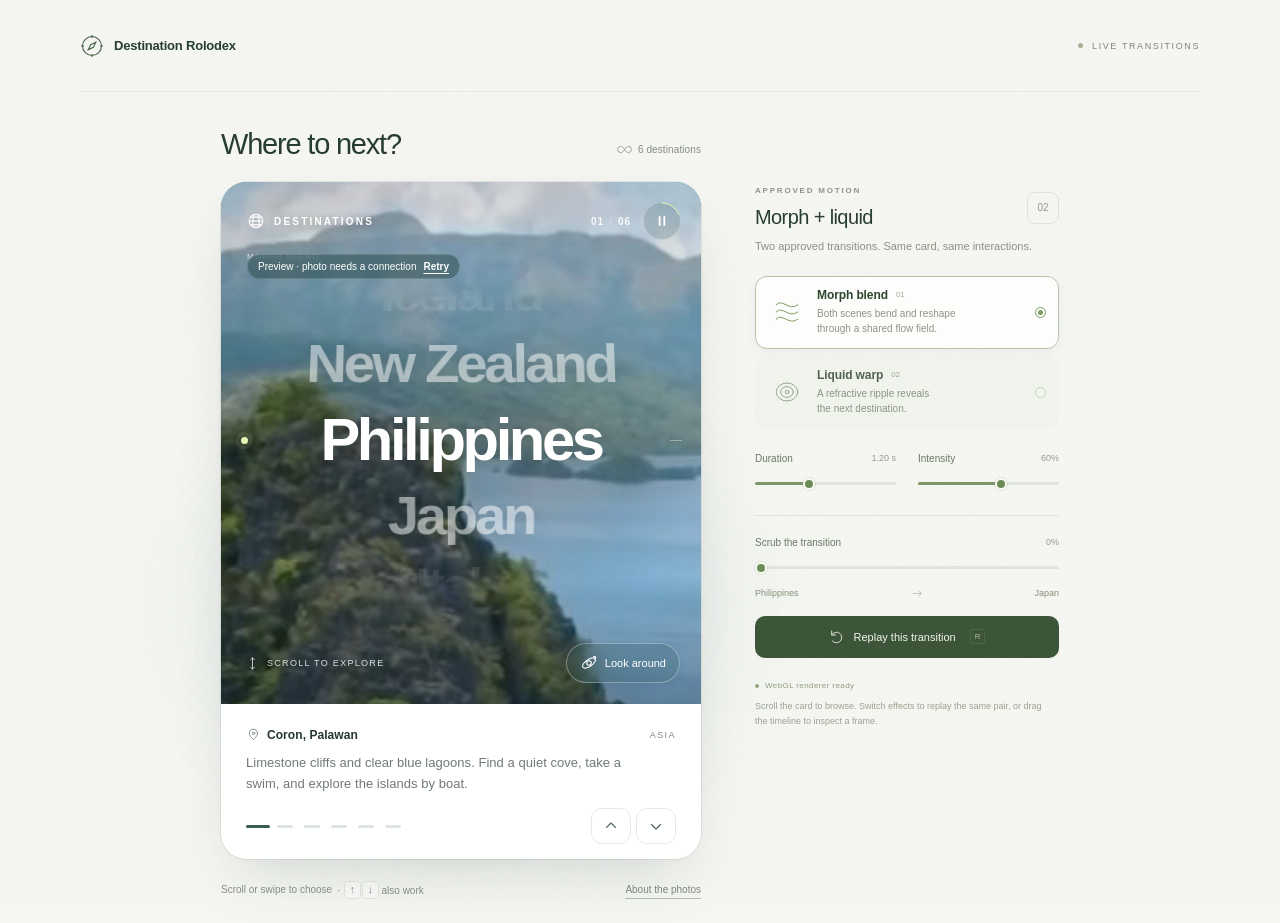
<file: prototype/source/index.html>
<!doctype html>
<html lang="en">
<head>
<meta charset="UTF-8">
<meta name="viewport" content="width=device-width, initial-scale=1">
<meta name="color-scheme" content="light">
<meta name="theme-color" content="#f5f6f2">
<meta name="description" content="An interactive destination card with an infinitely looping country selector and parallax photography.">
<title>Destination Rolodex · Uno Handoff · Approved Transitions</title>
<link rel="icon" href="data:image/svg+xml,%3Csvg xmlns='http://www.w3.org/2000/svg' viewBox='0 0 40 40'%3E%3Crect width='40' height='40' rx='12' fill='%232d493a'/%3E%3Cg fill='none' stroke='%23e5f5b6' stroke-width='1.4'%3E%3Ccircle cx='20' cy='20' r='12'/%3E%3Cellipse cx='20' cy='20' rx='5' ry='12'/%3E%3Cpath d='M8 20h24M11 13h18M11 27h18'/%3E%3C/g%3E%3C/svg%3E">
<link rel="stylesheet" href="demo.css">
</head>
<body>
<div class="page-grain" aria-hidden="true"></div>
<header>
  <div class="brand"><svg viewBox="0 0 24 24" fill="none" stroke="currentColor" stroke-width="1.1" aria-hidden="true"><circle cx="12" cy="12" r="9.5"/><path d="m15.8 8.2-2.5 5.1-5.1 2.5 2.5-5.1 5.1-2.5Z"/><path d="M12 1v3m0 16v3M1 12h3m16 0h3"/></svg>Destination Rolodex</div>
  <span class="spec"><i></i>LIVE TRANSITIONS</span>
</header>
<main>
 <div class="lab-layout"><div class="prototype">
  <div class="component-label"><h1>Where to next?</h1><span class="country-count"><svg viewBox="0 0 24 24" fill="none" stroke="currentColor" aria-hidden="true"><path d="M12 12c-2.2-3.4-3.9-5-6.1-5a5 5 0 0 0 0 10c2.2 0 3.9-1.6 6.1-5s3.9-5 6.1-5a5 5 0 0 1 0 10c-2.2 0-3.9-1.6-6.1-5Z"/></svg>6 destinations</span></div>
  <div class="destination-shell"><destination-rolodex id="destinations" autoplay interval="5500"></destination-rolodex></div>
  <div class="under-card"><span class="instructions">Scroll or swipe to choose<span class="keyboard-hint"> · <kbd class="key">↑</kbd><kbd class="key">↓</kbd> also work</span></span><button class="credit-button" type="button" id="open-credits">About the photos</button></div>
</div>
<aside class="motion-lab" aria-labelledby="lab-title">
  <div class="lab-heading"><div><div class="lab-kicker">APPROVED MOTION</div><h2 id="lab-title">Morph + liquid</h2></div><span class="lab-version">02</span></div>
  <p class="lab-intro">Two approved transitions. Same card, same interactions.</p>
  <div class="effect-options" role="radiogroup" aria-label="Photo transition">
    <button class="effect-option" role="radio" aria-checked="true" data-effect="morph" tabindex="0">
      <span class="effect-glyph" aria-hidden="true"><svg viewBox="0 0 40 40"><path d="M8 12c7-8 14 8 24 0M8 20c7-8 14 8 24 0M8 28c7-8 14 8 24 0"/></svg></span><span class="effect-copy"><span class="effect-name">Morph blend <small>01</small></span><span class="effect-description">Both scenes bend and reshape<br>through a shared flow field.</span></span><span class="radio-dot" aria-hidden="true"></span>
    </button>
    <button class="effect-option" role="radio" aria-checked="false" data-effect="liquid" tabindex="-1">
      <span class="effect-glyph" aria-hidden="true"><svg viewBox="0 0 40 40"><ellipse cx="20" cy="20" rx="12" ry="10"/><ellipse cx="20" cy="20" rx="7" ry="6"/><circle cx="20" cy="20" r="2"/></svg></span><span class="effect-copy"><span class="effect-name">Liquid warp <small>02</small></span><span class="effect-description">A refractive ripple reveals<br>the next destination.</span></span><span class="radio-dot" aria-hidden="true"></span>
    </button>
</div>
  <div class="lab-tuning">
    <div class="setting"><div class="setting-head"><label for="duration">Duration</label><output for="duration" id="duration-value">1.20 s</output></div><input id="duration" type="range" min="500" max="2400" step="50" value="1200" aria-label="Transition duration in milliseconds"></div>
    <div class="setting"><div class="setting-head"><label for="strength">Intensity</label><output for="strength" id="strength-value">60%</output></div><input id="strength" type="range" min="0" max="100" step="1" value="60" aria-label="Transition intensity"></div>
  </div>
  <div class="playback">
    <div class="setting-head"><label for="timeline">Scrub the transition</label><output for="timeline" id="timeline-value">0%</output></div>
    <input id="timeline" type="range" min="0" max="1000" step="1" value="0" aria-label="Transition progress">
    <div class="test-route"><span id="route-from">Philippines</span><svg viewBox="0 0 24 24" aria-hidden="true"><path d="M4 12h16m-5-5 5 5-5 5"/></svg><span id="route-to">Japan</span></div>
    <button id="replay" class="replay-button" type="button"><svg viewBox="0 0 24 24" aria-hidden="true"><path d="M4 9a8 8 0 1 1 1 9M4 3v6h6"/></svg><span>Replay this transition</span><kbd>R</kbd></button>
  </div>
<div class="lab-status"><i id="renderer-dot"></i><span id="renderer-status" role="status">Preparing renderer</span></div>
  <p class="lab-help">Scroll the card to browse. Switch effects to replay the same pair, or drag the timeline to inspect a frame.</p>
</aside>

 </div>
</main>
<dialog id="credits" aria-labelledby="credits-title">
 <div class="dialog-head"><h2 id="credits-title">Behind the destinations</h2><button type="button" id="close-credits" aria-label="Close photo credits">×</button></div>
 <p>Each country has its own background photo. This connected prototype uses the original online photos. A local loading preview is bundled. Run tools/fetch_assets.py, then tools/build_prototype.py --offline from the handoff root to embed all six photos.</p>
 <ul id="photo-list"></ul>
 <p class="note">Look around adds a constrained pan, zoom, and perspective effect to a flat photograph. It is not a 360° panorama or a reconstructed 3D scene. A small crop of the supplied reference image is included as the initial Philippines loading preview. The reference and this preview are not cleared production photography. The morph uses procedural texture displacement, not landmark tracking or true 3D geometry. Photo shaders need WebGL and cross-origin image permission; otherwise the original crossfade remains available.</p>
</dialog>
<script src="transition-engine.js"></script>
<script src="rolodex.js"></script>
<script src="destinations.js"></script>
<script src="demo.js"></script>
<script src="lab.js"></script>
</body>
</html>
</file>
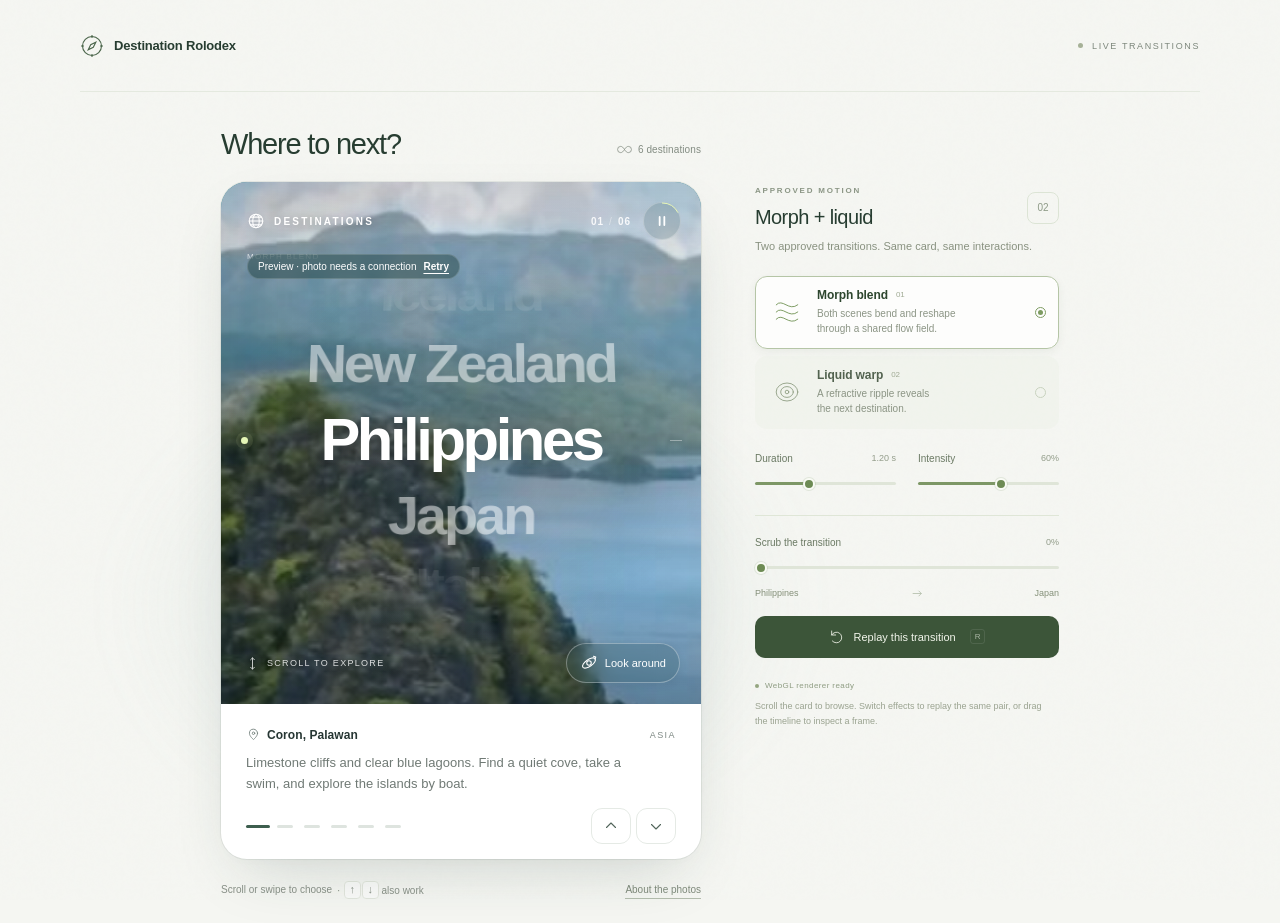
<file: destination-rolodex-approved.html>
<!doctype html>
<html lang="en">
<head>
<meta charset="UTF-8">
<meta name="viewport" content="width=device-width, initial-scale=1">
<meta name="color-scheme" content="light">
<meta name="theme-color" content="#f5f6f2">
<meta name="description" content="An interactive destination card with an infinitely looping country selector and parallax photography.">
<title>Destination Rolodex · Uno Handoff · Approved Transitions</title>
<link rel="icon" href="data:image/svg+xml,%3Csvg xmlns='http://www.w3.org/2000/svg' viewBox='0 0 40 40'%3E%3Crect width='40' height='40' rx='12' fill='%232d493a'/%3E%3Cg fill='none' stroke='%23e5f5b6' stroke-width='1.4'%3E%3Ccircle cx='20' cy='20' r='12'/%3E%3Cellipse cx='20' cy='20' rx='5' ry='12'/%3E%3Cpath d='M8 20h24M11 13h18M11 27h18'/%3E%3C/g%3E%3C/svg%3E">
<style>
:root{color-scheme:light;font-family:Inter,"Helvetica Neue",Arial,sans-serif;color:#273d31;background:#f5f6f2;-webkit-font-smoothing:antialiased}
*{box-sizing:border-box}
body{margin:0;min-height:100svh}
button,a{-webkit-tap-highlight-color:transparent}
.page-grain{position:fixed;inset:0;pointer-events:none;background-image:url("data:image/svg+xml,%3Csvg viewBox='0 0 180 180' xmlns='http://www.w3.org/2000/svg'%3E%3Cfilter id='n'%3E%3CfeTurbulence type='fractalNoise' baseFrequency='.82' numOctaves='3' stitchTiles='stitch'/%3E%3C/filter%3E%3Cpath fill='%23000' opacity='.09' filter='url(%23n)' d='M0 0h180v180H0z'/%3E%3C/svg%3E");opacity:.19;z-index:-1}
header{width:min(1120px,calc(100% - 72px));height:88px;display:flex;align-items:center;justify-content:space-between;margin:0 auto;border-bottom:1px solid #e4e9df}
.brand{display:flex;align-items:center;gap:10px;font-size:13px;font-weight:600;letter-spacing:-.2px}
.brand svg{width:24px;height:24px;color:#496449}
.spec{display:flex;align-items:center;gap:9px;color:#7d877c;font-size:9px;letter-spacing:1.6px}
.spec i{width:5px;height:5px;border-radius:50%;background:#a6b197}
main{width:100%;padding:30px 24px 24px;display:flex;flex-direction:column;align-items:center;position:relative}
.component-label{width:min(480px,100%);display:flex;justify-content:space-between;align-items:flex-end;margin-bottom:19px}
h1{font-size:29px;letter-spacing:-1.2px;font-weight:500;line-height:1.1;margin:0}
.country-count{display:flex;gap:6px;align-items:center;font-size:10px;color:#838c82;letter-spacing:.1px;margin-bottom:4px}
.country-count svg{width:15px;height:15px;stroke-width:1.2}
.destination-shell{position:relative;width:min(480px,100%)}
.destination-shell:before{content:"";position:absolute;z-index:-1;inset:20% -32% -5%;border-radius:50%;background:radial-gradient(ellipse,#82aaa832,transparent 63%);filter:blur(26px);pointer-events:none}
.under-card{width:min(480px,100%);display:flex;justify-content:space-between;align-items:center;margin-top:22px;gap:15px;color:#889087;font-size:10px;line-height:1.5}
.instructions{display:flex;align-items:center;gap:5px}
.key{font-family:inherit;display:inline-grid;place-items:center;width:17px;height:18px;font-size:11px;line-height:1;background:#ffffff85;border:1px solid #e2e6dd;border-radius:4px;margin-left:1px}
.credit-button{font:inherit;background:none;border:0;border-bottom:1px solid #b4bdae;padding:1px 0;color:#7e897a;cursor:pointer}
.credit-button:hover{color:#304633}
button:focus-visible,a:focus-visible{outline:2px solid #86a768;outline-offset:4px}
footer{display:flex;justify-content:center;font-size:9px;letter-spacing:1.2px;text-transform:uppercase;color:#a4ac9e;padding:5px 20px 24px}
dialog{max-width:520px;width:calc(100% - 40px);max-height:calc(100svh - 50px);overflow:auto;border:1px solid #dfe5d9;border-radius:22px;padding:28px;background:#fbfcf9;color:#304235;box-shadow:0 24px 80px #142e2833}
dialog::backdrop{background:#14271b55;backdrop-filter:blur(5px)}
.dialog-head{display:flex;align-items:center;justify-content:space-between;gap:15px;margin-bottom:19px}
.dialog-head h2{font-size:20px;letter-spacing:-.7px;margin:0;font-weight:500}
.dialog-head button{width:32px;height:32px;border:1px solid #dae2d6;border-radius:50%;background:transparent;font-size:21px;color:#61755e;cursor:pointer}
dialog p{font-size:12px;line-height:1.7;color:#75816f}dialog ul{list-style:none;padding:0;margin:20px 0}dialog li{display:flex;justify-content:space-between;gap:12px;border-top:1px solid #e3e9dd;padding:13px 0;font-size:12px}dialog li span{white-space:nowrap;color:#465740}dialog a{font-size:11px;color:#76826e;text-decoration:none;text-align:right}dialog a:hover{text-decoration:underline}dialog .note{font-size:11px;border-top:1px solid #e3e9dd;padding-top:15px;margin-bottom:0}
@media(min-width:1100px) and (min-height:850px){main{padding-top:37px}.component-label{margin-bottom:21px}header{height:92px}}
@media(max-width:560px){header{width:calc(100% - 40px);height:70px}.spec{font-size:8px;letter-spacing:1.2px}.brand{font-size:12px}.brand svg{width:21px;height:21px}main{padding:24px 17px 19px}h1{font-size:27px}.component-label{margin-bottom:17px}.country-count{font-size:9px}.under-card{margin-top:19px;font-size:9px}.keyboard-hint{display:none}destination-rolodex{--rolodex-radius:23px;--rolodex-scene-height:clamp(340px,55svh,510px)}footer{font-size:8px;letter-spacing:1px;padding-bottom:20px}.destination-shell:before{inset:20% -10% -5%}}
@media(max-height:760px) and (min-width:561px){header{height:65px}main{padding-top:22px}h1{font-size:25px}.component-label{margin-bottom:15px}.under-card{margin-top:17px}destination-rolodex{--rolodex-scene-height:360px}footer{padding-bottom:15px}}
@media(prefers-reduced-motion:reduce){*,*::before,*::after{scroll-behavior:auto!important;animation:none!important;transition:none!important}}

/* Motion experiments sit beside the existing card; the component itself keeps v1's design. */
.lab-layout{display:grid;grid-template-columns:minmax(0,480px) 304px;gap:54px;width:min(838px,100%);align-items:start}
.prototype{min-width:0}.motion-lab{padding-top:57px;min-width:0}
.lab-heading{display:flex;align-items:center;justify-content:space-between}
.lab-kicker{font-size:8px;letter-spacing:1.8px;font-weight:600;color:#8b9685;margin-bottom:10px}
.lab-heading h2{font-weight:500;font-size:20px;letter-spacing:-.6px;line-height:1.2;margin:0}
.lab-version{font-size:10px;color:#8d9a86;border:1px solid #dce4d5;border-radius:8px;display:grid;place-items:center;width:32px;height:32px;font-variant-numeric:tabular-nums}
.lab-intro{font-size:11px;color:#899280;margin:9px 0 20px;line-height:1.6}
.effect-options{display:flex;flex-direction:column;gap:7px}
.effect-option{appearance:none;font-family:inherit;width:100%;display:flex;align-items:center;text-align:left;gap:12px;padding:11px 12px;border:1px solid transparent;border-radius:12px;color:#52624f;cursor:pointer;background:#ecf0e766;transition:background 160ms,border-color 160ms,box-shadow 160ms}
.effect-option:hover{border-color:#d7e0d0;background:#f9fbf5}
.effect-option[aria-checked=true]{background:#ffffffc9;border-color:#b5c5a6;box-shadow:0 3px 9px #324b3410;color:#2d462e}
.effect-glyph{width:37px;height:40px;display:grid;place-items:center;color:#8b9a7e;flex-shrink:0}
.effect-glyph svg{width:36px;height:36px;fill:none;stroke:currentColor;stroke-width:.95;stroke-linecap:round;stroke-linejoin:round}
.effect-option[aria-checked=true] .effect-glyph{color:#698c4a}
.effect-copy{flex:1;min-width:0}.effect-name{font-size:12px;font-weight:550;letter-spacing:-.1px;display:flex;align-items:center;gap:8px}
.effect-name small{font-size:8px;font-weight:400;color:#a0aa94;font-variant-numeric:tabular-nums}
.effect-description{display:block;font-size:10px;line-height:1.55;color:#8b9484;margin-top:4px}
.radio-dot{width:11px;height:11px;border-radius:50%;border:1px solid #c7d1bd;flex-shrink:0;padding:2px;background-clip:content-box}
.effect-option[aria-checked=true] .radio-dot{background-color:#7d9b61;border-color:#7d9b61}
.lab-tuning{display:grid;grid-template-columns:1fr 1fr;gap:22px;margin-top:23px}
.setting-head{display:flex;justify-content:space-between;align-items:center;gap:8px;font-size:10px;color:#6a7963;line-height:1.4;margin-bottom:8px}
.setting-head output{font-size:9px;color:#939d8a;font-variant-numeric:tabular-nums;min-width:35px;text-align:right}
.motion-lab input[type=range]{width:100%;height:20px;margin:0;display:block;appearance:none;-webkit-appearance:none;background:transparent;cursor:pointer;touch-action:pan-y}
.motion-lab input[type=range]::-webkit-slider-runnable-track{height:3px;background:linear-gradient(to right,#7d9766 0%,#7d9766 var(--fill,50%),#dfe5d8 var(--fill,50%),#dfe5d8 100%);border-radius:3px}
.motion-lab input[type=range]::-webkit-slider-thumb{appearance:none;-webkit-appearance:none;border:2px solid #f9fbf5;background:#6d8b54;border-radius:50%;height:12px;width:12px;margin-top:-4.5px;box-shadow:0 0 0 1px #93a88033}
.motion-lab input[type=range]::-moz-range-track{height:3px;border-radius:3px;background:#dfe5d8}
.motion-lab input[type=range]::-moz-range-progress{height:3px;border-radius:3px;background:#7d9766}
.motion-lab input[type=range]::-moz-range-thumb{border:2px solid #f9fbf5;background:#6d8b54;border-radius:50%;height:8px;width:8px}
.motion-lab input:focus-visible{outline:2px solid #86a768;outline-offset:3px;border-radius:5px}
.playback{margin-top:21px;padding-top:20px;border-top:1px solid #dfe6d7}
.test-route{display:flex;align-items:center;justify-content:space-between;gap:8px;color:#849079;font-size:9px;margin-top:9px;font-variant-numeric:tabular-nums}
.test-route svg{width:18px;height:13px;fill:none;stroke:#a5b29a;stroke-width:1.25}
.replay-button{display:flex;justify-content:center;align-items:center;gap:9px;width:100%;height:42px;margin-top:16px;border:0;border-radius:10px;color:#f3f6ec;background:#3c5539;font-family:inherit;font-weight:500;font-size:11px;cursor:pointer;transition:background 150ms,transform 150ms}
.replay-button:hover{background:#4b6846}.replay-button:active{transform:scale(.99)}
.replay-button svg{width:16px;height:16px;fill:none;stroke:currentColor;stroke-width:1.25;stroke-linecap:round;stroke-linejoin:round}
.replay-button kbd{font:inherit;font-size:8px;border:1px solid #ffffff29;border-radius:3px;padding:2px 4px;margin-left:5px;opacity:.6}
.replay-button[aria-busy=true]{opacity:.65;cursor:progress}
.baseline-row{display:flex;justify-content:space-between;align-items:center;margin-top:16px;font-size:9px;color:#97a08e;gap:12px}
.baseline-row button{font:inherit;font-size:9px;padding:3px 0;border:0;border-bottom:1px solid #c2cdb7;background:transparent;color:#6e8260;cursor:pointer}
.baseline-row button[aria-pressed=true]{font-weight:650;color:#2e482d;border-bottom-color:#526e41}
.lab-status{display:flex;align-items:center;gap:6px;margin-top:22px;font-size:8px;letter-spacing:.4px;color:#8e9c82;min-height:12px}
.lab-status i{width:4px;height:4px;border-radius:50%;background:#93a57f;flex-shrink:0}.lab-status i.fallback{background:#bc9867}
.lab-help{font-size:9px;line-height:1.7;color:#9aa390;margin:7px 0 0;max-width:295px}
footer{padding-top:13px}
@media (max-width:900px){.lab-layout{gap:32px;grid-template-columns:minmax(0,480px) 276px;width:min(788px,100%)}.effect-option{gap:8px;padding:10px}.effect-glyph{width:33px}.effect-description{font-size:9px}.lab-tuning{gap:17px}.lab-heading h2{font-size:18px}}
@media (max-width:720px){.lab-layout{display:flex;flex-direction:column;gap:31px;width:min(480px,100%)}.prototype{width:100%}.motion-lab{padding:25px 0 5px;width:100%;border-top:1px solid #dce4d5}.effect-options{display:grid;grid-template-columns:1fr 1fr;gap:8px}.effect-glyph{display:none}.effect-option{padding:13px 12px;min-height:81px}.effect-description{font-size:9px}.effect-name{font-size:12px}.lab-heading h2{font-size:21px}.lab-tuning{margin-top:20px;gap:28px}.lab-intro{margin-bottom:15px}.lab-status{margin-top:19px}.lab-help{max-width:none}.playback{margin-top:18px;padding-top:17px}.lab-kicker{font-size:8px}.lab-version{font-size:10px}}
@media (max-width:360px){.effect-option{padding:11px 9px}.effect-name{font-size:11px}.effect-description{font-size:8px}.effect-name small{display:none}}
@media (min-width:721px) and (max-height:790px){.motion-lab{padding-top:44px}.lab-intro{margin:6px 0 13px}.effect-option{padding:8px 10px}.effect-description{font-size:9px}.lab-tuning{margin-top:16px}.playback{margin-top:13px;padding-top:15px}.lab-status{margin-top:15px}.lab-help{font-size:8px}.lab-heading h2{font-size:19px}.lab-kicker{margin-bottom:6px}}
/* Clip only the decorative glow, never the card or controls. */
body{overflow-x:clip}
@media(max-width:720px){.destination-shell:before{left:0;right:0}}

</style>
</head>
<body>
<div class="page-grain" aria-hidden="true"></div>
<header>
  <div class="brand"><svg viewBox="0 0 24 24" fill="none" stroke="currentColor" stroke-width="1.1" aria-hidden="true"><circle cx="12" cy="12" r="9.5"/><path d="m15.8 8.2-2.5 5.1-5.1 2.5 2.5-5.1 5.1-2.5Z"/><path d="M12 1v3m0 16v3M1 12h3m16 0h3"/></svg>Destination Rolodex</div>
  <span class="spec"><i></i>LIVE TRANSITIONS</span>
</header>
<main>
 <div class="lab-layout"><div class="prototype">
  <div class="component-label"><h1>Where to next?</h1><span class="country-count"><svg viewBox="0 0 24 24" fill="none" stroke="currentColor" aria-hidden="true"><path d="M12 12c-2.2-3.4-3.9-5-6.1-5a5 5 0 0 0 0 10c2.2 0 3.9-1.6 6.1-5s3.9-5 6.1-5a5 5 0 0 1 0 10c-2.2 0-3.9-1.6-6.1-5Z"/></svg>6 destinations</span></div>
  <div class="destination-shell"><destination-rolodex id="destinations" autoplay interval="5500"></destination-rolodex></div>
  <div class="under-card"><span class="instructions">Scroll or swipe to choose<span class="keyboard-hint"> · <kbd class="key">↑</kbd><kbd class="key">↓</kbd> also work</span></span><button class="credit-button" type="button" id="open-credits">About the photos</button></div>
</div>
<aside class="motion-lab" aria-labelledby="lab-title">
  <div class="lab-heading"><div><div class="lab-kicker">APPROVED MOTION</div><h2 id="lab-title">Morph + liquid</h2></div><span class="lab-version">02</span></div>
  <p class="lab-intro">Two approved transitions. Same card, same interactions.</p>
  <div class="effect-options" role="radiogroup" aria-label="Photo transition">
    <button class="effect-option" role="radio" aria-checked="true" data-effect="morph" tabindex="0">
      <span class="effect-glyph" aria-hidden="true"><svg viewBox="0 0 40 40"><path d="M8 12c7-8 14 8 24 0M8 20c7-8 14 8 24 0M8 28c7-8 14 8 24 0"/></svg></span><span class="effect-copy"><span class="effect-name">Morph blend <small>01</small></span><span class="effect-description">Both scenes bend and reshape<br>through a shared flow field.</span></span><span class="radio-dot" aria-hidden="true"></span>
    </button>
    <button class="effect-option" role="radio" aria-checked="false" data-effect="liquid" tabindex="-1">
      <span class="effect-glyph" aria-hidden="true"><svg viewBox="0 0 40 40"><ellipse cx="20" cy="20" rx="12" ry="10"/><ellipse cx="20" cy="20" rx="7" ry="6"/><circle cx="20" cy="20" r="2"/></svg></span><span class="effect-copy"><span class="effect-name">Liquid warp <small>02</small></span><span class="effect-description">A refractive ripple reveals<br>the next destination.</span></span><span class="radio-dot" aria-hidden="true"></span>
    </button>
</div>
  <div class="lab-tuning">
    <div class="setting"><div class="setting-head"><label for="duration">Duration</label><output for="duration" id="duration-value">1.20 s</output></div><input id="duration" type="range" min="500" max="2400" step="50" value="1200" aria-label="Transition duration in milliseconds"></div>
    <div class="setting"><div class="setting-head"><label for="strength">Intensity</label><output for="strength" id="strength-value">60%</output></div><input id="strength" type="range" min="0" max="100" step="1" value="60" aria-label="Transition intensity"></div>
  </div>
  <div class="playback">
    <div class="setting-head"><label for="timeline">Scrub the transition</label><output for="timeline" id="timeline-value">0%</output></div>
    <input id="timeline" type="range" min="0" max="1000" step="1" value="0" aria-label="Transition progress">
    <div class="test-route"><span id="route-from">Philippines</span><svg viewBox="0 0 24 24" aria-hidden="true"><path d="M4 12h16m-5-5 5 5-5 5"/></svg><span id="route-to">Japan</span></div>
    <button id="replay" class="replay-button" type="button"><svg viewBox="0 0 24 24" aria-hidden="true"><path d="M4 9a8 8 0 1 1 1 9M4 3v6h6"/></svg><span>Replay this transition</span><kbd>R</kbd></button>
  </div>
<div class="lab-status"><i id="renderer-dot"></i><span id="renderer-status" role="status">Preparing renderer</span></div>
  <p class="lab-help">Scroll the card to browse. Switch effects to replay the same pair, or drag the timeline to inspect a frame.</p>
</aside>

 </div>
</main>
<dialog id="credits" aria-labelledby="credits-title">
 <div class="dialog-head"><h2 id="credits-title">Behind the destinations</h2><button type="button" id="close-credits" aria-label="Close photo credits">×</button></div>
 <p>Each country has its own background photo. This connected prototype uses the original online photos. A local loading preview is bundled. Run tools/fetch_assets.py, then tools/build_prototype.py --offline from the handoff root to embed all six photos.</p>
 <ul id="photo-list"></ul>
 <p class="note">Look around adds a constrained pan, zoom, and perspective effect to a flat photograph. It is not a 360° panorama or a reconstructed 3D scene. A small crop of the supplied reference image is included as the initial Philippines loading preview. The reference and this preview are not cleared production photography. The morph uses procedural texture displacement, not landmark tracking or true 3D geometry. Photo shaders need WebGL and cross-origin image permission; otherwise the original crossfade remains available.</p>
</dialog>
<script>
/**
 * Destination photo transitions. WebGL 1, no third-party runtime.
 * The morph is a procedural displacement morph, not optical flow or reconstructed geometry.
 * All media remain ordinary DOM layers underneath the progressive-enhancement canvas.
 */
(() => {
  'use strict';
  const clamp = (n,a,b) => Math.max(a,Math.min(b,n));
  const modes = { morph:0, liquid:1 };
  const vertex = `
    attribute vec2 aPosition;
    varying vec2 vUv;
    void main(){ vUv=aPosition*.5+.5; gl_Position=vec4(aPosition,0.,1.); }
  `;
  const fragment = `
    precision highp float;
    varying vec2 vUv;
    uniform sampler2D uFrom;
    uniform sampler2D uTo;
    uniform float uProgress, uStrength, uDirection, uAspect, uAspectA, uAspectB;
    uniform vec2 uFocalA, uFocalB;
    uniform int uMode;
    const float PI=3.141592653589793;
    float hash(vec2 p){return fract(sin(dot(p,vec2(127.1,311.7)))*43758.5453);}
    float noise(vec2 p){
      vec2 i=floor(p),f=fract(p);f=f*f*(3.-2.*f);
      return mix(mix(hash(i),hash(i+vec2(1,0)),f.x),mix(hash(i+vec2(0,1)),hash(i+vec2(1,1)),f.x),f.y);
    }
    float fbm(vec2 p){return .58*noise(p)+.28*noise(p*2.03+5.7)+.14*noise(p*4.11+11.2);}
    vec2 crop(vec2 uv,float aspect,vec2 focal){
      vec2 scale=aspect>uAspect?vec2(uAspect/aspect,1.):vec2(1.,aspect/uAspect);
      return clamp(uv*scale+(1.-scale)*vec2(focal.x,1.-focal.y),vec2(.001),vec2(.999));
    }
    vec4 A(vec2 uv){return texture2D(uFrom,crop(uv,uAspectA,uFocalA));}
    vec4 B(vec2 uv){return texture2D(uTo,crop(uv,uAspectB,uFocalB));}
    float ease(float t){return t*t*(3.-2.*t);}
    float luma(vec4 c){return dot(c.rgb,vec3(.2126,.7152,.0722));}
    vec4 morph(vec2 uv,float p){
      float bell=sin(PI*p);
      vec2 q=uv*vec2(2.7*uAspect,2.7);
      // Both images are advected through one low-frequency field in opposing directions.
      float n=fbm(q+vec2(p*.32,-p*.38*uDirection));
      float m=fbm(q+vec2(7.1,3.8)+vec2(-p*.26,p*.4));
      float a=luma(A(uv)),b=luma(B(uv));
      vec2 field=vec2(n-.5,m-.5)+vec2((a-b)*.19,(a+b-1.)*.10);
      float power=(.18+uStrength*.48)*bell;
      vec2 drift=vec2(sin(uv.y*PI*2.+p*PI)*.028,uDirection*.045)*bell;
      vec2 va=uv+field*power*p+drift*p;
      vec2 vb=uv-field*power*(1.-p)-drift*(1.-p);
      float mask=clamp(p+(n-.5)*bell*(.55+.3*uStrength),0.,1.);
      return mix(A(va),B(vb),smoothstep(0.,1.,mask));
    }
    vec4 liquid(vec2 uv,float p){
      vec2 origin=vec2(.48,uDirection>0.?.38:.62);
      vec2 v=(uv-origin)*vec2(uAspect,1.);
      float r=length(v);
      vec2 normal=v/max(r,.0001)/vec2(uAspect,1.);
      float radius=p*1.35-.13;
      float wobble=(noise(uv*4.8)-.5)*.035*sin(PI*p);
      float sd=r-radius+wobble;
      float ring=exp(-pow(sd/(.095+.045*uStrength),2.));
      float wave=sin(sd*25.-p*5.5)*ring;
      float displacement=wave*(.025+.085*uStrength)*sin(PI*p);
      vec2 va=uv+normal*displacement;
      vec2 vb=origin+(uv-origin)*(1.-ring*.07*uStrength)-normal*displacement*.78;
      float mask=1.-smoothstep(-.065,.065,sd);
      vec4 ca=A(va),cb=B(vb);
      // Very small spectral separation at the moving liquid edge, not a full-screen blur.
      float fringe=ring*.0035*uStrength*sin(PI*p);
      ca.r=A(va+normal*fringe).r;ca.b=A(va-normal*fringe).b;
      cb.r=B(vb-normal*fringe).r;cb.b=B(vb+normal*fringe).b;
      vec4 c=mix(ca,cb,mask);
      c.rgb+=ring*.035*uStrength*sin(PI*p);
      return c;
    }
    void main(){
      float p=clamp(uProgress,0.,1.);
      if(p<=.00001){gl_FragColor=A(vUv);return;}
      if(p>=.99999){gl_FragColor=B(vUv);return;}
      vec4 color;
      if(uMode==0)color=morph(vUv,p);
      else if(uMode==1)color=liquid(vUv,p);
      else color=mix(A(vUv),B(vUv),ease(p));
      gl_FragColor=vec4(color.rgb,1.);
    }
  `;

  class SceneTransitions {
    constructor(container, callbacks={}) {
      this.container=container;this.callbacks=callbacks;this.cache=new Map();
      this.frame=0;this.generation=0;this.active=false;this.progress=0;this.mode='morph';
      this.canvas=document.createElement('canvas');this.canvas.className='transition-canvas';
      this.canvas.setAttribute('aria-hidden','true');container.append(this.canvas);
      try {
        const gl=this.canvas.getContext('webgl',{alpha:false,antialias:false,depth:false,stencil:false,preserveDrawingBuffer:true,powerPreference:'low-power'});
        if(!gl)throw new Error('WebGL is unavailable.');
        this.gl=gl;
        const compile=(type,source)=>{
          const s=gl.createShader(type);gl.shaderSource(s,source);gl.compileShader(s);
          if(!gl.getShaderParameter(s,gl.COMPILE_STATUS)){const log=gl.getShaderInfoLog(s);gl.deleteShader(s);throw new Error(log);}
          return s;
        };
        this.program=gl.createProgram();
        const vs=compile(gl.VERTEX_SHADER,vertex),fs=compile(gl.FRAGMENT_SHADER,fragment);
        gl.attachShader(this.program,vs);gl.attachShader(this.program,fs);gl.linkProgram(this.program);
        gl.deleteShader(vs);gl.deleteShader(fs);
        if(!gl.getProgramParameter(this.program,gl.LINK_STATUS))throw new Error(gl.getProgramInfoLog(this.program));
        gl.useProgram(this.program);
        this.buffer=gl.createBuffer();gl.bindBuffer(gl.ARRAY_BUFFER,this.buffer);
        gl.bufferData(gl.ARRAY_BUFFER,new Float32Array([-1,-1,1,-1,-1,1,-1,1,1,-1,1,1]),gl.STATIC_DRAW);
        const pos=gl.getAttribLocation(this.program,'aPosition');
        gl.enableVertexAttribArray(pos);gl.vertexAttribPointer(pos,2,gl.FLOAT,false,0,0);
        this.uniforms={};
        ['uFrom','uTo','uProgress','uStrength','uDirection','uAspect','uAspectA','uAspectB','uFocalA','uFocalB','uMode'].forEach(n=>this.uniforms[n]=gl.getUniformLocation(this.program,n));
        gl.uniform1i(this.uniforms.uFrom,0);gl.uniform1i(this.uniforms.uTo,1);
        this.available=true;
      } catch(error){ this.available=false;this.error=error.message; }
      this.canvas.addEventListener('webglcontextlost',e=>{
        e.preventDefault();this.cancel();this.available=false;this.cache.clear();
        this.callbacks.onFallback?.('Graphics context lost. Using the original crossfade.');
      });
      this._visibilityHandler=()=>{this.skipTime=true;};
      document.addEventListener('visibilitychange',this._visibilityHandler);
      this.resizeObserver=new ResizeObserver(()=>{if(this.active)this.draw(this.progress);});
      this.resizeObserver.observe(container);
    }

    warm(media){
      if(!this.available)return Promise.reject(new Error('WebGL unavailable.'));
      const src=media.src;
      if(this.cache.has(src))return this.cache.get(src);
      const promise=new Promise((resolve,reject)=>{
        const image=new Image();image.crossOrigin='anonymous';image.decoding='async';
        const timer=setTimeout(()=>{image.onload=image.onerror=null;reject(new Error('Photo texture timed out.'));},12000);
        image.onload=()=>{
          clearTimeout(timer);
          try {
            if(!this.available)throw new Error('WebGL unavailable.');
            const gl=this.gl,texture=gl.createTexture();
            gl.bindTexture(gl.TEXTURE_2D,texture);
            gl.texParameteri(gl.TEXTURE_2D,gl.TEXTURE_WRAP_S,gl.CLAMP_TO_EDGE);
            gl.texParameteri(gl.TEXTURE_2D,gl.TEXTURE_WRAP_T,gl.CLAMP_TO_EDGE);
            gl.texParameteri(gl.TEXTURE_2D,gl.TEXTURE_MIN_FILTER,gl.LINEAR);
            gl.texParameteri(gl.TEXTURE_2D,gl.TEXTURE_MAG_FILTER,gl.LINEAR);
            gl.pixelStorei(gl.UNPACK_FLIP_Y_WEBGL,true);
            // Limit uploaded textures without changing the DOM photograph.
            const limit=Math.min(1600,gl.getParameter(gl.MAX_TEXTURE_SIZE));
            let source=image;
            if(Math.max(image.naturalWidth,image.naturalHeight)>limit){
              const down=document.createElement('canvas'),s=limit/Math.max(image.naturalWidth,image.naturalHeight);
              down.width=Math.round(image.naturalWidth*s);down.height=Math.round(image.naturalHeight*s);
              down.getContext('2d').drawImage(image,0,0,down.width,down.height);source=down;
            }
            gl.texImage2D(gl.TEXTURE_2D,0,gl.RGBA,gl.RGBA,gl.UNSIGNED_BYTE,source);
            if(gl.getError()!==gl.NO_ERROR){gl.deleteTexture(texture);throw new Error('Photo texture upload failed.');}
            resolve({texture,aspect:image.naturalWidth/image.naturalHeight});
          } catch(error){reject(error);}
        };
        image.onerror=()=>{clearTimeout(timer);reject(new Error('This photo could not be loaded with cross-origin permission.'));};
        image.src=src;
      });
      this.cache.set(src,promise);
      promise.catch(()=>{if(this.cache.get(src)===promise)this.cache.delete(src);});
      return promise;
    }

    async configure(from,to,options){
      const ticket=++this.generation;
      cancelAnimationFrame(this.frame);this.frame=0;
      try {
        const [a,b]=await Promise.all([this.warm(from),this.warm(to)]);
        if(ticket!==this.generation)return false;
        this.a=a;this.b=b;this.from=from;this.to=to;this.options=options;
        this.mode=options.mode in modes?options.mode:'morph';
        this.active=true;this.canvas.style.opacity='1';
        this.callbacks.onStart?.({from,to,mode:this.mode,duration:options.duration,preview:!!options.preview});
        return true;
      }catch(error){
        if(ticket===this.generation){this.cancel();this.callbacks.onFallback?.(error.message);}
        return false;
      }
    }

    async play(from,to,options={}){
      if(!await this.configure(from,to,options))return false;
      const ticket=this.generation;
      let last=0,elapsed=0;
      this.draw(0);
      const tick=now=>{
        if(ticket!==this.generation)return;
        // Resume at the same phase after a hidden tab, rather than jumping on return.
        const dt=last && !this.skipTime ? now-last : 0;last=now;this.skipTime=false;
        if(!document.hidden)elapsed+=dt;
        const p=clamp(elapsed/Math.max(1,options.duration||1200),0,1);
        this.draw(p);
        if(p<1)this.frame=requestAnimationFrame(tick);
        else {
          this.frame=0;
          Promise.resolve(this.callbacks.onEnd?.({from,to,mode:this.mode,preview:!!options.preview})).then(()=>{
            if(ticket===this.generation){this.active=false;this.canvas.style.opacity='0';}
          });
        }
      };
      this.frame=requestAnimationFrame(tick);
      return true;
    }

    async seek(from,to,p,options={}){
      cancelAnimationFrame(this.frame);this.frame=0;
      const same=this.active&&this.from?.src===from.src&&this.to?.src===to.src&&this.options?.preview;
      if(!same && !await this.configure(from,to,{...options,preview:true}))return false;
      this.options={...options,preview:true};this.mode=options.mode in modes?options.mode:'morph';
      this.draw(clamp(p,0,1));return true;
    }

    draw(p){
      if(!this.available||!this.a||!this.b)return;
      this.progress=p;
      const gl=this.gl,u=this.uniforms;
      const width=this.container.clientWidth,height=this.container.clientHeight;
      if(!width||!height)return;
      const dpr=Math.min(window.devicePixelRatio||1,1.6,Math.sqrt(1500000/(width*height)));
      const w=Math.round(width*dpr),h=Math.round(height*dpr);
      if(this.canvas.width!==w||this.canvas.height!==h){this.canvas.width=w;this.canvas.height=h;}
      gl.viewport(0,0,w,h);gl.useProgram(this.program);
      gl.activeTexture(gl.TEXTURE0);gl.bindTexture(gl.TEXTURE_2D,this.a.texture);
      gl.activeTexture(gl.TEXTURE1);gl.bindTexture(gl.TEXTURE_2D,this.b.texture);
      gl.uniform1f(u.uProgress,p);gl.uniform1f(u.uStrength,this.options.strength??.6);
      gl.uniform1f(u.uDirection,this.options.direction||1);gl.uniform1f(u.uAspect,width/height);
      gl.uniform1f(u.uAspectA,this.a.aspect);gl.uniform1f(u.uAspectB,this.b.aspect);
      const focal=value=>{const v=(value||'50% 50%').match(/[\d.]+/g)||[50,50];return v.map(n=>clamp(Number(n)/100,0,1));};
      const a=focal(this.from.position),b=focal(this.to.position);
      gl.uniform2f(u.uFocalA,a[0],a[1]??a[0]);gl.uniform2f(u.uFocalB,b[0],b[1]??b[0]);
      gl.uniform1i(u.uMode,modes[this.mode]);gl.drawArrays(gl.TRIANGLES,0,6);
      this.callbacks.onFrame?.({progress:p,mode:this.mode,from:this.from,to:this.to,preview:!!this.options.preview});
    }
    cancel(){++this.generation;cancelAnimationFrame(this.frame);this.frame=0;this.active=false;this.canvas.style.opacity='0';}
    destroy(){this.cancel();document.removeEventListener('visibilitychange',this._visibilityHandler);this.resizeObserver.disconnect();const gl=this.gl;
      if(gl){for(const p of this.cache.values())p.then(v=>gl.deleteTexture(v.texture)).catch(()=>{});gl.deleteBuffer(this.buffer);gl.deleteProgram(this.program);}
      this.cache.clear();this.canvas.remove();}
  }
  window.SceneTransitions=SceneTransitions;
})();

</script>
<script>
/**
 * Destination Rolodex. Dependency-free custom element.
 * Copyright 2026. Component source licensed under MIT; photographs retain their own licenses.
 */
(() => {
  'use strict';
  if (customElements.get('destination-rolodex')) return;
  const mod = (n, d) => ((n % d) + d) % d;
  const clamp = (n, a, b) => Math.max(a, Math.min(b, n));
  const svg = (body, size = 18) => `<svg width="${size}" height="${size}" viewBox="0 0 24 24" fill="none" stroke="currentColor" stroke-width="1.45" stroke-linecap="round" stroke-linejoin="round" aria-hidden="true">${body}</svg>`;
  const icons = {
    globe: svg('<circle cx="12" cy="12" r="9"/><ellipse cx="12" cy="12" rx="4.3" ry="9"/><path d="M3 12h18M4.8 6.8h14.4M4.8 17.2h14.4"/>'),
    orbit: svg('<circle cx="12" cy="12" r="3"/><ellipse cx="12" cy="12" rx="10" ry="4.5" transform="rotate(-35 12 12)"/><path d="m18 3 3 1-1 3"/>'),
    pin: svg('<path d="M18.5 10c0 5-6.5 10-6.5 10S5.5 15 5.5 10a6.5 6.5 0 0 1 13 0Z"/><circle cx="12" cy="10" r="2"/>', 15),
    up: svg('<path d="m6 14 6-6 6 6"/>'),
    down: svg('<path d="m6 10 6 6 6-6"/>'),
    play: svg('<path d="m9 5 10 7-10 7V5Z" fill="currentColor" stroke="none"/>', 16),
    pause: svg('<path d="M8.5 6v12M15.5 6v12" stroke-width="2.7"/>', 16),
    back: svg('<path d="m10 6-6 6 6 6M4 12h16"/>', 16),
    reset: svg('<path d="M3 10a9 9 0 1 1 2 8M3 4v6h6"/>', 16),
    minus: svg('<path d="M6 12h12"/>', 16),
    plus: svg('<path d="M6 12h12M12 6v12"/>', 16),
    info: svg('<circle cx="12" cy="12" r="9"/><path d="M12 11v6M12 7v.1"/>', 15),
    close: svg('<path d="m6 6 12 12M18 6 6 18"/>'),
    scroll: svg('<path d="M12 3v18m-3-3 3 3 3-3M9 6l3-3 3 3"/>', 15),
    expand: svg('<path d="M8 3H3v5m13-5h5v5M3 16v5h5m13-5v5h-5"/>', 16),
  };
  let serial = 0;
  const stylesheet = `
    :host{display:block;width:100%;max-width:var(--rolodex-width,480px);container-type:inline-size;color:#263633;font-family:Inter,"Helvetica Neue",Arial,sans-serif;-webkit-font-smoothing:antialiased;--accent:#e5f5b6;--radius:26px;--scene-height:clamp(365px,58svh,530px)}
    *,*::before,*::after{box-sizing:border-box}
    button,a,input{-webkit-tap-highlight-color:transparent}
    button{font:inherit;cursor:pointer;color:inherit;border:0;background:none;padding:0}
    button:disabled{cursor:default;opacity:.45}
    button:focus-visible,a:focus-visible,[tabindex]:focus-visible{outline:2px solid #bce589;outline-offset:4px}
    svg{display:block;flex-shrink:0}
    .sr{position:absolute!important;width:1px;height:1px;padding:0;margin:-1px;overflow:hidden;clip:rect(0,0,0,0);white-space:nowrap;border:0}
    .card{position:relative;background:#fff;border-radius:var(--rolodex-radius,var(--radius));isolation:isolate;box-shadow:0 0 0 1px #172e2012,0 4px 8px #16312303,0 24px 64px -22px #223e3336;overflow:hidden}
    .scene{height:var(--rolodex-scene-height,var(--scene-height));min-height:340px;position:relative;isolation:isolate;background:#295c65;color:#fff;overflow:hidden;touch-action:pan-x pinch-zoom;user-select:none;-webkit-user-select:none;cursor:grab;contain:layout paint}
    .scene.dragging{cursor:grabbing}
    .layers{position:absolute;inset:-13%;pointer-events:none;will-change:transform;transform-origin:50% 50%}
    .layer{position:absolute;inset:0;opacity:0;transition:opacity 650ms cubic-bezier(.2,.7,.2,1);background-size:cover;background-position:center;overflow:hidden}
    .layer.active{opacity:1}
    .transition-canvas{position:absolute;inset:0;width:100%;height:100%;z-index:1;opacity:0;pointer-events:none}
    .layers.fx-mounted .layer{transition:none}
    .motion-badge{position:absolute;left:26px;top:70px;z-index:3;font-size:8px;letter-spacing:1.25px;text-transform:uppercase;opacity:.7;pointer-events:none}
    .scene[data-view="look"] .motion-badge{display:none}
    .layer img,.layer video{display:block;width:100%;height:100%;object-fit:cover;object-position:var(--focal,50% 50%)}
    .wash{position:absolute;inset:0;pointer-events:none;background:linear-gradient(180deg,#051d2430 0%,#021e2412 18%,#00171c18 35%,#00161e29 54%,#00161c08 76%,#061c305c 100%),linear-gradient(90deg,#00131920,transparent 45%,#0013190b)}
    .readability{position:absolute;inset:17% 0 12%;pointer-events:none;background:radial-gradient(ellipse at center,#00171f2e 0%,#00171f12 49%,transparent 74%);transition:opacity 400ms}
    .topbar{position:absolute;z-index:4;left:26px;right:20px;top:20px;display:flex;align-items:center;justify-content:space-between;gap:12px;pointer-events:none}
    .eyebrow{display:flex;align-items:center;gap:9px;font-size:10px;letter-spacing:2.2px;font-weight:600;text-shadow:0 1px 8px #00242955}
    .top-actions{display:flex;align-items:center;gap:12px;pointer-events:auto}
    .counter{font-size:10px;letter-spacing:1px;font-variant-numeric:tabular-nums;opacity:.88}
    .counter span{opacity:.5;margin:0 5px}
    .icon-button{width:38px;height:38px;display:grid;place-items:center;border:1px solid #ffffff42;border-radius:50%;background:#0c333224;backdrop-filter:blur(10px);transition:background 180ms,transform 180ms}
    .icon-button:hover{background:#ffffff25;transform:scale(1.05)}
    .icon-button:active{transform:scale(.96)}
    .play-progress{position:absolute;width:42px;height:42px;pointer-events:none;transform:rotate(-90deg)}
    .play-progress circle{stroke:var(--accent);stroke-width:1;fill:none;stroke-dasharray:113.1;stroke-dashoffset:113.1}
    .autoplay-button{position:relative}
    .picker{position:absolute;z-index:2;left:0;right:0;top:49.5%;height:300px;transform:translateY(-50%);outline:0!important;perspective:900px;transition:opacity 360ms,transform 600ms cubic-bezier(.2,.7,.2,1);mask-image:linear-gradient(transparent,#000 10%,#000 90%,transparent);-webkit-mask-image:linear-gradient(transparent,#000 10%,#000 90%,transparent)}
    .picker:focus-visible::after{content:"";position:absolute;inset:106px 13px;border:1px solid #e5f5b6a6;border-radius:8px;pointer-events:none}
    .rows{position:absolute;inset:0;transform-style:preserve-3d;pointer-events:none}
    .country-row{position:absolute;top:50%;left:24px;right:24px;height:70px;margin-top:-35px;display:flex;justify-content:center;align-items:center;white-space:nowrap;font-size:clamp(36px,12.45cqw,64px);font-weight:650;letter-spacing:-.057em;line-height:1.12;text-shadow:0 3px 20px #001c2324;transform-origin:center;will-change:transform,opacity;pointer-events:auto;cursor:pointer;backface-visibility:hidden}
    .country-row.long{font-size:clamp(34px,11.3cqw,59px)}
    .selection-marker{position:absolute;top:50%;left:20px;width:7px;height:7px;margin-top:-3.5px;border-radius:50%;background:var(--accent);box-shadow:0 0 0 5px #e5f5b619;pointer-events:none}
    .selection-marker-right{position:absolute;right:19px;top:50%;width:12px;height:1px;background:#ffffff60;pointer-events:none}
    .scene-footer{position:absolute;z-index:5;left:24px;right:21px;bottom:21px;display:flex;align-items:center;justify-content:space-between;gap:8px;pointer-events:none}
    .gesture-hint{display:flex;align-items:center;gap:7px;font-size:9px;letter-spacing:1.3px;font-weight:500;opacity:.82;white-space:nowrap;text-shadow:0 2px 6px #00202940}
    .look-toggle{display:flex;align-items:center;gap:7px;min-height:40px;padding:0 13px;border-radius:30px;border:1px solid #ffffff52;box-shadow:0 2px 8px #001b2210;background:#13373225;backdrop-filter:blur(12px);font-size:11px;font-weight:500;pointer-events:auto;transition:background 180ms,transform 180ms}
    .look-toggle:hover{background:#ffffff22}
    .look-toggle:active{transform:scale(.96)}
    .detail{padding:23px 25px 15px}
    .detail-head{display:flex;align-items:center;justify-content:space-between;gap:12px;margin-bottom:10px}
    .location{display:flex;align-items:center;gap:6px;font-size:12px;font-weight:600;min-width:0;letter-spacing:.06px}
    .location svg{color:#788581}
    .region{font-size:9px;font-weight:500;letter-spacing:1.45px;color:#7e8984;white-space:nowrap}
    .description{font-size:13px;line-height:1.65;margin:0;color:#707a75;min-height:43px;max-width:385px;letter-spacing:.035px}
    .detail-bottom{display:flex;align-items:center;justify-content:space-between;margin-top:13px;gap:12px}
    .pagination{display:flex;align-items:center;gap:3px;max-width:calc(100% - 116px);flex-wrap:wrap}
    .page-dot{height:30px;width:24px;display:flex;align-items:center;justify-content:center}
    .page-dot::after{content:"";width:16px;height:3px;border-radius:4px;background:#dee4df;transition:background 200ms,width 250ms}
    .page-dot[aria-pressed="true"]::after{background:#3d5e4e;width:24px}
    .page-dot:hover::after{background:#8da392}
    .navigation{display:flex;align-items:center;gap:5px;flex-shrink:0}
    .nav-button{width:40px;height:36px;display:grid;place-items:center;border:1px solid #e5eae5;border-radius:11px;color:#52655b;transition:background 180ms,transform 180ms}
    .nav-button:hover{background:#f3f6f2}
    .nav-button:active{transform:scale(.93)}
    .look-title{position:absolute;left:27px;right:27px;top:91px;z-index:3;opacity:0;pointer-events:none;transform:translateY(6px);transition:opacity 350ms,transform 400ms}
    .look-country{font-size:34px;letter-spacing:-1.3px;font-weight:600}
    .look-subtitle{font-size:11px;opacity:.77;line-height:1.5;margin-top:7px}
    .camera-controls{display:none;align-items:center;gap:2px;background:#092b333b;backdrop-filter:blur(12px);border:1px solid #ffffff45;border-radius:24px;padding:2px;pointer-events:auto}
    .camera-controls button{height:34px;width:33px;display:grid;place-items:center;border-radius:50%}
    .camera-controls button:hover{background:#ffffff1f}
    .camera-controls output{min-width:32px;text-align:center;font-size:9px;font-variant-numeric:tabular-nums}
    .camera-controls .reset{border-left:1px solid #ffffff29;border-radius:0;margin-left:3px;padding-left:3px}
    .photo-credit{position:absolute;z-index:3;bottom:78px;left:26px;color:#ffffffa8;text-decoration:none;font-size:9px;display:none;align-items:center;gap:5px;text-shadow:0 1px 4px #0005}
    .photo-credit:hover{color:white}
    .scene[data-view="look"]{touch-action:none}
    .scene[data-view="look"] .picker{opacity:0;transform:translateY(-46%);pointer-events:none}
    .scene[data-view="look"] .picker *{pointer-events:none}
    .scene[data-view="look"] .look-title{opacity:1;transform:translateY(0)}
    .scene[data-view="look"] .readability{opacity:0}
    .scene[data-view="look"] .gesture-hint{display:none}
    .scene[data-view="look"] .camera-controls{display:flex}
    .scene[data-view="look"] .photo-credit{display:flex}
    .scene[data-view="look"] .autoplay-button{visibility:hidden}
    .media-status{position:absolute;z-index:7;left:26px;top:72px;font-size:10px;background:#10322f66;backdrop-filter:blur(8px);border:1px solid #ffffff28;border-radius:20px;padding:6px 10px;color:white;display:none;align-items:center;gap:7px;max-width:calc(100% - 52px)}
    .media-status.visible{display:flex}
    .media-status button{font-weight:600;text-decoration:underline;text-underline-offset:3px}
    .empty{padding:50px 25px;text-align:center;font-size:14px;color:#61756c}
    @container (max-width:360px){.topbar{left:20px;right:16px}.detail{padding:20px 20px 13px}.scene-footer{left:19px;right:16px}.selection-marker{left:15px;width:6px;height:6px}.selection-marker-right{right:14px;width:9px}.region{font-size:8px;letter-spacing:1px}.location{font-size:11px}.eyebrow{font-size:9px;letter-spacing:1.5px}.description{font-size:12px}.counter{display:none}.look-toggle{padding:0 11px}.gesture-hint{font-size:8px;letter-spacing:.8px}.picker{height:266px}.nav-button{width:37px}.detail-bottom{margin-top:9px}}
    @media(prefers-reduced-motion:reduce){*,*::before,*::after{animation:none!important;transition:none!important;scroll-behavior:auto!important}.layers{will-change:auto}.country-row{will-change:auto}}
  `;

  class DestinationRolodex extends HTMLElement {
    constructor() {
      super();
      this.attachShadow({ mode: 'open' });
      this._id = `rolodex-${++serial}`;
      this._data = [];
      this._cache = new Map();
      this._loaded = new Set();
      this._position = this._target = 0;
      this._velocity = 0;
      this._index = -1;
      this._front = 0;
      this._mediaToken = 0;
      this._view = 'browse';
      this._pan = { x: 0, y: 0, targetX: 0, targetY: 0 };
      this._zoom = this._targetZoom = 1;
      this._reducedQuery = matchMedia('(prefers-reduced-motion: reduce)');
      this._reduced = this._reducedQuery.matches;
      this._auto = false;
      this._hover = false;
      this._focused = false;
      this._visible = true;
      this._progress = 0;
      this._frame = 0;
      this._last = 0;
      this._phase = 0;
      this._drag = null;
      this._rendered = false;
      this._onFrame = t => this._tick(t);
      this._transitionMode = 'morph';
      this._transitionDuration = 1200;
      this._transitionStrength = .6;
      this._previewing = false;
      this._mountSerial = 0;
      this._previewTicket = 0;
    }

    get destinations() { return this._data.map(d => ({ ...d, media: { ...d.media } })); }
    set destinations(value) {
      if (!Array.isArray(value) || !value.length) throw new TypeError('destinations must be a non-empty array.');
      const ids = new Set();
      const safeURL = (value, label) => {
        if (typeof value !== 'string' || !value.trim()) throw new TypeError(`${label} must be a non-empty URL or path.`);
        const url = new URL(value, document.baseURI);
        if (!['http:', 'https:', 'file:', 'data:', 'blob:'].includes(url.protocol)) throw new TypeError(`${label} uses an unsupported URL protocol.`);
        return value;
      };
      this._data = value.map((d, i) => {
        if (!d || typeof d.country !== 'string' || !d.country.trim()) throw new TypeError(`Destination ${i} needs a country.`);
        const id = String(d.id || i);
        if (ids.has(id)) throw new TypeError(`Duplicate destination id: ${id}`);
        ids.add(id);
        if (!d.media || !['image', 'video'].includes(d.media.type || 'image')) throw new TypeError(`Destination ${i} needs image or video media.`);
        return {
          id, country: d.country.trim(), location: String(d.location || d.country),
          region: String(d.region || ''), description: String(d.description || ''),
          color: /^#[\da-f]{3,8}$/i.test(d.color) ? d.color : '#244e51',
          media: {
            type: d.media.type || 'image', src: safeURL(d.media.src, `Destination ${i} media.src`),
            poster: d.media.poster ? safeURL(d.media.poster, 'poster') : '',
            preview: d.media.preview ? safeURL(d.media.preview, 'preview') : '',
            position: typeof d.media.position === 'string' ? d.media.position : '50% 50%',
            alt: String(d.media.alt || `${d.location || d.country}, ${d.country}`),
            credit: String(d.media.credit || ''),
            source: d.media.source ? safeURL(d.media.source, 'source') : '',
          },
        };
      });
      this._mediaToken++;
      this._fx?.cancel();this._previewing=false;this._lastTransitionPair=null;this._displayedFrame=null;this._displayedId=null;
      this._cache.clear();
      this._loaded.clear();
      const start = clamp(parseInt(this.getAttribute('initial-index') || '0', 10) || 0, 0, this._data.length - 1);
      this._position = this._target = start;
      this._velocity = 0;
      this._index = -1;
      if (this.isConnected) this._initializeData();
    }
    get selectedIndex() { return this._index; }
    get selectedDestination() { return this._index < 0 ? null : this.destinations[this._index]; }
    get view() { return this._view; }
    get playing() { return this._auto; }
    get transition() { return this._transitionMode; }
    set transition(value) {
      if (!['morph','liquid'].includes(value)) throw new TypeError('Unknown transition.');
      this._transitionMode = value;
      this._syncTransitionBadge();
      this.dispatchEvent(new CustomEvent('transitionmodechange', {detail:{mode:value}}));
    }
    get transitionDuration() { return this._transitionDuration; }
    set transitionDuration(value) {
      if (!Number.isFinite(Number(value))) throw new TypeError('Duration must be a number of milliseconds.');
      this._transitionDuration = clamp(Number(value), 350, 3000);
    }
    get transitionStrength() { return this._transitionStrength; }
    set transitionStrength(value) {
      if (!Number.isFinite(Number(value))) throw new TypeError('Strength must be a number between zero and one.');
      this._transitionStrength = clamp(Number(value), 0, 1);
    }
    get transitionRenderer() { return this._fx?.available ? 'webgl' : 'crossfade'; }
    _syncTransitionBadge() {
      const badge = this.shadowRoot.querySelector('.motion-badge');
      if (badge) badge.textContent = {morph:'Morph blend',liquid:'Liquid warp'}[this._transitionMode];
    }
    _fxOptions(preview = false) {
      return { mode:this._transitionMode, duration:this._reduced ? 1 : this._transitionDuration,
        strength:this._transitionStrength, direction:this._lastDirection || 1, preview };
    }
    _emitMotion(name, detail) {
      this.dispatchEvent(new CustomEvent(name, {bubbles:true, composed:true, detail}));
    }
    _onTransitionFrame(detail) {
      if (detail.preview && this._previewing) this._syncPreviewPosition(detail.progress);
      this._emitMotion('transitionprogress', detail);
    }
    async _onTransitionEnd(detail) {
      if (detail.preview && this._previewing) {
        this._syncPreviewPosition(1);
        const destination = this._data.find(d=>d.id===detail.to.id);
        const token = ++this._mediaToken;
        this._suppressTransition = true;
        try { await this._mountMedia(destination, false, token); }
        finally { this._suppressTransition = false; this._previewing = false; }
      }
      this._emitMotion('transitionend', detail);
    }
    _syncPreviewPosition(progress) {
      const pair = this._previewPair;
      if (!pair) return;
      const n = this._data.length, from = this._data.findIndex(d=>d.id===pair.from.id), to = this._data.findIndex(d=>d.id===pair.to.id);
      let delta = mod(to-from,n); if (delta>n/2) delta-=n;
      const p = progress*progress*(3-2*progress);
      this._position = this._target = from + delta*p;
      this._velocity = 0;
      this._userChange = true;
      this._renderRows();
    }
    async _preparePreview() {
      if (!this._data.length || this._data.length<2) return null;
      this.pause();
      if (this._view==='look') this.setView('browse');
      const pair=this._lastTransitionPair || {
        from:this._data[Math.max(0,this._index)],
        to:this._data[mod(Math.max(0,this._index)+1,this._data.length)]
      };
      if (!this._fx?.available || this._reduced) {
        this.goTo(this._data.findIndex(d=>d.id===pair.to.id));
        this._emitMotion('transitionfallback',{message:this._reduced?'Reduced motion is enabled.':'WebGL is unavailable. Using the original crossfade.'});
        return null;
      }
      const ticket=++this._previewTicket;
      ++this._mediaToken;
      clearTimeout(this._statusTimer);
      this._status('',false);
      this._scene.setAttribute('aria-busy','false');
      this._previewing=true;
      this._previewPair=pair;
      this._lastTransitionPair=pair;
      let delta=mod(this._data.findIndex(d=>d.id===pair.to.id)-this._data.findIndex(d=>d.id===pair.from.id),this._data.length);
      if(delta>this._data.length/2)delta-=this._data.length;
      this._lastDirection=Math.sign(delta)||1;
      this._target=this._position;this._velocity=0;
      const media=d=>({...d.media,id:d.id,country:d.country});
      try {
        await Promise.all([this._preload(pair.from.media),this._preload(pair.to.media)]);
        if(ticket!==this._previewTicket)return null;
        return {from:media(pair.from),to:media(pair.to)};
      } catch(error) {
        if(ticket===this._previewTicket){this._previewing=false;this._emitMotion('transitionfallback',{message:'Photos need to finish loading before replay.'});}
        return null;
      }
    }
    async replayTransition() {
      this._fx?.cancel();
      const pair=await this._preparePreview();if(!pair)return false;
      this._pan.targetX=this._pan.targetY=0;this._targetZoom=1;
      const ok=await this._fx.play(pair.from,pair.to,this._fxOptions(true));
      if(!ok)this._exitPreview();
      return ok;
    }
    async seekTransition(progress) {
      if(!Number.isFinite(Number(progress)))throw new TypeError('Progress must be a number.');
      const pair=await this._preparePreview();if(!pair)return false;
      const ok=await this._fx.seek(pair.from,pair.to,clamp(Number(progress),0,1),this._fxOptions(true));
      if(!ok)this._exitPreview();
      return ok;
    }
    _exitPreview() {
      if(!this._previewing)return;
      ++this._previewTicket;this._fx?.cancel();
      this._previewing=false;
      this._position=this._target=Math.round(this._position);this._velocity=0;
      const d=this._data[mod(this._position,this._data.length)];
      const token=++this._mediaToken;
      this._suppressTransition=true;
      this._mountMedia(d,false,token).finally(()=>{this._suppressTransition=false;});
      this._renderRows();
    }

    connectedCallback() {
      if (!this._rendered) this._build();
      if (!this._fx) this._buildTransitions();
      this._abort = new AbortController();
      const on = (node, type, handler, options = {}) => node.addEventListener(type, handler, { ...options, signal: this._abort.signal });
      on(this._scene, 'wheel', e => this._wheel(e), { passive: false });
      on(this._scene, 'pointerdown', e => this._pointerDown(e));
      on(this._scene, 'pointermove', e => this._pointerMove(e));
      on(this._scene, 'pointerup', e => this._pointerUp(e));
      on(this._scene, 'pointercancel', e => this._pointerUp(e, true));
      on(this._scene, 'lostpointercapture', e => { if (this._drag?.id === e.pointerId) this._pointerUp(e, true); });
      on(this._scene, 'pointerenter', e => { if (e.pointerType === 'mouse') { this._hover = true; this._wake(); } });
      on(this._scene, 'pointerleave', () => { this._hover = false; if (!this._drag && this._view === 'browse') this._pan.targetX = this._pan.targetY = 0; this._wake(); });
      on(this.shadowRoot, 'focusin', () => { this._focused = true; this._wake(); });
      on(this.shadowRoot, 'focusout', () => { queueMicrotask(() => { this._focused = !!this.shadowRoot.activeElement; this._wake(); }); });
      on(this.shadowRoot, 'keydown', e => this._key(e));
      on(this.shadowRoot.querySelector('.prev'), 'click', () => this.previous());
      on(this.shadowRoot.querySelector('.next'), 'click', () => this.next());
      on(this._playButton, 'click', () => this._auto ? this.pause() : this.play());
      on(this._lookButton, 'click', () => this.setView(this._view === 'browse' ? 'look' : 'browse'));
      on(this.shadowRoot.querySelector('.zoom-in'), 'click', () => this._setZoom(this._targetZoom + .15));
      on(this.shadowRoot.querySelector('.zoom-out'), 'click', () => this._setZoom(this._targetZoom - .15));
      on(this.shadowRoot.querySelector('.reset'), 'click', () => this._resetCamera());
      on(this.shadowRoot.querySelector('.retry'), 'click', () => {
        const d = this._data[this._index];
        this._cache.delete(d.media.type === 'video' ? d.media.poster : d.media.src);
        this._showMedia(d, true);
      });
      on(this._pagination, 'click', e => { const b = e.target.closest('button'); if (b) this.goTo(Number(b.dataset.index)); });
      on(document, 'visibilitychange', () => { this._syncVideos(); this._wake(); });
      on(this._reducedQuery, 'change', e => {
        this._reduced = e.matches;
        if (e.matches) { this._exitPreview(); this._fx?.cancel(); this.pause(); this._resetCamera(); this._position = Math.round(this._target); this._velocity = 0; }
        if (this._index >= 0) this._showMedia(this._data[this._index], true);
        this._renderRows(); this._wake();
      });
      this._resizeObserver = new ResizeObserver(() => { this._rowHeight = clamp(this.clientWidth * .17, 58, 80); this._renderRows(); });
      this._resizeObserver.observe(this);
      this._intersection = new IntersectionObserver(([entry]) => {
        this._visible = entry.isIntersecting;
        this._syncVideos();
        this._wake();
      }, { threshold: .08 });
      this._intersection.observe(this);
      if (this._data.length) this._initializeData();
      else this._empty.hidden = false;
      this._wake();
    }

    disconnectedCallback() {
      this._abort?.abort();
      this._resizeObserver?.disconnect();
      this._intersection?.disconnect();
      cancelAnimationFrame(this._frame);
      this._frame = 0;
      this._last = 0;
      this._mediaToken++;
      clearTimeout(this._wheelTimer);
      clearTimeout(this._statusTimer);
      clearTimeout(this._announceTimer);
      this.shadowRoot.querySelectorAll('video').forEach(v => v.pause());
      this._fx?.destroy(); this._fx=null;
      ++this._previewTicket;this._previewing=false;
    }

    _build() {
      this.shadowRoot.innerHTML = `<style>${stylesheet}</style>
      <article class="card" aria-label="Destination explorer">
        <div class="empty" hidden>Add destinations to start exploring.</div>
        <div class="content" hidden>
          <div class="scene" data-view="browse">
            <div class="layers" aria-hidden="true"><div class="layer active"></div><div class="layer"></div></div>
            <div class="wash"></div><div class="readability"></div>
            <div class="topbar">
              <span class="eyebrow">${icons.globe} DESTINATIONS</span>
              <div class="top-actions"><div class="counter" aria-hidden="true"><b class="current-number">01</b><span>/</span><b class="total-number">06</b></div>
                <button class="icon-button autoplay-button" type="button" aria-label="Play destination tour" aria-pressed="false" title="Play destination tour">
                  <svg class="play-progress" viewBox="0 0 42 42" aria-hidden="true"><circle cx="21" cy="21" r="18"/></svg><span class="play-icon">${icons.play}</span>
                </button>
              </div>
            </div>
            <span class="motion-badge" aria-hidden="true">Morph blend</span>
            <div class="media-status" role="status"><span class="status-text"></span><button class="retry" type="button" hidden>Retry</button></div>
            <div class="picker" tabindex="0" role="listbox" aria-label="Choose a country" aria-describedby="${this._id}-hint">
              <div class="rows" aria-hidden="true">${Array.from({ length: 9 }, () => '<div class="country-row"></div>').join('')}</div>
              <div class="selection-marker"></div><div class="selection-marker-right"></div>
              <div class="sr options"></div>
            </div>
            <div class="look-title"><div class="look-country"></div><div class="look-subtitle">Drag to explore the photo.<br>Scroll or use + / − to zoom.</div></div>
            <a class="photo-credit" target="_blank" rel="noopener noreferrer">${icons.expand}<span></span></a>
            <div class="scene-footer">
              <span class="gesture-hint">${icons.scroll}<span>SCROLL TO EXPLORE</span></span>
              <div class="camera-controls" aria-label="Photo view controls">
                <button class="zoom-out" type="button" aria-label="Zoom out">${icons.minus}</button><output class="zoom-value" aria-live="off">1.0×</output><button class="zoom-in" type="button" aria-label="Zoom in">${icons.plus}</button><button class="reset" type="button" aria-label="Reset photo view">${icons.reset}</button>
              </div>
              <button class="look-toggle" type="button" aria-pressed="false" title="Explore this photo">${icons.orbit}<span>Look around</span></button>
            </div>
          </div>
          <div class="detail">
            <div class="detail-copy"><div class="detail-head"><div class="location">${icons.pin}<span></span></div><span class="region"></span></div><p class="description"></p></div>
            <div class="detail-bottom"><div class="pagination" role="group" aria-label="Jump to a country"></div><div class="navigation"><button class="nav-button prev" type="button" aria-label="Previous country" title="Previous country">${icons.up}</button><button class="nav-button next" type="button" aria-label="Next country" title="Next country">${icons.down}</button></div></div>
          </div>
        </div>
      </article>
      <span class="sr" id="${this._id}-hint">Scroll, drag vertically, or use the up and down arrow keys to browse countries. The list loops in both directions. Home selects the first country; End selects the last. Look around lets you pan and zoom the selected photo.</span>
      <span class="sr announcement" role="status" aria-live="polite" aria-atomic="true"></span>`;
      const $ = s => this.shadowRoot.querySelector(s);
      this._scene = $('.scene');
      this._picker = $('.picker');
      this._layersContainer = $('.layers');
      this._layers = [...this.shadowRoot.querySelectorAll('.layer')];
      this._rows = [...this.shadowRoot.querySelectorAll('.country-row')];
      this._playButton = $('.autoplay-button');
      this._lookButton = $('.look-toggle');
      this._pagination = $('.pagination');
      this._empty = $('.empty');
      this._detailCopy = $('.detail-copy');
      this._rowHeight = 76;
      this._rendered = true;
    }

    _buildTransitions() {
      if (!window.SceneTransitions) return;
      this._fx = new window.SceneTransitions(this._layersContainer, {
        onStart: detail => {
          this._scene.dataset.renderer='webgl';
          this._emitMotion('transitionstart', detail);
        },
        onFrame: detail => this._onTransitionFrame(detail),
        onEnd: detail => this._onTransitionEnd(detail),
        onFallback: message => { this._scene.dataset.renderer='crossfade';this._layersContainer.classList.remove('fx-mounted');this._emitMotion('transitionfallback',{message}); }
      });
      this._syncTransitionBadge();
    }

    _initializeData() {
      if (!this._rendered) return;
      const $ = s => this.shadowRoot.querySelector(s);
      this._empty.hidden = true;
      $('.content').hidden = false;
      $('.total-number').textContent = String(this._data.length).padStart(2, '0');
      this._pagination.replaceChildren();
      $('.options').replaceChildren();
      this._data.forEach((d, i) => {
        const b = document.createElement('button');
        b.type = 'button'; b.className = 'page-dot'; b.dataset.index = i;
        b.setAttribute('aria-label', `Show ${d.country}`); b.setAttribute('aria-pressed', 'false'); b.title = d.country;
        this._pagination.append(b);
        const option = document.createElement('div');
        option.id = `${this._id}-option-${i}`; option.setAttribute('role', 'option'); option.setAttribute('aria-selected', 'false'); option.textContent = d.country;
        $('.options').append(option);
      });
      this.shadowRoot.querySelector('.gesture-hint span').textContent = matchMedia('(pointer: coarse)').matches ? 'SWIPE TO EXPLORE' : 'SCROLL TO EXPLORE';
      this.shadowRoot.querySelector('.prev').disabled = this._data.length < 2;
      this.shadowRoot.querySelector('.next').disabled = this._data.length < 2;
      this._playButton.disabled = this._data.length < 2;
      this._index = -1;
      this._autoExplicit = false;
      this._auto = this.hasAttribute('autoplay') && !this._reduced && this._data.length > 1;
      this._progress = 0;
      this._syncPlayButton();
      this._select(mod(Math.round(this._position), this._data.length), false);
      this._renderRows();
      this._wake();
    }

    next() { this._step(1); }
    previous() { this._step(-1); }
    _step(step, user = true) {
      if (!this._data.length) return;
      if (user) { this._exitPreview(); this.pause(); }
      this._lastDirection = Math.sign(step) || this._lastDirection || 1;
      this._target = Math.round(this._target) + step;
      this._progress = 0;
      this._userChange = user;
      this._normalize();
      if (this._reduced) { this._position = this._target; this._velocity = 0; this._renderRows(); }
      this._wake();
    }
    goTo(index) {
      if (!Number.isInteger(index) || index < 0 || index >= this._data.length) throw new RangeError('goTo requires a valid destination index.');
      const n = this._data.length, current = mod(Math.round(this._target), n);
      let delta = mod(index - current, n);
      if (delta > n / 2) delta -= n;
      this._step(delta);
    }
    play() {
      this._exitPreview();
      if (this._data.length < 2) return;
      if (this._view === 'look') this.setView('browse');
      this._auto = true; this._progress = 0;
      // A deliberate Play press may run while the play button retains focus.
      this._autoExplicit = true;
      this._syncPlayButton(); this._wake();
    }
    pause() { this._auto = false; this._autoExplicit = false; this._progress = 0; this._syncPlayButton(); }
    _syncPlayButton() {
      if (!this._rendered) return;
      const label = this._auto ? 'Pause destination tour' : 'Play destination tour';
      this._playButton.setAttribute('aria-label', label); this._playButton.setAttribute('aria-pressed', String(this._auto)); this._playButton.title = label;
      this.shadowRoot.querySelector('.play-icon').innerHTML = this._auto ? icons.pause : icons.play;
      this.shadowRoot.querySelector('.play-progress circle').style.strokeDashoffset = '113.1';
    }
    setView(view) {
      if (!['browse', 'look'].includes(view)) throw new TypeError('view must be browse or look.');
      if (this._view === view) return;
      this._exitPreview();
      this.pause();
      this._view = view;
      this._scene.dataset.view = view;
      this._picker.inert = view === 'look';
      this._scene.tabIndex = view === 'look' ? 0 : -1;
      this._scene.setAttribute('aria-label', view === 'look' ? 'Explore destination photo. Arrow keys pan; plus and minus zoom; Escape returns to countries.' : '');
      this._lookButton.setAttribute('aria-pressed', String(view === 'look'));
      this._lookButton.innerHTML = view === 'look' ? `${icons.back}<span>Back to list</span>` : `${icons.orbit}<span>Look around</span>`;
      this._resetCamera();
      this._wake();
      this.dispatchEvent(new CustomEvent('viewchange', { bubbles: true, composed: true, detail: { view } }));
    }
    _setZoom(z) { this._targetZoom = clamp(z, 1, 1.65); this.shadowRoot.querySelector('.zoom-value').textContent = `${this._targetZoom.toFixed(1)}×`; this._wake(); }
    _resetCamera() { this._pan.targetX = this._pan.targetY = 0; this._targetZoom = 1; if (this._reduced) { this._pan.x = this._pan.y = 0; this._zoom = 1; } this.shadowRoot.querySelector('.zoom-value').textContent = '1.0×'; this._wake(); }

    _normalize() {
      const n = this._data.length;
      if (Math.abs(this._target) > n * 1000) {
        const shift = Math.trunc(this._target / n) * n;
        this._target -= shift; this._position -= shift;
        if (this._drag) this._drag.position -= shift;
      }
    }
    _renderRows() {
      if (!this._data.length || !this._rendered) return;
      const n = this._data.length, base = Math.floor(this._position);
      this._rows.forEach((row, i) => {
        const integer = base + i - 4, d = integer - this._position, abs = Math.abs(d);
        const destination = this._data[mod(integer, n)];
        if (row.textContent !== destination.country) row.textContent = destination.country;
        row.classList.toggle('long', destination.country.length > 11);
        row.dataset.step = integer;
        const y = d * this._rowHeight * (1 - Math.min(abs, 3) * .035);
        row.style.transform = `translate3d(0,${y.toFixed(2)}px,${(-abs * 13).toFixed(2)}px) rotateX(${(-d * 12).toFixed(2)}deg) scale(${Math.max(.65, 1 - abs * .044).toFixed(3)})`;
        row.style.opacity = String(clamp(abs <= 1 ? 1 - abs * .5 : abs <= 2 ? .5 - (abs - 1) * .34 : .16 * (3 - abs), 0, 1));
        row.style.filter = abs > 1.3 ? `blur(${Math.min((abs - 1.3) * .45, 1).toFixed(2)}px)` : 'none';
        row.style.visibility = abs >= 3 || (n === 1 && Math.abs(d) > .5) ? 'hidden' : 'visible';
      });
      const motionDirection = Math.sign(this._position - (this._previousPosition ?? this._position));
      if (motionDirection) this._lastDirection = motionDirection;
      this._previousPosition = this._position;
      const index = mod(Math.round(this._position), n);
      if (index !== this._index) this._select(index, this._userChange);
    }
    _select(index, announce) {
      this._index = index;
      const d = this._data[index], $ = s => this.shadowRoot.querySelector(s);
      $('.current-number').textContent = String(index + 1).padStart(2, '0');
      $('.location span').textContent = d.location;
      $('.region').textContent = d.region.toUpperCase();
      $('.description').textContent = d.description;
      $('.look-country').textContent = d.country;
      const credit = $('.photo-credit');
      credit.querySelector('span').textContent = d.media.credit ? `Photo: ${d.media.credit}` : 'View photo source';
      if (d.media.source) credit.href = d.media.source;
      else credit.removeAttribute('href');
      credit.style.visibility = d.media.source ? 'visible' : 'hidden';
      this._picker.setAttribute('aria-activedescendant', `${this._id}-option-${index}`);
      this._pagination.querySelectorAll('button').forEach((b, i) => b.setAttribute('aria-pressed', String(i === index)));
      this.shadowRoot.querySelectorAll('[role="option"]').forEach((b, i) => b.setAttribute('aria-selected', String(i === index)));
      this._scene.style.backgroundColor = d.color;
      if (!this._reduced) {
        this._copyAnimation?.cancel();
        this._copyAnimation = this._detailCopy.animate([{ opacity: .22, transform: 'translateY(4px)' }, { opacity: 1, transform: 'translateY(0)' }], { duration: 320, easing: 'cubic-bezier(.2,.7,.2,1)' });
      }
      if (announce) {
        clearTimeout(this._announceTimer);
        this._announceTimer = setTimeout(() => { $('.announcement').textContent = `${d.country}. ${d.description}`; }, 320);
      }
      this._showMedia(d);
      [-1, 1].forEach(offset => this._preload(this._data[mod(index + offset, this._data.length)].media).catch(() => {}));
      this.dispatchEvent(new CustomEvent('destinationchange', { bubbles: true, composed: true, detail: { index, id: d.id, country: d.country, destination: { ...d, media: { ...d.media } } } }));
    }

    _preload(media) {
      const src = media.type === 'video' ? media.poster : media.src;
      if (!src) return Promise.resolve();
      if (this._cache.has(src)) return this._cache.get(src);
      const promise = new Promise((resolve, reject) => {
        const img = new Image();
        const timeout = setTimeout(() => { img.onload = img.onerror = null; reject(new Error('Image request timed out.')); }, 18000);
        img.onload = async () => { clearTimeout(timeout); try { await img.decode(); } catch (_) {} this._loaded.add(src); this._fx?.warm({src}).catch(()=>{}); resolve(src); };
        img.onerror = () => { clearTimeout(timeout); reject(new Error('Photo unavailable.')); };
        img.src = src;
      });
      this._cache.set(src, promise);
      return promise;
    }
    async _showMedia(d, force = false) {
      if (this._previewing) return;
      const token = ++this._mediaToken;
      clearTimeout(this._statusTimer);
      this._status('', false);
      this._scene.setAttribute('aria-busy', 'true');
      // A cached destination crossfades directly. A preview is only used for an uncached photo.
      const imageSource = d.media.type === 'video' ? d.media.poster : d.media.src;
      if (!this._displayedId || (!this._loaded.has(imageSource) && d.media.preview)) await this._mountMedia(d, true, token);
      this._statusTimer = setTimeout(() => { if (token === this._mediaToken) this._status('Loading photo…', false); }, 1100);
      try {
        await this._preload(d.media);
        if (token !== this._mediaToken || !this.isConnected) return;
        await this._mountMedia(d, false, token);
        if (token !== this._mediaToken) return;
        this._status('', false);
      } catch (_) {
        if (token !== this._mediaToken || !this.isConnected) return;
        if (this._displayedId !== d.id) this._mountMedia(d, true, token);
        this._status(d.media.preview ? 'Preview · photo needs a connection' : 'Photo unavailable · check connection', true);
      } finally {
        if (token === this._mediaToken) { clearTimeout(this._statusTimer); this._scene.setAttribute('aria-busy', 'false'); }
      }
    }
    async _mountMedia(d, preview, token) {
      if (!d) return;
      const serial=++this._mountSerial;
      const source=preview ? d.media.preview : (d.media.type==='video' && this._reduced ? d.media.poster : d.media.src);
      const oldFrame=this._displayedFrame;
      const frame={...d.media,src:source,id:d.id,country:d.country,preview};
      const canTransition=oldFrame?.src && source && oldFrame.id!==d.id && !preview &&
        !oldFrame.preview && !this._reduced && !this._suppressTransition && !this._previewing &&
        d.media.type==='image' && oldFrame.type==='image';
      let animated=false;
      if (canTransition) {
        this._lastTransitionPair={from:this._data.find(v=>v.id===oldFrame.id),to:d};
        if(this._fx?.available) animated=await this._fx.play(oldFrame,frame,this._fxOptions());
      }
      if(token!==this._mediaToken || serial!==this._mountSerial || !this.isConnected)return;
      this._displayedId=d.id;this._displayedFrame=frame;
      const layer=this._layers[1-this._front],old=this._layers[this._front];
      layer.querySelectorAll('video').forEach(v=>v.pause());layer.replaceChildren();
      layer.style.setProperty('--focal',d.media.position);layer.style.background=d.color;
      let node;
      if(source){
        if(!preview && d.media.type==='video' && !this._reduced){
          node=document.createElement('video');node.muted=true;node.loop=true;node.playsInline=true;node.preload='metadata';
          if(d.media.poster)node.poster=d.media.poster;
          node.src=source;
          node.addEventListener('error',()=>{if(token===this._mediaToken)this._status('Video unavailable',true);},{once:true});
        }else{node=document.createElement('img');node.alt=d.media.alt;node.draggable=false;node.src=source;node.decoding='async';}
        layer.append(node);
      }
      this._layersContainer.classList.toggle('fx-mounted',animated || this._suppressTransition || this._previewing);
      layer.classList.add('active');old.classList.remove('active');
      old.querySelectorAll('video').forEach(v=>v.pause());
      this._front=1-this._front;this._syncVideos();
    }
    _status(message, retry) {
      const node = this.shadowRoot.querySelector('.media-status');
      node.classList.toggle('visible', !!message);
      node.querySelector('.status-text').textContent = message;
      node.querySelector('.retry').hidden = !retry;
    }
    _syncVideos() {
      if (!this._rendered) return;
      this._layers.forEach((layer, i) => layer.querySelectorAll('video').forEach(v => {
        if (i === this._front && this._visible && !document.hidden && !this._reduced && this.isConnected) v.play().catch(() => {});
        else v.pause();
      }));
    }

    _wheel(e) {
      if (e.ctrlKey || !this._data.length) return;
      if (Math.abs(e.deltaX) > Math.abs(e.deltaY)) return;
      e.preventDefault();
      this._exitPreview();
      const delta = e.deltaY * (e.deltaMode === 1 ? 16 : e.deltaMode === 2 ? this._scene.clientHeight : 1);
      if (this._view === 'look') { this._setZoom(this._targetZoom - delta * .0012); return; }
      this.pause(); this._userChange = true;
      this._target += clamp(delta, -180, 180) / 115;
      clearTimeout(this._wheelTimer);
      this._wheelTimer = setTimeout(() => { this._target = Math.round(this._target); this._normalize(); this._wake(); }, 110);
      if (this._reduced) { this._position = Math.round(this._target); this._velocity = 0; this._renderRows(); }
      this._wake();
    }
    _pointerDown(e) {
      if ((e.pointerType === 'mouse' && e.button !== 0) || !this._data.length || this._drag) return;
      if (e.target.closest('button,a,input')) return;
      this._exitPreview();
      this.pause();
      clearTimeout(this._wheelTimer);
      this._drag = { id: e.pointerId, x: e.clientX, y: e.clientY, position: this._position, lastY: e.clientY, lastT: e.timeStamp, speed: 0, moved: false, panX: this._pan.targetX, panY: this._pan.targetY, row: e.target.closest('.country-row')?.dataset.step };
      this._velocity = 0; this._target = this._position;
      this._scene.setPointerCapture(e.pointerId);
      this._scene.classList.add('dragging');
      if (e.pointerType === 'mouse' && this._view === 'browse') this._picker.focus({ preventScroll: true });
      this._wake();
    }
    _pointerMove(e) {
      if (this._drag && e.pointerId === this._drag.id) {
        const d = this._drag, dy = e.clientY - d.y, dx = e.clientX - d.x;
        if (Math.hypot(dx, dy) > 5) d.moved = true;
        if (this._view === 'look') {
          this._pan.targetX = clamp(d.panX + dx / 145, -1, 1);
          this._pan.targetY = clamp(d.panY + dy / 145, -1, 1);
        } else {
          const dt = Math.max((e.timeStamp - d.lastT) / 1000, .008);
          d.speed = d.speed * .55 + (-(e.clientY - d.lastY) / this._rowHeight / dt) * .45;
          this._position = d.position - dy / this._rowHeight;
          this._target = this._position; this._userChange = true;
          this._renderRows();
        }
        d.lastY = e.clientY; d.lastT = e.timeStamp;
      } else if (e.pointerType === 'mouse' && this._view === 'browse' && !this._reduced) {
        const r = this._scene.getBoundingClientRect();
        this._pan.targetX = ((e.clientX - r.left) / r.width - .5) * 2;
        this._pan.targetY = ((e.clientY - r.top) / r.height - .5) * 2;
      }
      this._wake();
    }
    _pointerUp(e, cancelled = false) {
      if (!this._drag || e.pointerId !== this._drag.id) return;
      const d = this._drag; this._drag = null;
      this._scene.classList.remove('dragging');
      if (this._scene.hasPointerCapture(e.pointerId)) this._scene.releasePointerCapture(e.pointerId);
      if (this._view === 'browse') {
        const speed = !cancelled && e.timeStamp - d.lastT < 95 ? clamp(d.speed, -10, 10) : 0;
        this._target = !cancelled && !d.moved && d.row !== undefined ? Number(d.row) : Math.round(this._position + clamp(speed * .15, -1.6, 1.6));
        this._velocity = cancelled ? 0 : speed * .3;
        if (this._reduced) { this._position = this._target; this._velocity = 0; this._renderRows(); }
      }
      this._normalize(); this._wake();
    }
    _key(e) {
      if (e.key === 'Escape' && this._view === 'look') { e.preventDefault(); this.setView('browse'); this._picker.focus(); return; }
      if (e.target !== this._picker && e.target !== this._scene) return;
      if (e.ctrlKey || e.metaKey || e.altKey) return;
      if (this._view === 'look') {
        const adjustments = { ArrowLeft: [-.18, 0], ArrowRight: [.18, 0], ArrowUp: [0, -.18], ArrowDown: [0, .18] };
        if (adjustments[e.key]) {
          e.preventDefault(); const [x, y] = adjustments[e.key]; this._pan.targetX = clamp(this._pan.targetX + x, -1, 1); this._pan.targetY = clamp(this._pan.targetY + y, -1, 1); this._wake();
        } else if (['+', '=', '-'].includes(e.key)) { e.preventDefault(); this._setZoom(this._targetZoom + (e.key === '-' ? -.15 : .15)); }
        return;
      }
      const steps = { ArrowDown: 1, ArrowUp: -1, PageDown: 3, PageUp: -3 };
      if (steps[e.key]) { e.preventDefault(); this._step(steps[e.key]); }
      else if (e.key === 'Home') { e.preventDefault(); this.goTo(0); }
      else if (e.key === 'End') { e.preventDefault(); this.goTo(this._data.length - 1); }
      else if (/^[a-z]$/i.test(e.key)) {
        const time = performance.now();
        this._typeAhead = time - (this._typeTime || 0) < 650 ? (this._typeAhead || '') + e.key.toLowerCase() : e.key.toLowerCase();
        this._typeTime = time;
        const i = this._data.findIndex(d => d.country.toLowerCase().startsWith(this._typeAhead));
        if (i >= 0) { e.preventDefault(); this.goTo(i); }
      }
    }
    _wake() {
      if (!this._frame && this.isConnected && this._visible && !document.hidden && this._data.length) this._frame = requestAnimationFrame(this._onFrame);
    }
    _tick(t) {
      this._frame = 0;
      if (!this.isConnected || !this._visible || document.hidden || !this._data.length) { this._last = 0; return; }
      const dt = this._last ? Math.min((t - this._last) / 1000, .032) : 1 / 60;
      this._last = t;
      let moving = false;
      if (!this._previewing && !this._drag && (Math.abs(this._target - this._position) > .0008 || Math.abs(this._velocity) > .003)) {
        if (this._reduced) { this._position = Math.round(this._target); this._velocity = 0; }
        else {
          const acceleration = (this._target - this._position) * 200 - this._velocity * 27;
          this._velocity += acceleration * dt; this._position += this._velocity * dt;
        }
        this._renderRows(); moving = true;
      } else if (!this._previewing && !this._drag && this._position !== this._target && !this._reduced) { this._position = this._target; this._velocity = 0; this._renderRows(); }
      const canAuto = this._auto && this._view === 'browse' && !this._drag && (this._autoExplicit || (!this._hover && !this._focused));
      if (canAuto) {
        const interval = Math.max(2500, Number(this.getAttribute('interval')) || 5500);
        this._progress += dt * 1000 / interval;
        if (this._progress >= 1) { this._progress = 0; this._step(1, false); }
      }
      this.shadowRoot.querySelector('.play-progress circle').style.strokeDashoffset = String(113.1 * (1 - this._progress));
      const pan = this._pan, damp = 1 - Math.exp(-dt * 6);
      pan.x += (pan.targetX - pan.x) * damp; pan.y += (pan.targetY - pan.y) * damp;
      this._zoom += (this._targetZoom - this._zoom) * damp;
      const cameraMoving = Math.abs(pan.x - pan.targetX) + Math.abs(pan.y - pan.targetY) + Math.abs(this._zoom - this._targetZoom) > .0008;
      // A constrained flat-image camera: overscan prevents exposed edges. It does not invent hidden geometry.
      const looking = this._view === 'look';
      this._phase += dt;
      const drifting = this._auto && !this._reduced && !looking;
      const driftX = drifting ? Math.sin(this._phase * .16) * 3 : 0;
      const driftY = drifting ? Math.cos(this._phase * .13) * 3 : 0;
      const amplitude = looking ? 37 : 12;
      const x = (this._reduced && !looking ? 0 : pan.x * amplitude) + driftX;
      const y = (this._reduced && !looking ? 0 : pan.y * amplitude) + driftY;
      const rx = this._reduced ? 0 : -pan.y * (looking ? 2.8 : 1.25);
      const ry = this._reduced ? 0 : pan.x * (looking ? 3.8 : 1.6);
      this._layersContainer.style.transform = `perspective(1000px) translate3d(${x.toFixed(2)}px,${y.toFixed(2)}px,0) rotateX(${rx.toFixed(2)}deg) rotateY(${ry.toFixed(2)}deg) scale(${this._zoom.toFixed(4)})`;
      if (moving || cameraMoving || canAuto || drifting) this._wake();
      else this._last = 0;
    }
  }
  customElements.define('destination-rolodex', DestinationRolodex);
})();

</script>
<script>
window.DEMO_DESTINATIONS = [{"id": "ph", "country": "Philippines", "location": "Coron, Palawan", "region": "Asia", "color": "#166a73", "description": "Limestone cliffs and clear blue lagoons. Find a quiet cove, take a swim, and explore the islands by boat.", "media": {"type": "image", "src": "https://images.unsplash.com/photo-1758782551890-0f47a570859c?auto=format&fit=crop&w=1400&q=85", "preview": "[data-uri]", "position": "50% 52%", "alt": "Green limestone cliffs surrounding a blue lagoon in Coron, Philippines", "credit": "Florian Delée", "source": "https://unsplash.com/photos/lush-green-mountains-surround-a-tranquil-blue-lagoon-9bmkwiFUV6o"}}, {"id": "jp", "country": "Japan", "location": "Mount Fuji, Yamanashi", "region": "Asia", "color": "#607f98", "description": "A still lake beneath Mount Fuji. Take the slower route around the shore and make time for the view.", "media": {"type": "image", "src": "https://images.unsplash.com/photo-1635861105962-ff85ca1ce355?auto=format&fit=crop&w=1400&q=85", "position": "50% 47%", "alt": "Mount Fuji reflected in a calm lake in Japan", "credit": "katsuma tanaka", "source": "https://unsplash.com/photos/a-mountain-with-a-lake-in-front-of-it-lS1DG90Rhmw"}}, {"id": "it", "country": "Italy", "location": "Lago di Braies, Dolomites", "region": "Europe", "color": "#397779", "description": "Alpine water beneath the Dolomites. Follow the lakeside trail, or take a boat out into the morning light.", "media": {"type": "image", "src": "https://images.unsplash.com/photo-1741893041975-94a0e8656209?auto=format&fit=crop&w=1400&q=85", "position": "50% 49%", "alt": "A dock on Lago di Braies with mountains and trees beyond", "credit": "Micah & Sammie Chaffin", "source": "https://unsplash.com/photos/a-beautiful-mountain-lake-with-dock-zWTmywY3nyg"}}, {"id": "no", "country": "Norway", "location": "Lofoten Islands", "region": "Europe", "color": "#426578", "description": "Steep mountains and small coastal villages. Follow the water through Lofoten, with plenty of stops along the way.", "media": {"type": "image", "src": "https://images.unsplash.com/photo-1710762635726-531b4a22d4ca?auto=format&fit=crop&w=1400&q=85", "position": "50% 50%", "alt": "Mountain and coastal scenery in the Lofoten Islands, Norway", "credit": "Bingqi Huang", "source": "https://unsplash.com/photos/NxjtJghBaHM"}}, {"id": "is", "country": "Iceland", "location": "Skógafoss, South Coast", "region": "Europe", "color": "#526e60", "description": "Waterfalls, moss-covered cliffs, and open skies. Walk toward the spray, then head on along the south coast.", "media": {"type": "image", "src": "https://images.unsplash.com/photo-1532586733327-54ac07aa1154?auto=format&fit=crop&w=1400&q=85", "position": "50% 50%", "alt": "Skógafoss waterfall in Iceland", "credit": "Denys Nevozhai", "source": "https://unsplash.com/photos/7AVU4gIH2cE"}}, {"id": "nz", "country": "New Zealand", "location": "Milford Sound, Fiordland", "region": "Oceania", "color": "#425a53", "description": "Waterfalls spilling down forested rock faces. Get out on the water for a closer look at Milford Sound.", "media": {"type": "image", "src": "https://thumb.wikimedia.org/wikipedia/commons/thumb/a/ac/Milford_Sound%2C_New_Zealand_%28Unsplash_lSUx0xM2bEo%29.jpg/1280px-Milford_Sound%2C_New_Zealand_%28Unsplash_lSUx0xM2bEo%29.jpg?utm_campaign=index&utm_content=thumbnail&utm_source=commons.wikimedia.org", "position": "50% 50%", "alt": "Stirling Falls descending into Milford Sound, New Zealand", "credit": "Lindsey Costa", "source": "https://commons.wikimedia.org/wiki/File:Milford_Sound,_New_Zealand_(Unsplash_lSUx0xM2bEo).jpg"}}];
</script>
<script>
(() => {
  'use strict';
  const card = document.getElementById('destinations');
  card.destinations = window.DEMO_DESTINATIONS;
  const dialog = document.getElementById('credits');
  document.querySelector('.country-count').lastChild.textContent = `${card.destinations.length} destinations`;
  document.getElementById('open-credits').addEventListener('click', () => { card.pause(); dialog.showModal(); });
  document.getElementById('close-credits').addEventListener('click', () => dialog.close());
  dialog.addEventListener('click', e => {
    const r = dialog.getBoundingClientRect();
    if (e.target === dialog && (e.clientX < r.left || e.clientX > r.right || e.clientY < r.top || e.clientY > r.bottom)) dialog.close();
  });
  const list = document.getElementById('photo-list');
  for (const d of card.destinations) {
    const li = document.createElement('li'), country = document.createElement('span'), link = document.createElement('a');
    country.textContent = d.country; link.textContent = `${d.media.credit} ↗`; link.href = d.media.source;
    link.target = '_blank'; link.rel = 'noopener noreferrer'; li.append(country, link); list.append(li);
  }
  // Expose a normal reference for the demo console; component state stays scoped to the element.
  window.destinationCard = card;
})();

</script>
<script>
(() => {
  'use strict';
  const card=window.destinationCard;
  const $=s=>document.querySelector(s);
  const buttons=[...document.querySelectorAll('[data-effect]')];
  const duration=$('#duration'),strength=$('#strength'),timeline=$('#timeline');
  const replay=$('#replay'),renderer=$('#renderer-status');
  let replayTicket=0,seekTicket=0;
  const paint=input=>input.style.setProperty('--fill',`${100*(Number(input.value)-Number(input.min))/(Number(input.max)-Number(input.min))}%`);
  [duration,strength,timeline].forEach(paint);
  renderer.textContent=matchMedia('(prefers-reduced-motion: reduce)').matches?'Reduced motion enabled':card.transitionRenderer==='webgl'?'WebGL renderer ready':'Original crossfade · WebGL unavailable';
  if(card.transitionRenderer!=='webgl')$('#renderer-dot').classList.add('fallback');
  const setRoute=(from,to)=>{$('#route-from').textContent=from.country;$('#route-to').textContent=to.country;};
  const setProgress=p=>{timeline.value=String(Math.round(p*1000));$('#timeline-value').textContent=`${Math.round(p*100)}%`;paint(timeline);};
  async function run(){
    const ticket=++replayTicket;replay.setAttribute('aria-busy','true');
    try {await card.replayTransition();}
    catch(error){renderer.textContent=error.message;$('#renderer-dot').classList.add('fallback');}
    finally{if(ticket===replayTicket)replay.setAttribute('aria-busy','false');}
  }
  function choose(mode,play=true){
    card.transition=mode;
    buttons.forEach(b=>{const checked=b.dataset.effect===mode;b.setAttribute('aria-checked',String(checked));b.tabIndex=checked?0:-1;});
    if(play)run();
  }
  buttons.forEach((button,index)=>{
    button.addEventListener('click',()=>choose(button.dataset.effect));
    button.addEventListener('keydown',e=>{
      const directions={ArrowDown:1,ArrowRight:1,ArrowUp:-1,ArrowLeft:-1};
      if(e.key in directions){e.preventDefault();const next=buttons[(index+directions[e.key]+buttons.length)%buttons.length];next.focus();choose(next.dataset.effect);}
      else if(e.key==='Home'||e.key==='End'){e.preventDefault();const next=buttons[e.key==='Home'?0:buttons.length-1];next.focus();choose(next.dataset.effect);}
    });
  });
  replay.addEventListener('click',run);
  duration.addEventListener('input',()=>{card.transitionDuration=Number(duration.value);$('#duration-value').textContent=`${(Number(duration.value)/1000).toFixed(2)} s`;paint(duration);});
  strength.addEventListener('input',()=>{card.transitionStrength=Number(strength.value)/100;$('#strength-value').textContent=`${strength.value}%`;paint(strength);});
  duration.addEventListener('change',run);strength.addEventListener('change',run);
  timeline.addEventListener('input',async()=>{
    const ticket=++seekTicket;const value=Number(timeline.value)/1000;
    $('#timeline-value').textContent=`${Math.round(value*100)}%`;paint(timeline);
    try{await card.seekTransition(value);}catch(error){if(ticket===seekTicket)renderer.textContent=error.message;}
  });
  card.addEventListener('transitionmodechange',e=>{
    const mode=e.detail.mode;
    buttons.forEach(b=>{const active=b.dataset.effect===mode;b.setAttribute('aria-checked',String(active));b.tabIndex=active?0:-1;});
  });
  card.addEventListener('transitionstart',e=>{
    setRoute(e.detail.from,e.detail.to);
    renderer.textContent='WebGL · live';$('#renderer-dot').classList.remove('fallback');
  });
  card.addEventListener('transitionprogress',e=>setProgress(e.detail.progress));
  card.addEventListener('transitionend',()=>{renderer.textContent='WebGL renderer ready';});
  card.addEventListener('transitionfallback',e=>{renderer.textContent=e.detail.message;$('#renderer-dot').classList.add('fallback');});
  document.addEventListener('keydown',e=>{
    if(e.ctrlKey||e.metaKey||e.altKey)return;
    if(e.composedPath().some(node=>node instanceof HTMLElement && (node.matches('input,select,textarea,[role="listbox"],[role="radio"]')||node.isContentEditable)))return;
    if(e.key.toLowerCase()==='r'){e.preventDefault();run();}
    else if(/^[1-2]$/.test(e.key)){e.preventDefault();choose(buttons[Number(e.key)-1].dataset.effect);}
  });
  // Readable handles for console experiments, without a framework or build step.
  window.transitionLab={card,replay:run,choose};
})();

</script>
</body>
</html>
</file>
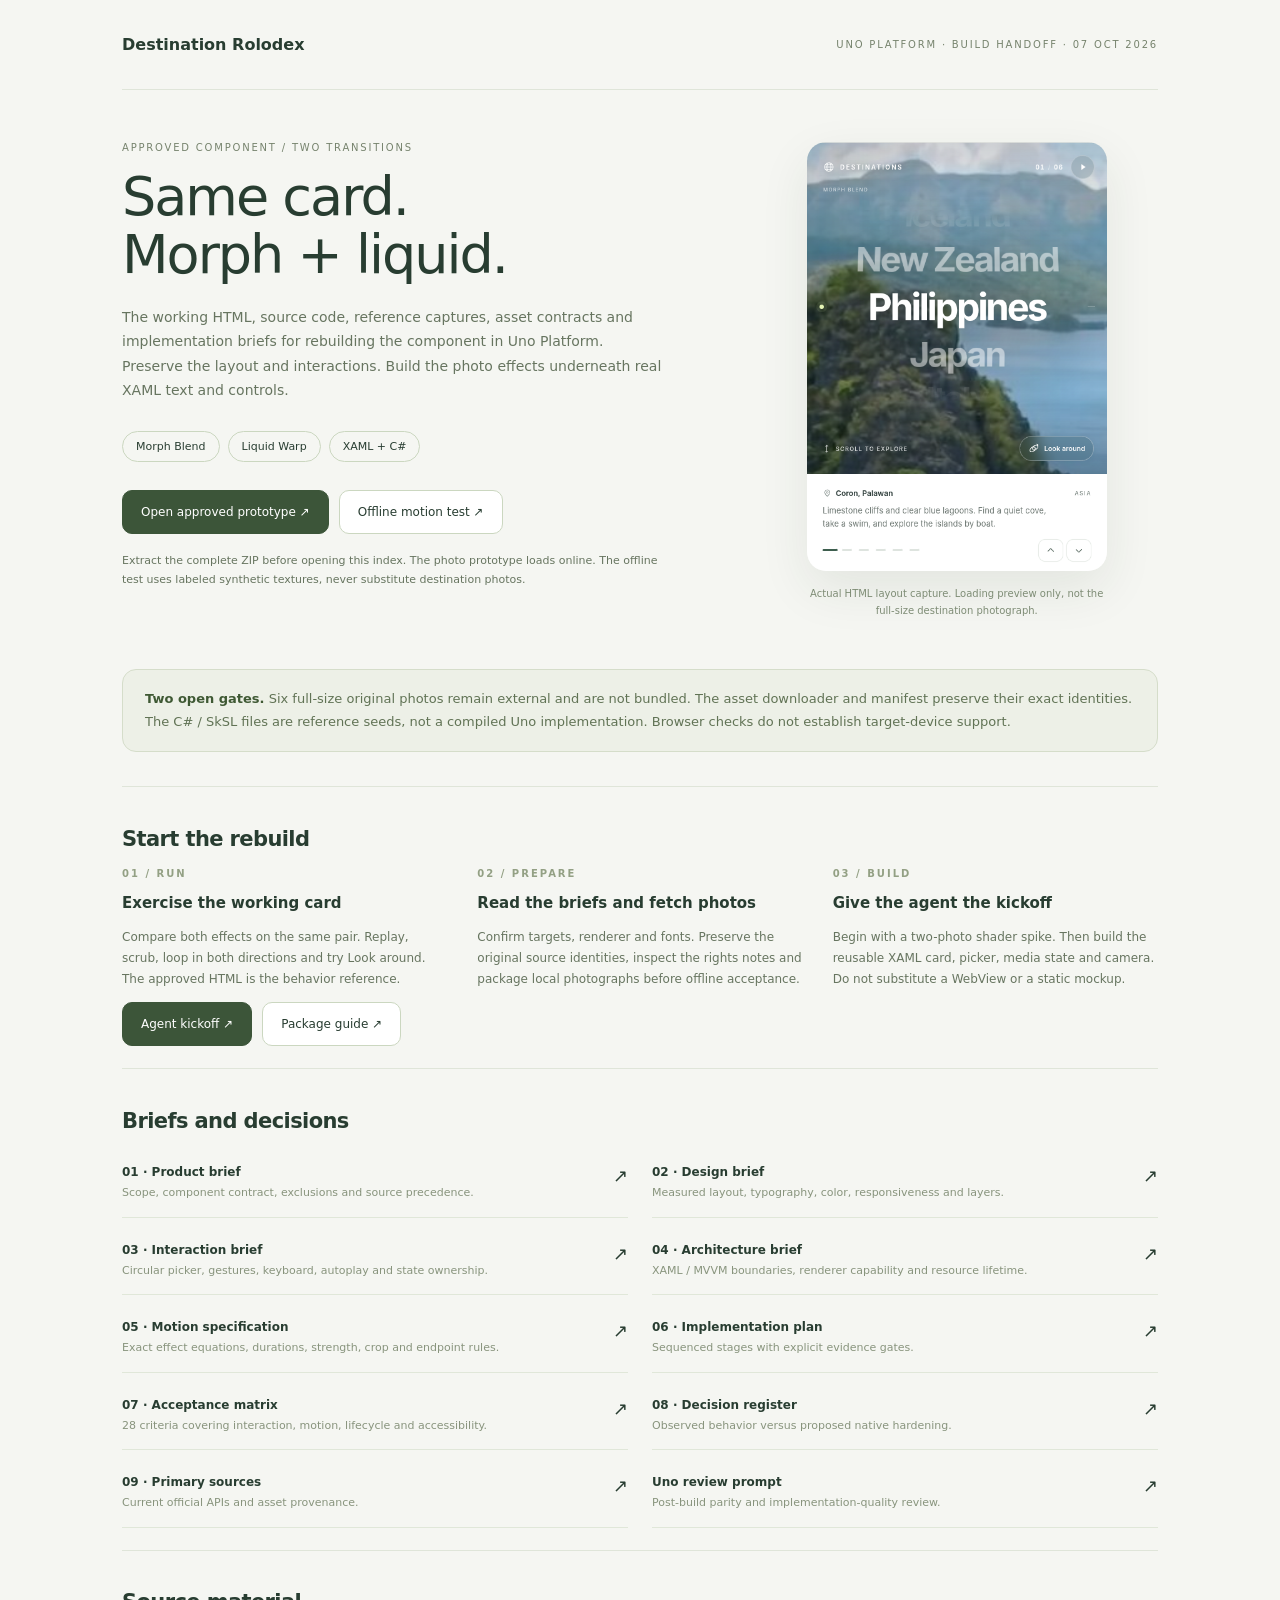
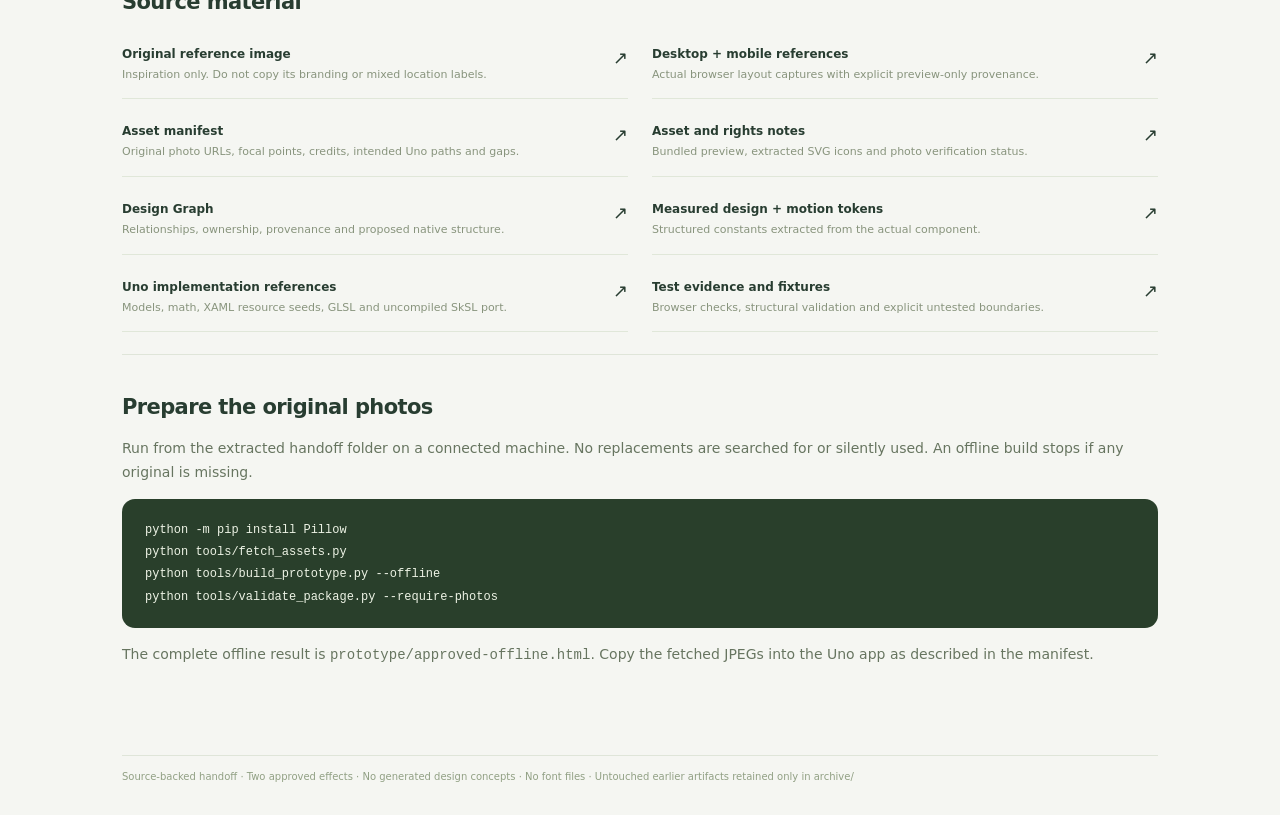
<file: START-HERE.html>
<!doctype html>
<html lang="en"><head><meta charset="utf-8"><meta name="viewport" content="width=device-width,initial-scale=1"><title>Destination Rolodex · Uno handoff</title><style>
:root{font-family:system-ui,-apple-system,Segoe UI,sans-serif;color:#283d31;background:#f5f6f2;font-synthesis:none}*{box-sizing:border-box}body{margin:0}.wrap{max-width:1100px;margin:auto;padding:0 32px}header{height:90px;border-bottom:1px solid #dfe5d9;display:flex;justify-content:space-between;align-items:center}header span:last-child,.eyebrow{font-size:10px;letter-spacing:1.8px;color:#76836d}main{padding:52px 0}h1{font-size:clamp(33px,5vw,54px);line-height:1.08;letter-spacing:-2px;font-weight:500;margin:15px 0 20px}h2{font-size:21px;letter-spacing:-.6px;font-weight:550}p{font-size:14px;line-height:1.75;color:#677560}a{color:inherit;text-underline-offset:4px}a:focus-visible{outline:2px solid #486d39;outline-offset:5px}.hero{display:grid;grid-template-columns:1.4fr 1fr;gap:70px;align-items:start}.hero p{max-width:540px}.chips{display:flex;gap:8px;margin:28px 0}.chips span{border:1px solid #cbd7c0;padding:8px 13px;border-radius:30px;font-size:11px}.actions{display:flex;gap:10px;flex-wrap:wrap}.button{font-size:12px;text-decoration:none;border-radius:10px;padding:14px 18px;border:1px solid #cbd7c0;background:white}.primary{background:#3c5539;color:#fff;border-color:#3c5539}.figure{margin:0}.figure img{display:block;max-width:300px;width:100%;margin:0 auto;border-radius:19px;box-shadow:0 18px 50px #23352816}.figure figcaption{font-size:10px;line-height:1.7;color:#7e8c75;text-align:center;max-width:300px;margin:14px auto}.notice{background:#edf0e7;border:1px solid #d5ddca;border-radius:14px;padding:18px 22px;margin:36px 0 34px;font-size:13px;line-height:1.75;color:#617355}.notice strong{color:#3f5934}section{border-top:1px solid #dfe5d9;padding:22px 0}.links{display:grid;grid-template-columns:1fr 1fr;gap:10px 24px}.link{padding:15px 0;border-bottom:1px solid #e0e7d9;text-decoration:none;display:flex;justify-content:space-between;gap:16px}.link:hover{color:#5c803f}.link strong{font-size:12px;font-weight:550;display:block}.link small{font-size:11px;display:block;color:#88947d;margin-top:5px;line-height:1.6}.arrow{font-size:18px;font-weight:300}.steps{display:grid;grid-template-columns:repeat(3,1fr);gap:30px}.step b{display:block;font-size:10px;color:#93a084;letter-spacing:2px}.step h3{font-size:15px;font-weight:550}.step p{font-size:12px}.code{white-space:pre-wrap;background:#293f2b;color:#edf3e5;padding:20px 23px;border-radius:13px;line-height:1.85;font-family:ui-monospace,Consolas,monospace;font-size:12px;overflow-wrap:anywhere}footer{padding:12px 0 30px;border-top:1px solid #dfe5d9;color:#91a084;font-size:10px;line-height:1.8}@media(max-width:740px){.wrap{padding:0 21px}header{height:75px}header span:last-child{font-size:8px}main{padding-top:32px}.hero{grid-template-columns:1fr;gap:28px}.figure{display:none}.links,.steps{grid-template-columns:1fr}.steps{gap:12px}h1{letter-spacing:-1.3px}.notice{margin-top:27px}}
</style></head><body><div class="wrap"><header><strong>Destination Rolodex</strong><span>UNO PLATFORM · BUILD HANDOFF · 07 OCT 2026</span></header><main>
<div class="hero"><div><div class="eyebrow">APPROVED COMPONENT / TWO TRANSITIONS</div><h1>Same card.<br>Morph + liquid.</h1><p>The working HTML, source code, reference captures, asset contracts and implementation briefs for rebuilding the component in Uno Platform. Preserve the layout and interactions. Build the photo effects underneath real XAML text and controls.</p><div class="chips"><span>Morph Blend</span><span>Liquid Warp</span><span>XAML + C#</span></div><div class="actions"><a class="button primary" href="prototype/approved.html">Open approved prototype ↗</a><a class="button" href="qa/motion-fixtures.html">Offline motion test ↗</a></div><p style="font-size:11px;margin-top:17px">Extract the complete ZIP before opening this index. The photo prototype loads online. The offline test uses labeled synthetic textures, never substitute destination photos.</p></div><figure class="figure"><img src="reference/card-preview-only.png" alt="Actual HTML card layout using its low-resolution Philippines preview"><figcaption>Actual HTML layout capture. Loading preview only, not the full-size destination photograph.</figcaption></figure></div>
<div class="notice"><strong>Two open gates.</strong> Six full-size original photos remain external and are not bundled. The asset downloader and manifest preserve their exact identities. The C# / SkSL files are reference seeds, not a compiled Uno implementation. Browser checks do not establish target-device support.</div>
<section><h2>Start the rebuild</h2><div class="steps"><div class="step"><b>01 / RUN</b><h3>Exercise the working card</h3><p>Compare both effects on the same pair. Replay, scrub, loop in both directions and try Look around. The approved HTML is the behavior reference.</p></div><div class="step"><b>02 / PREPARE</b><h3>Read the briefs and fetch photos</h3><p>Confirm targets, renderer and fonts. Preserve the original source identities, inspect the rights notes and package local photographs before offline acceptance.</p></div><div class="step"><b>03 / BUILD</b><h3>Give the agent the kickoff</h3><p>Begin with a two-photo shader spike. Then build the reusable XAML card, picker, media state and camera. Do not substitute a WebView or a static mockup.</p></div></div><div class="actions"><a class="button primary" href="AGENT-KICKOFF.md">Agent kickoff ↗</a><a class="button" href="README.md">Package guide ↗</a></div></section>
<section><h2>Briefs and decisions</h2><div class="links">
<a class="link" href="briefs/01-product.md"><span><strong>01 · Product brief</strong><small>Scope, component contract, exclusions and source precedence.</small></span><span class="arrow">↗</span></a>
<a class="link" href="briefs/02-design.md"><span><strong>02 · Design brief</strong><small>Measured layout, typography, color, responsiveness and layers.</small></span><span class="arrow">↗</span></a>
<a class="link" href="briefs/03-interaction.md"><span><strong>03 · Interaction brief</strong><small>Circular picker, gestures, keyboard, autoplay and state ownership.</small></span><span class="arrow">↗</span></a>
<a class="link" href="briefs/04-architecture.md"><span><strong>04 · Architecture brief</strong><small>XAML / MVVM boundaries, renderer capability and resource lifetime.</small></span><span class="arrow">↗</span></a>
<a class="link" href="briefs/05-motion.md"><span><strong>05 · Motion specification</strong><small>Exact effect equations, durations, strength, crop and endpoint rules.</small></span><span class="arrow">↗</span></a>
<a class="link" href="briefs/06-implementation-plan.md"><span><strong>06 · Implementation plan</strong><small>Sequenced stages with explicit evidence gates.</small></span><span class="arrow">↗</span></a>
<a class="link" href="briefs/07-acceptance.md"><span><strong>07 · Acceptance matrix</strong><small>28 criteria covering interaction, motion, lifecycle and accessibility.</small></span><span class="arrow">↗</span></a>
<a class="link" href="briefs/08-decisions.md"><span><strong>08 · Decision register</strong><small>Observed behavior versus proposed native hardening.</small></span><span class="arrow">↗</span></a>
<a class="link" href="briefs/09-sources.md"><span><strong>09 · Primary sources</strong><small>Current official APIs and asset provenance.</small></span><span class="arrow">↗</span></a>
<a class="link" href="qa/UNO-REVIEW-PROMPT.md"><span><strong>Uno review prompt</strong><small>Post-build parity and implementation-quality review.</small></span><span class="arrow">↗</span></a></div></section>
<section><h2>Source material</h2><div class="links">
<a class="link" href="reference/original-user-reference.png"><span><strong>Original reference image</strong><small>Inspiration only. Do not copy its branding or mixed location labels.</small></span><span class="arrow">↗</span></a>
<a class="link" href="reference/README.md"><span><strong>Desktop + mobile references</strong><small>Actual browser layout captures with explicit preview-only provenance.</small></span><span class="arrow">↗</span></a>
<a class="link" href="assets/manifest.json"><span><strong>Asset manifest</strong><small>Original photo URLs, focal points, credits, intended Uno paths and gaps.</small></span><span class="arrow">↗</span></a>
<a class="link" href="assets/ASSET-NOTES.md"><span><strong>Asset and rights notes</strong><small>Bundled preview, extracted SVG icons and photo verification status.</small></span><span class="arrow">↗</span></a>
<a class="link" href="design/design.graph.json"><span><strong>Design Graph</strong><small>Relationships, ownership, provenance and proposed native structure.</small></span><span class="arrow">↗</span></a>
<a class="link" href="design/tokens.json"><span><strong>Measured design + motion tokens</strong><small>Structured constants extracted from the actual component.</small></span><span class="arrow">↗</span></a>
<a class="link" href="uno-reference/README.md"><span><strong>Uno implementation references</strong><small>Models, math, XAML resource seeds, GLSL and uncompiled SkSL port.</small></span><span class="arrow">↗</span></a>
<a class="link" href="qa/README.md"><span><strong>Test evidence and fixtures</strong><small>Browser checks, structural validation and explicit untested boundaries.</small></span><span class="arrow">↗</span></a></div></section>
<section><h2>Prepare the original photos</h2><p>Run from the extracted handoff folder on a connected machine. No replacements are searched for or silently used. An offline build stops if any original is missing.</p><pre class="code">python -m pip install Pillow
python tools/fetch_assets.py
python tools/build_prototype.py --offline
python tools/validate_package.py --require-photos</pre><p>The complete offline result is <code>prototype/approved-offline.html</code>. Copy the fetched JPEGs into the Uno app as described in the manifest.</p></section>
</main><footer>Source-backed handoff · Two approved effects · No generated design concepts · No font files · Untouched earlier artifacts retained only in archive/</footer></div></body></html>
</file>
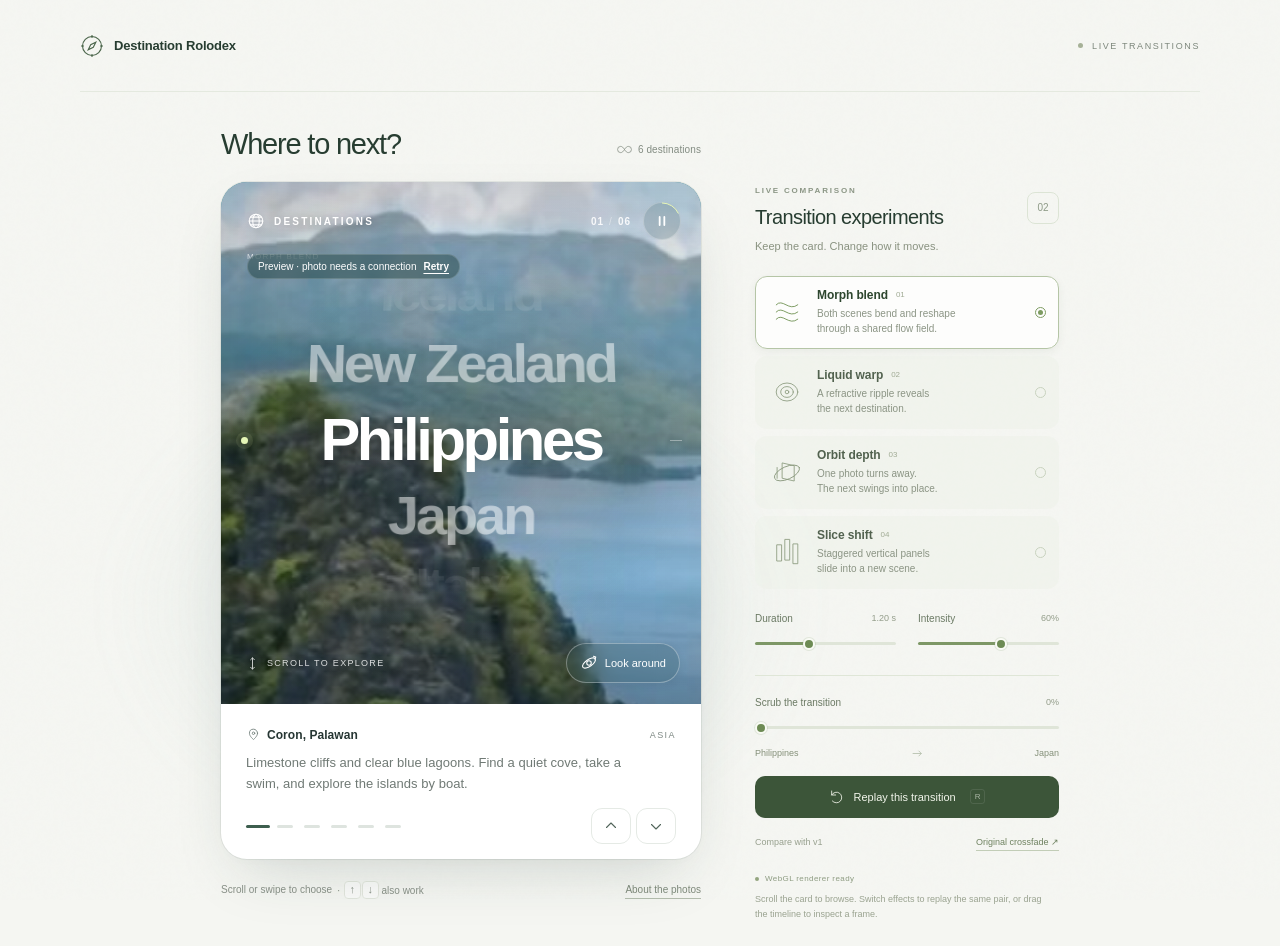
<file: archive/original-transition-prototype.html>
<!doctype html>
<html lang="en">
<head>
<meta charset="UTF-8">
<meta name="viewport" content="width=device-width, initial-scale=1">
<meta name="color-scheme" content="light">
<meta name="theme-color" content="#f5f6f2">
<meta name="description" content="An interactive destination card with an infinitely looping country selector and parallax photography.">
<title>Destination Rolodex · Live Transition Experiments</title>
<link rel="icon" href="data:image/svg+xml,%3Csvg xmlns='http://www.w3.org/2000/svg' viewBox='0 0 40 40'%3E%3Crect width='40' height='40' rx='12' fill='%232d493a'/%3E%3Cg fill='none' stroke='%23e5f5b6' stroke-width='1.4'%3E%3Ccircle cx='20' cy='20' r='12'/%3E%3Cellipse cx='20' cy='20' rx='5' ry='12'/%3E%3Cpath d='M8 20h24M11 13h18M11 27h18'/%3E%3C/g%3E%3C/svg%3E">
<style>:root{color-scheme:light;font-family:Inter,"Helvetica Neue",Arial,sans-serif;color:#273d31;background:#f5f6f2;-webkit-font-smoothing:antialiased}
*{box-sizing:border-box}
body{margin:0;min-height:100svh}
button,a{-webkit-tap-highlight-color:transparent}
.page-grain{position:fixed;inset:0;pointer-events:none;background-image:url("data:image/svg+xml,%3Csvg viewBox='0 0 180 180' xmlns='http://www.w3.org/2000/svg'%3E%3Cfilter id='n'%3E%3CfeTurbulence type='fractalNoise' baseFrequency='.82' numOctaves='3' stitchTiles='stitch'/%3E%3C/filter%3E%3Cpath fill='%23000' opacity='.09' filter='url(%23n)' d='M0 0h180v180H0z'/%3E%3C/svg%3E");opacity:.19;z-index:-1}
header{width:min(1120px,calc(100% - 72px));height:88px;display:flex;align-items:center;justify-content:space-between;margin:0 auto;border-bottom:1px solid #e4e9df}
.brand{display:flex;align-items:center;gap:10px;font-size:13px;font-weight:600;letter-spacing:-.2px}
.brand svg{width:24px;height:24px;color:#496449}
.spec{display:flex;align-items:center;gap:9px;color:#7d877c;font-size:9px;letter-spacing:1.6px}
.spec i{width:5px;height:5px;border-radius:50%;background:#a6b197}
main{width:100%;padding:30px 24px 24px;display:flex;flex-direction:column;align-items:center;position:relative}
.component-label{width:min(480px,100%);display:flex;justify-content:space-between;align-items:flex-end;margin-bottom:19px}
h1{font-size:29px;letter-spacing:-1.2px;font-weight:500;line-height:1.1;margin:0}
.country-count{display:flex;gap:6px;align-items:center;font-size:10px;color:#838c82;letter-spacing:.1px;margin-bottom:4px}
.country-count svg{width:15px;height:15px;stroke-width:1.2}
.destination-shell{position:relative;width:min(480px,100%)}
.destination-shell:before{content:"";position:absolute;z-index:-1;inset:20% -32% -5%;border-radius:50%;background:radial-gradient(ellipse,#82aaa832,transparent 63%);filter:blur(26px);pointer-events:none}
.under-card{width:min(480px,100%);display:flex;justify-content:space-between;align-items:center;margin-top:22px;gap:15px;color:#889087;font-size:10px;line-height:1.5}
.instructions{display:flex;align-items:center;gap:5px}
.key{font-family:inherit;display:inline-grid;place-items:center;width:17px;height:18px;font-size:11px;line-height:1;background:#ffffff85;border:1px solid #e2e6dd;border-radius:4px;margin-left:1px}
.credit-button{font:inherit;background:none;border:0;border-bottom:1px solid #b4bdae;padding:1px 0;color:#7e897a;cursor:pointer}
.credit-button:hover{color:#304633}
button:focus-visible,a:focus-visible{outline:2px solid #86a768;outline-offset:4px}
footer{display:flex;justify-content:center;font-size:9px;letter-spacing:1.2px;text-transform:uppercase;color:#a4ac9e;padding:5px 20px 24px}
dialog{max-width:520px;width:calc(100% - 40px);max-height:calc(100svh - 50px);overflow:auto;border:1px solid #dfe5d9;border-radius:22px;padding:28px;background:#fbfcf9;color:#304235;box-shadow:0 24px 80px #142e2833}
dialog::backdrop{background:#14271b55;backdrop-filter:blur(5px)}
.dialog-head{display:flex;align-items:center;justify-content:space-between;gap:15px;margin-bottom:19px}
.dialog-head h2{font-size:20px;letter-spacing:-.7px;margin:0;font-weight:500}
.dialog-head button{width:32px;height:32px;border:1px solid #dae2d6;border-radius:50%;background:transparent;font-size:21px;color:#61755e;cursor:pointer}
dialog p{font-size:12px;line-height:1.7;color:#75816f}dialog ul{list-style:none;padding:0;margin:20px 0}dialog li{display:flex;justify-content:space-between;gap:12px;border-top:1px solid #e3e9dd;padding:13px 0;font-size:12px}dialog li span{white-space:nowrap;color:#465740}dialog a{font-size:11px;color:#76826e;text-decoration:none;text-align:right}dialog a:hover{text-decoration:underline}dialog .note{font-size:11px;border-top:1px solid #e3e9dd;padding-top:15px;margin-bottom:0}
@media(min-width:1100px) and (min-height:850px){main{padding-top:37px}.component-label{margin-bottom:21px}header{height:92px}}
@media(max-width:560px){header{width:calc(100% - 40px);height:70px}.spec{font-size:8px;letter-spacing:1.2px}.brand{font-size:12px}.brand svg{width:21px;height:21px}main{padding:24px 17px 19px}h1{font-size:27px}.component-label{margin-bottom:17px}.country-count{font-size:9px}.under-card{margin-top:19px;font-size:9px}.keyboard-hint{display:none}destination-rolodex{--rolodex-radius:23px;--rolodex-scene-height:clamp(340px,55svh,510px)}footer{font-size:8px;letter-spacing:1px;padding-bottom:20px}.destination-shell:before{inset:20% -10% -5%}}
@media(max-height:760px) and (min-width:561px){header{height:65px}main{padding-top:22px}h1{font-size:25px}.component-label{margin-bottom:15px}.under-card{margin-top:17px}destination-rolodex{--rolodex-scene-height:360px}footer{padding-bottom:15px}}
@media(prefers-reduced-motion:reduce){*,*::before,*::after{scroll-behavior:auto!important;animation:none!important;transition:none!important}}

/* Motion experiments sit beside the existing card; the component itself keeps v1's design. */
.lab-layout{display:grid;grid-template-columns:minmax(0,480px) 304px;gap:54px;width:min(838px,100%);align-items:start}
.prototype{min-width:0}.motion-lab{padding-top:57px;min-width:0}
.lab-heading{display:flex;align-items:center;justify-content:space-between}
.lab-kicker{font-size:8px;letter-spacing:1.8px;font-weight:600;color:#8b9685;margin-bottom:10px}
.lab-heading h2{font-weight:500;font-size:20px;letter-spacing:-.6px;line-height:1.2;margin:0}
.lab-version{font-size:10px;color:#8d9a86;border:1px solid #dce4d5;border-radius:8px;display:grid;place-items:center;width:32px;height:32px;font-variant-numeric:tabular-nums}
.lab-intro{font-size:11px;color:#899280;margin:9px 0 20px;line-height:1.6}
.effect-options{display:flex;flex-direction:column;gap:7px}
.effect-option{appearance:none;font-family:inherit;width:100%;display:flex;align-items:center;text-align:left;gap:12px;padding:11px 12px;border:1px solid transparent;border-radius:12px;color:#52624f;cursor:pointer;background:#ecf0e766;transition:background 160ms,border-color 160ms,box-shadow 160ms}
.effect-option:hover{border-color:#d7e0d0;background:#f9fbf5}
.effect-option[aria-checked=true]{background:#ffffffc9;border-color:#b5c5a6;box-shadow:0 3px 9px #324b3410;color:#2d462e}
.effect-glyph{width:37px;height:40px;display:grid;place-items:center;color:#8b9a7e;flex-shrink:0}
.effect-glyph svg{width:36px;height:36px;fill:none;stroke:currentColor;stroke-width:.95;stroke-linecap:round;stroke-linejoin:round}
.effect-option[aria-checked=true] .effect-glyph{color:#698c4a}
.effect-copy{flex:1;min-width:0}.effect-name{font-size:12px;font-weight:550;letter-spacing:-.1px;display:flex;align-items:center;gap:8px}
.effect-name small{font-size:8px;font-weight:400;color:#a0aa94;font-variant-numeric:tabular-nums}
.effect-description{display:block;font-size:10px;line-height:1.55;color:#8b9484;margin-top:4px}
.radio-dot{width:11px;height:11px;border-radius:50%;border:1px solid #c7d1bd;flex-shrink:0;padding:2px;background-clip:content-box}
.effect-option[aria-checked=true] .radio-dot{background-color:#7d9b61;border-color:#7d9b61}
.lab-tuning{display:grid;grid-template-columns:1fr 1fr;gap:22px;margin-top:23px}
.setting-head{display:flex;justify-content:space-between;align-items:center;gap:8px;font-size:10px;color:#6a7963;line-height:1.4;margin-bottom:8px}
.setting-head output{font-size:9px;color:#939d8a;font-variant-numeric:tabular-nums;min-width:35px;text-align:right}
.motion-lab input[type=range]{width:100%;height:20px;margin:0;display:block;appearance:none;-webkit-appearance:none;background:transparent;cursor:pointer;touch-action:pan-y}
.motion-lab input[type=range]::-webkit-slider-runnable-track{height:3px;background:linear-gradient(to right,#7d9766 0%,#7d9766 var(--fill,50%),#dfe5d8 var(--fill,50%),#dfe5d8 100%);border-radius:3px}
.motion-lab input[type=range]::-webkit-slider-thumb{appearance:none;-webkit-appearance:none;border:2px solid #f9fbf5;background:#6d8b54;border-radius:50%;height:12px;width:12px;margin-top:-4.5px;box-shadow:0 0 0 1px #93a88033}
.motion-lab input[type=range]::-moz-range-track{height:3px;border-radius:3px;background:#dfe5d8}
.motion-lab input[type=range]::-moz-range-progress{height:3px;border-radius:3px;background:#7d9766}
.motion-lab input[type=range]::-moz-range-thumb{border:2px solid #f9fbf5;background:#6d8b54;border-radius:50%;height:8px;width:8px}
.motion-lab input:focus-visible{outline:2px solid #86a768;outline-offset:3px;border-radius:5px}
.playback{margin-top:21px;padding-top:20px;border-top:1px solid #dfe6d7}
.test-route{display:flex;align-items:center;justify-content:space-between;gap:8px;color:#849079;font-size:9px;margin-top:9px;font-variant-numeric:tabular-nums}
.test-route svg{width:18px;height:13px;fill:none;stroke:#a5b29a;stroke-width:1.25}
.replay-button{display:flex;justify-content:center;align-items:center;gap:9px;width:100%;height:42px;margin-top:16px;border:0;border-radius:10px;color:#f3f6ec;background:#3c5539;font-family:inherit;font-weight:500;font-size:11px;cursor:pointer;transition:background 150ms,transform 150ms}
.replay-button:hover{background:#4b6846}.replay-button:active{transform:scale(.99)}
.replay-button svg{width:16px;height:16px;fill:none;stroke:currentColor;stroke-width:1.25;stroke-linecap:round;stroke-linejoin:round}
.replay-button kbd{font:inherit;font-size:8px;border:1px solid #ffffff29;border-radius:3px;padding:2px 4px;margin-left:5px;opacity:.6}
.replay-button[aria-busy=true]{opacity:.65;cursor:progress}
.baseline-row{display:flex;justify-content:space-between;align-items:center;margin-top:16px;font-size:9px;color:#97a08e;gap:12px}
.baseline-row button{font:inherit;font-size:9px;padding:3px 0;border:0;border-bottom:1px solid #c2cdb7;background:transparent;color:#6e8260;cursor:pointer}
.baseline-row button[aria-pressed=true]{font-weight:650;color:#2e482d;border-bottom-color:#526e41}
.lab-status{display:flex;align-items:center;gap:6px;margin-top:22px;font-size:8px;letter-spacing:.4px;color:#8e9c82;min-height:12px}
.lab-status i{width:4px;height:4px;border-radius:50%;background:#93a57f;flex-shrink:0}.lab-status i.fallback{background:#bc9867}
.lab-help{font-size:9px;line-height:1.7;color:#9aa390;margin:7px 0 0;max-width:295px}
footer{padding-top:13px}
@media (max-width:900px){.lab-layout{gap:32px;grid-template-columns:minmax(0,480px) 276px;width:min(788px,100%)}.effect-option{gap:8px;padding:10px}.effect-glyph{width:33px}.effect-description{font-size:9px}.lab-tuning{gap:17px}.lab-heading h2{font-size:18px}}
@media (max-width:720px){.lab-layout{display:flex;flex-direction:column;gap:31px;width:min(480px,100%)}.prototype{width:100%}.motion-lab{padding:25px 0 5px;width:100%;border-top:1px solid #dce4d5}.effect-options{display:grid;grid-template-columns:1fr 1fr;gap:8px}.effect-glyph{display:none}.effect-option{padding:13px 12px;min-height:81px}.effect-description{font-size:9px}.effect-name{font-size:12px}.lab-heading h2{font-size:21px}.lab-tuning{margin-top:20px;gap:28px}.lab-intro{margin-bottom:15px}.lab-status{margin-top:19px}.lab-help{max-width:none}.playback{margin-top:18px;padding-top:17px}.lab-kicker{font-size:8px}.lab-version{font-size:10px}}
@media (max-width:360px){.effect-option{padding:11px 9px}.effect-name{font-size:11px}.effect-description{font-size:8px}.effect-name small{display:none}}
@media (min-width:721px) and (max-height:790px){.motion-lab{padding-top:44px}.lab-intro{margin:6px 0 13px}.effect-option{padding:8px 10px}.effect-description{font-size:9px}.lab-tuning{margin-top:16px}.playback{margin-top:13px;padding-top:15px}.lab-status{margin-top:15px}.lab-help{font-size:8px}.lab-heading h2{font-size:19px}.lab-kicker{margin-bottom:6px}}
/* Clip only the decorative glow, never the card or controls. */
body{overflow-x:clip}
@media(max-width:720px){.destination-shell:before{left:0;right:0}}
</style>
</head>
<body>
<div class="page-grain" aria-hidden="true"></div>
<header>
  <div class="brand"><svg viewBox="0 0 24 24" fill="none" stroke="currentColor" stroke-width="1.1" aria-hidden="true"><circle cx="12" cy="12" r="9.5"/><path d="m15.8 8.2-2.5 5.1-5.1 2.5 2.5-5.1 5.1-2.5Z"/><path d="M12 1v3m0 16v3M1 12h3m16 0h3"/></svg>Destination Rolodex</div>
  <span class="spec"><i></i>LIVE TRANSITIONS</span>
</header>
<main>
 <div class="lab-layout"><div class="prototype">
  <div class="component-label"><h1>Where to next?</h1><span class="country-count"><svg viewBox="0 0 24 24" fill="none" stroke="currentColor" aria-hidden="true"><path d="M12 12c-2.2-3.4-3.9-5-6.1-5a5 5 0 0 0 0 10c2.2 0 3.9-1.6 6.1-5s3.9-5 6.1-5a5 5 0 0 1 0 10c-2.2 0-3.9-1.6-6.1-5Z"/></svg>6 destinations</span></div>
  <div class="destination-shell"><destination-rolodex id="destinations" autoplay interval="5500"></destination-rolodex></div>
  <div class="under-card"><span class="instructions">Scroll or swipe to choose<span class="keyboard-hint"> · <kbd class="key">↑</kbd><kbd class="key">↓</kbd> also work</span></span><button class="credit-button" type="button" id="open-credits">About the photos</button></div>
</div>
<aside class="motion-lab" aria-labelledby="lab-title">
  <div class="lab-heading"><div><div class="lab-kicker">LIVE COMPARISON</div><h2 id="lab-title">Transition experiments</h2></div><span class="lab-version">02</span></div>
  <p class="lab-intro">Keep the card. Change how it moves.</p>
  <div class="effect-options" role="radiogroup" aria-label="Photo transition">
    <button class="effect-option" role="radio" aria-checked="true" data-effect="morph" tabindex="0">
      <span class="effect-glyph" aria-hidden="true"><svg viewBox="0 0 40 40"><path d="M8 12c7-8 14 8 24 0M8 20c7-8 14 8 24 0M8 28c7-8 14 8 24 0"/></svg></span><span class="effect-copy"><span class="effect-name">Morph blend <small>01</small></span><span class="effect-description">Both scenes bend and reshape<br>through a shared flow field.</span></span><span class="radio-dot" aria-hidden="true"></span>
    </button>
    <button class="effect-option" role="radio" aria-checked="false" data-effect="liquid" tabindex="-1">
      <span class="effect-glyph" aria-hidden="true"><svg viewBox="0 0 40 40"><ellipse cx="20" cy="20" rx="12" ry="10"/><ellipse cx="20" cy="20" rx="7" ry="6"/><circle cx="20" cy="20" r="2"/></svg></span><span class="effect-copy"><span class="effect-name">Liquid warp <small>02</small></span><span class="effect-description">A refractive ripple reveals<br>the next destination.</span></span><span class="radio-dot" aria-hidden="true"></span>
    </button>
    <button class="effect-option" role="radio" aria-checked="false" data-effect="orbit" tabindex="-1">
      <span class="effect-glyph" aria-hidden="true"><svg viewBox="0 0 40 40"><ellipse cx="20" cy="21" rx="15" ry="7" transform="rotate(-24 20 21)"/><path d="m15 10 13 3v17l-13-3Z"/><path d="M9 15v12"/></svg></span><span class="effect-copy"><span class="effect-name">Orbit depth <small>03</small></span><span class="effect-description">One photo turns away.<br>The next swings into place.</span></span><span class="radio-dot" aria-hidden="true"></span>
    </button>
    <button class="effect-option" role="radio" aria-checked="false" data-effect="slices" tabindex="-1">
      <span class="effect-glyph" aria-hidden="true"><svg viewBox="0 0 40 40"><path d="M9 12h5v18H9ZM18 6h5v23h-5ZM27 11h5v22h-5Z"/></svg></span><span class="effect-copy"><span class="effect-name">Slice shift <small>04</small></span><span class="effect-description">Staggered vertical panels<br>slide into a new scene.</span></span><span class="radio-dot" aria-hidden="true"></span>
    </button>
  </div>
  <div class="lab-tuning">
    <div class="setting"><div class="setting-head"><label for="duration">Duration</label><output for="duration" id="duration-value">1.20 s</output></div><input id="duration" type="range" min="500" max="2400" step="50" value="1200" aria-label="Transition duration in milliseconds"></div>
    <div class="setting"><div class="setting-head"><label for="strength">Intensity</label><output for="strength" id="strength-value">60%</output></div><input id="strength" type="range" min="0" max="100" step="1" value="60" aria-label="Transition intensity"></div>
  </div>
  <div class="playback">
    <div class="setting-head"><label for="timeline">Scrub the transition</label><output for="timeline" id="timeline-value">0%</output></div>
    <input id="timeline" type="range" min="0" max="1000" step="1" value="0" aria-label="Transition progress">
    <div class="test-route"><span id="route-from">Philippines</span><svg viewBox="0 0 24 24" aria-hidden="true"><path d="M4 12h16m-5-5 5 5-5 5"/></svg><span id="route-to">Japan</span></div>
    <button id="replay" class="replay-button" type="button"><svg viewBox="0 0 24 24" aria-hidden="true"><path d="M4 9a8 8 0 1 1 1 9M4 3v6h6"/></svg><span>Replay this transition</span><kbd>R</kbd></button>
  </div>
  <div class="baseline-row"><span>Compare with v1</span><button id="baseline" type="button" aria-pressed="false">Original crossfade <span aria-hidden="true">↗</span></button></div>
  <div class="lab-status"><i id="renderer-dot"></i><span id="renderer-status" role="status">Preparing renderer</span></div>
  <p class="lab-help">Scroll the card to browse. Switch effects to replay the same pair, or drag the timeline to inspect a frame.</p>
</aside>

 </div>
</main>
<dialog id="credits" aria-labelledby="credits-title">
 <div class="dialog-head"><h2 id="credits-title">Behind the destinations</h2><button type="button" id="close-credits" aria-label="Close photo credits">×</button></div>
 <p>Each country has its own background photo. The images load online; the card, controls, and animation run without a framework.</p>
 <ul id="photo-list"></ul>
 <p class="note">Look around adds a constrained pan, zoom, and perspective effect to a flat photograph. It is not a 360° panorama or a reconstructed 3D scene. A small crop of your reference image is included as the initial Philippines loading preview. The morph uses procedural texture displacement, not landmark tracking or true 3D geometry. Photo shaders need WebGL and cross-origin image permission; otherwise the original crossfade remains available.</p>
</dialog>
<script>
/**
 * Destination photo transitions. WebGL 1, no third-party runtime.
 * The morph is a procedural displacement morph, not optical flow or reconstructed geometry.
 * All media remain ordinary DOM layers underneath the progressive-enhancement canvas.
 */
(() => {
  'use strict';
  const clamp = (n,a,b) => Math.max(a,Math.min(b,n));
  const modes = { morph:0, liquid:1, orbit:2, slices:3, fade:4 };
  const vertex = `
    attribute vec2 aPosition;
    varying vec2 vUv;
    void main(){ vUv=aPosition*.5+.5; gl_Position=vec4(aPosition,0.,1.); }
  `;
  const fragment = `
    precision highp float;
    varying vec2 vUv;
    uniform sampler2D uFrom;
    uniform sampler2D uTo;
    uniform float uProgress, uStrength, uDirection, uAspect, uAspectA, uAspectB;
    uniform vec2 uFocalA, uFocalB;
    uniform int uMode;
    const float PI=3.141592653589793;
    float hash(vec2 p){return fract(sin(dot(p,vec2(127.1,311.7)))*43758.5453);}
    float noise(vec2 p){
      vec2 i=floor(p),f=fract(p);f=f*f*(3.-2.*f);
      return mix(mix(hash(i),hash(i+vec2(1,0)),f.x),mix(hash(i+vec2(0,1)),hash(i+vec2(1,1)),f.x),f.y);
    }
    float fbm(vec2 p){return .58*noise(p)+.28*noise(p*2.03+5.7)+.14*noise(p*4.11+11.2);}
    vec2 crop(vec2 uv,float aspect,vec2 focal){
      vec2 scale=aspect>uAspect?vec2(uAspect/aspect,1.):vec2(1.,aspect/uAspect);
      return clamp(uv*scale+(1.-scale)*vec2(focal.x,1.-focal.y),vec2(.001),vec2(.999));
    }
    vec4 A(vec2 uv){return texture2D(uFrom,crop(uv,uAspectA,uFocalA));}
    vec4 B(vec2 uv){return texture2D(uTo,crop(uv,uAspectB,uFocalB));}
    float ease(float t){return t*t*(3.-2.*t);}
    float luma(vec4 c){return dot(c.rgb,vec3(.2126,.7152,.0722));}
    vec4 morph(vec2 uv,float p){
      float bell=sin(PI*p);
      vec2 q=uv*vec2(2.7*uAspect,2.7);
      // Both images are advected through one low-frequency field in opposing directions.
      float n=fbm(q+vec2(p*.32,-p*.38*uDirection));
      float m=fbm(q+vec2(7.1,3.8)+vec2(-p*.26,p*.4));
      float a=luma(A(uv)),b=luma(B(uv));
      vec2 field=vec2(n-.5,m-.5)+vec2((a-b)*.19,(a+b-1.)*.10);
      float power=(.18+uStrength*.48)*bell;
      vec2 drift=vec2(sin(uv.y*PI*2.+p*PI)*.028,uDirection*.045)*bell;
      vec2 va=uv+field*power*p+drift*p;
      vec2 vb=uv-field*power*(1.-p)-drift*(1.-p);
      float mask=clamp(p+(n-.5)*bell*(.55+.3*uStrength),0.,1.);
      return mix(A(va),B(vb),smoothstep(0.,1.,mask));
    }
    vec4 liquid(vec2 uv,float p){
      vec2 origin=vec2(.48,uDirection>0.?.38:.62);
      vec2 v=(uv-origin)*vec2(uAspect,1.);
      float r=length(v);
      vec2 normal=v/max(r,.0001)/vec2(uAspect,1.);
      float radius=p*1.35-.13;
      float wobble=(noise(uv*4.8)-.5)*.035*sin(PI*p);
      float sd=r-radius+wobble;
      float ring=exp(-pow(sd/(.095+.045*uStrength),2.));
      float wave=sin(sd*25.-p*5.5)*ring;
      float displacement=wave*(.025+.085*uStrength)*sin(PI*p);
      vec2 va=uv+normal*displacement;
      vec2 vb=origin+(uv-origin)*(1.-ring*.07*uStrength)-normal*displacement*.78;
      float mask=1.-smoothstep(-.065,.065,sd);
      vec4 ca=A(va),cb=B(vb);
      // Very small spectral separation at the moving liquid edge, not a full-screen blur.
      float fringe=ring*.0035*uStrength*sin(PI*p);
      ca.r=A(va+normal*fringe).r;ca.b=A(va-normal*fringe).b;
      cb.r=B(vb-normal*fringe).r;cb.b=B(vb+normal*fringe).b;
      vec4 c=mix(ca,cb,mask);
      c.rgb+=ring*.035*uStrength*sin(PI*p);
      return c;
    }
    vec3 plane(vec2 uv,float phase,float dir){
      float angle=phase*dir*(.78+.3*uStrength);
      float tx=-phase*dir*1.12;
      float tz=-abs(sin(phase*PI))*.24;
      vec2 screen=uv-.5;
      float camera=1.55;
      float x=(screen.x*(camera-tz)-camera*tx)/(camera*cos(angle)-screen.x*sin(angle));
      float y=screen.y*(camera+sin(angle)*x-tz)/camera;
      vec2 local=vec2(x,y)+.5;
      vec2 inside=smoothstep(vec2(-.002),vec2(.003),local)*
                  (1.-smoothstep(vec2(.997),vec2(1.002),local));
      return vec3(local,inside.x*inside.y);
    }
    vec4 orbit(vec2 uv,float p){
      float t=ease(p);
      vec3 old=plane(uv,t,uDirection);
      vec3 next=plane(uv,t-1.,uDirection);
      vec4 backdrop=mix(A((uv-.5)*.93+.5),B((uv-.5)*.93+.5),t);
      backdrop.rgb*=.48;
      vec4 a=A(old.xy);a.rgb*=1.-.2*sin(t*PI);
      vec4 b=B(next.xy);b.rgb*=1.-.2*sin(t*PI);
      vec4 c=mix(backdrop,a,old.z);
      return mix(c,b,next.z);
    }
    vec4 slices(vec2 uv,float p){
      float count=7.;
      float band=min(count-1.,floor(uv.x*count));
      float ordered=uDirection>0.?band:count-1.-band;
      float delay=ordered*.033;
      float t=ease(clamp((p-delay)/.802,0.,1.));
      float stagger=sin(PI*t)*(.008+.02*uStrength)*(mod(band,2.)*2.-1.);
      vec2 va=uv+vec2(stagger,t*uDirection);
      vec2 vb=uv+vec2(-stagger,(t-1.)*uDirection);
      float split=uDirection>0.?1.-t:t;
      float mask=uDirection>0.?smoothstep(split-.002,split+.002,uv.y):1.-smoothstep(split-.002,split+.002,uv.y);
      vec4 c=mix(A(va),B(vb),mask);
      float edge=pow(1.-abs(fract(uv.x*count)*2.-1.),32.);
      c.rgb*=1.-sin(PI*t)*edge*.16*uStrength;
      return c;
    }
    void main(){
      float p=clamp(uProgress,0.,1.);
      if(p<=.00001){gl_FragColor=A(vUv);return;}
      if(p>=.99999){gl_FragColor=B(vUv);return;}
      vec4 color;
      if(uMode==0)color=morph(vUv,p);
      else if(uMode==1)color=liquid(vUv,p);
      else if(uMode==2)color=orbit(vUv,p);
      else if(uMode==3)color=slices(vUv,p);
      else color=mix(A(vUv),B(vUv),ease(p));
      gl_FragColor=vec4(color.rgb,1.);
    }
  `;

  class SceneTransitions {
    constructor(container, callbacks={}) {
      this.container=container;this.callbacks=callbacks;this.cache=new Map();
      this.frame=0;this.generation=0;this.active=false;this.progress=0;this.mode='morph';
      this.canvas=document.createElement('canvas');this.canvas.className='transition-canvas';
      this.canvas.setAttribute('aria-hidden','true');container.append(this.canvas);
      try {
        const gl=this.canvas.getContext('webgl',{alpha:false,antialias:false,depth:false,stencil:false,preserveDrawingBuffer:true,powerPreference:'low-power'});
        if(!gl)throw new Error('WebGL is unavailable.');
        this.gl=gl;
        const compile=(type,source)=>{
          const s=gl.createShader(type);gl.shaderSource(s,source);gl.compileShader(s);
          if(!gl.getShaderParameter(s,gl.COMPILE_STATUS)){const log=gl.getShaderInfoLog(s);gl.deleteShader(s);throw new Error(log);}
          return s;
        };
        this.program=gl.createProgram();
        const vs=compile(gl.VERTEX_SHADER,vertex),fs=compile(gl.FRAGMENT_SHADER,fragment);
        gl.attachShader(this.program,vs);gl.attachShader(this.program,fs);gl.linkProgram(this.program);
        gl.deleteShader(vs);gl.deleteShader(fs);
        if(!gl.getProgramParameter(this.program,gl.LINK_STATUS))throw new Error(gl.getProgramInfoLog(this.program));
        gl.useProgram(this.program);
        this.buffer=gl.createBuffer();gl.bindBuffer(gl.ARRAY_BUFFER,this.buffer);
        gl.bufferData(gl.ARRAY_BUFFER,new Float32Array([-1,-1,1,-1,-1,1,-1,1,1,-1,1,1]),gl.STATIC_DRAW);
        const pos=gl.getAttribLocation(this.program,'aPosition');
        gl.enableVertexAttribArray(pos);gl.vertexAttribPointer(pos,2,gl.FLOAT,false,0,0);
        this.uniforms={};
        ['uFrom','uTo','uProgress','uStrength','uDirection','uAspect','uAspectA','uAspectB','uFocalA','uFocalB','uMode'].forEach(n=>this.uniforms[n]=gl.getUniformLocation(this.program,n));
        gl.uniform1i(this.uniforms.uFrom,0);gl.uniform1i(this.uniforms.uTo,1);
        this.available=true;
      } catch(error){ this.available=false;this.error=error.message; }
      this.canvas.addEventListener('webglcontextlost',e=>{
        e.preventDefault();this.cancel();this.available=false;this.cache.clear();
        this.callbacks.onFallback?.('Graphics context lost. Using the original crossfade.');
      });
      this._visibilityHandler=()=>{this.skipTime=true;};
      document.addEventListener('visibilitychange',this._visibilityHandler);
      this.resizeObserver=new ResizeObserver(()=>{if(this.active)this.draw(this.progress);});
      this.resizeObserver.observe(container);
    }

    warm(media){
      if(!this.available)return Promise.reject(new Error('WebGL unavailable.'));
      const src=media.src;
      if(this.cache.has(src))return this.cache.get(src);
      const promise=new Promise((resolve,reject)=>{
        const image=new Image();image.crossOrigin='anonymous';image.decoding='async';
        const timer=setTimeout(()=>{image.onload=image.onerror=null;reject(new Error('Photo texture timed out.'));},12000);
        image.onload=()=>{
          clearTimeout(timer);
          try {
            if(!this.available)throw new Error('WebGL unavailable.');
            const gl=this.gl,texture=gl.createTexture();
            gl.bindTexture(gl.TEXTURE_2D,texture);
            gl.texParameteri(gl.TEXTURE_2D,gl.TEXTURE_WRAP_S,gl.CLAMP_TO_EDGE);
            gl.texParameteri(gl.TEXTURE_2D,gl.TEXTURE_WRAP_T,gl.CLAMP_TO_EDGE);
            gl.texParameteri(gl.TEXTURE_2D,gl.TEXTURE_MIN_FILTER,gl.LINEAR);
            gl.texParameteri(gl.TEXTURE_2D,gl.TEXTURE_MAG_FILTER,gl.LINEAR);
            gl.pixelStorei(gl.UNPACK_FLIP_Y_WEBGL,true);
            // Limit uploaded textures without changing the DOM photograph.
            const limit=Math.min(1600,gl.getParameter(gl.MAX_TEXTURE_SIZE));
            let source=image;
            if(Math.max(image.naturalWidth,image.naturalHeight)>limit){
              const down=document.createElement('canvas'),s=limit/Math.max(image.naturalWidth,image.naturalHeight);
              down.width=Math.round(image.naturalWidth*s);down.height=Math.round(image.naturalHeight*s);
              down.getContext('2d').drawImage(image,0,0,down.width,down.height);source=down;
            }
            gl.texImage2D(gl.TEXTURE_2D,0,gl.RGBA,gl.RGBA,gl.UNSIGNED_BYTE,source);
            if(gl.getError()!==gl.NO_ERROR){gl.deleteTexture(texture);throw new Error('Photo texture upload failed.');}
            resolve({texture,aspect:image.naturalWidth/image.naturalHeight});
          } catch(error){reject(error);}
        };
        image.onerror=()=>{clearTimeout(timer);reject(new Error('This photo could not be loaded with cross-origin permission.'));};
        image.src=src;
      });
      this.cache.set(src,promise);
      promise.catch(()=>{if(this.cache.get(src)===promise)this.cache.delete(src);});
      return promise;
    }

    async configure(from,to,options){
      const ticket=++this.generation;
      cancelAnimationFrame(this.frame);this.frame=0;
      try {
        const [a,b]=await Promise.all([this.warm(from),this.warm(to)]);
        if(ticket!==this.generation)return false;
        this.a=a;this.b=b;this.from=from;this.to=to;this.options=options;
        this.mode=options.mode in modes?options.mode:'morph';
        this.active=true;this.canvas.style.opacity='1';
        this.callbacks.onStart?.({from,to,mode:this.mode,duration:options.duration,preview:!!options.preview});
        return true;
      }catch(error){
        if(ticket===this.generation){this.cancel();this.callbacks.onFallback?.(error.message);}
        return false;
      }
    }

    async play(from,to,options={}){
      if(!await this.configure(from,to,options))return false;
      const ticket=this.generation;
      let last=0,elapsed=0;
      this.draw(0);
      const tick=now=>{
        if(ticket!==this.generation)return;
        // Resume at the same phase after a hidden tab, rather than jumping on return.
        const dt=last && !this.skipTime ? now-last : 0;last=now;this.skipTime=false;
        if(!document.hidden)elapsed+=dt;
        const p=clamp(elapsed/Math.max(1,options.duration||1200),0,1);
        this.draw(p);
        if(p<1)this.frame=requestAnimationFrame(tick);
        else {
          this.frame=0;
          Promise.resolve(this.callbacks.onEnd?.({from,to,mode:this.mode,preview:!!options.preview})).then(()=>{
            if(ticket===this.generation){this.active=false;this.canvas.style.opacity='0';}
          });
        }
      };
      this.frame=requestAnimationFrame(tick);
      return true;
    }

    async seek(from,to,p,options={}){
      cancelAnimationFrame(this.frame);this.frame=0;
      const same=this.active&&this.from?.src===from.src&&this.to?.src===to.src&&this.options?.preview;
      if(!same && !await this.configure(from,to,{...options,preview:true}))return false;
      this.options={...options,preview:true};this.mode=options.mode in modes?options.mode:'morph';
      this.draw(clamp(p,0,1));return true;
    }

    draw(p){
      if(!this.available||!this.a||!this.b)return;
      this.progress=p;
      const gl=this.gl,u=this.uniforms;
      const width=this.container.clientWidth,height=this.container.clientHeight;
      if(!width||!height)return;
      const dpr=Math.min(window.devicePixelRatio||1,1.6,Math.sqrt(1500000/(width*height)));
      const w=Math.round(width*dpr),h=Math.round(height*dpr);
      if(this.canvas.width!==w||this.canvas.height!==h){this.canvas.width=w;this.canvas.height=h;}
      gl.viewport(0,0,w,h);gl.useProgram(this.program);
      gl.activeTexture(gl.TEXTURE0);gl.bindTexture(gl.TEXTURE_2D,this.a.texture);
      gl.activeTexture(gl.TEXTURE1);gl.bindTexture(gl.TEXTURE_2D,this.b.texture);
      gl.uniform1f(u.uProgress,p);gl.uniform1f(u.uStrength,this.options.strength??.6);
      gl.uniform1f(u.uDirection,this.options.direction||1);gl.uniform1f(u.uAspect,width/height);
      gl.uniform1f(u.uAspectA,this.a.aspect);gl.uniform1f(u.uAspectB,this.b.aspect);
      const focal=value=>{const v=(value||'50% 50%').match(/[\d.]+/g)||[50,50];return v.map(n=>clamp(Number(n)/100,0,1));};
      const a=focal(this.from.position),b=focal(this.to.position);
      gl.uniform2f(u.uFocalA,a[0],a[1]??a[0]);gl.uniform2f(u.uFocalB,b[0],b[1]??b[0]);
      gl.uniform1i(u.uMode,modes[this.mode]);gl.drawArrays(gl.TRIANGLES,0,6);
      this.callbacks.onFrame?.({progress:p,mode:this.mode,from:this.from,to:this.to,preview:!!this.options.preview});
    }
    cancel(){++this.generation;cancelAnimationFrame(this.frame);this.frame=0;this.active=false;this.canvas.style.opacity='0';}
    destroy(){this.cancel();document.removeEventListener('visibilitychange',this._visibilityHandler);this.resizeObserver.disconnect();const gl=this.gl;
      if(gl){for(const p of this.cache.values())p.then(v=>gl.deleteTexture(v.texture)).catch(()=>{});gl.deleteBuffer(this.buffer);gl.deleteProgram(this.program);}
      this.cache.clear();this.canvas.remove();}
  }
  window.SceneTransitions=SceneTransitions;
})();

</script>
<script>
/**
 * Destination Rolodex. Dependency-free custom element.
 * Copyright 2026. Component source licensed under MIT; photographs retain their own licenses.
 */
(() => {
  'use strict';
  if (customElements.get('destination-rolodex')) return;
  const mod = (n, d) => ((n % d) + d) % d;
  const clamp = (n, a, b) => Math.max(a, Math.min(b, n));
  const svg = (body, size = 18) => `<svg width="${size}" height="${size}" viewBox="0 0 24 24" fill="none" stroke="currentColor" stroke-width="1.45" stroke-linecap="round" stroke-linejoin="round" aria-hidden="true">${body}</svg>`;
  const icons = {
    globe: svg('<circle cx="12" cy="12" r="9"/><ellipse cx="12" cy="12" rx="4.3" ry="9"/><path d="M3 12h18M4.8 6.8h14.4M4.8 17.2h14.4"/>'),
    orbit: svg('<circle cx="12" cy="12" r="3"/><ellipse cx="12" cy="12" rx="10" ry="4.5" transform="rotate(-35 12 12)"/><path d="m18 3 3 1-1 3"/>'),
    pin: svg('<path d="M18.5 10c0 5-6.5 10-6.5 10S5.5 15 5.5 10a6.5 6.5 0 0 1 13 0Z"/><circle cx="12" cy="10" r="2"/>', 15),
    up: svg('<path d="m6 14 6-6 6 6"/>'),
    down: svg('<path d="m6 10 6 6 6-6"/>'),
    play: svg('<path d="m9 5 10 7-10 7V5Z" fill="currentColor" stroke="none"/>', 16),
    pause: svg('<path d="M8.5 6v12M15.5 6v12" stroke-width="2.7"/>', 16),
    back: svg('<path d="m10 6-6 6 6 6M4 12h16"/>', 16),
    reset: svg('<path d="M3 10a9 9 0 1 1 2 8M3 4v6h6"/>', 16),
    minus: svg('<path d="M6 12h12"/>', 16),
    plus: svg('<path d="M6 12h12M12 6v12"/>', 16),
    info: svg('<circle cx="12" cy="12" r="9"/><path d="M12 11v6M12 7v.1"/>', 15),
    close: svg('<path d="m6 6 12 12M18 6 6 18"/>'),
    scroll: svg('<path d="M12 3v18m-3-3 3 3 3-3M9 6l3-3 3 3"/>', 15),
    expand: svg('<path d="M8 3H3v5m13-5h5v5M3 16v5h5m13-5v5h-5"/>', 16),
  };
  let serial = 0;
  const stylesheet = `
    :host{display:block;width:100%;max-width:var(--rolodex-width,480px);container-type:inline-size;color:#263633;font-family:Inter,"Helvetica Neue",Arial,sans-serif;-webkit-font-smoothing:antialiased;--accent:#e5f5b6;--radius:26px;--scene-height:clamp(365px,58svh,530px)}
    *,*::before,*::after{box-sizing:border-box}
    button,a,input{-webkit-tap-highlight-color:transparent}
    button{font:inherit;cursor:pointer;color:inherit;border:0;background:none;padding:0}
    button:disabled{cursor:default;opacity:.45}
    button:focus-visible,a:focus-visible,[tabindex]:focus-visible{outline:2px solid #bce589;outline-offset:4px}
    svg{display:block;flex-shrink:0}
    .sr{position:absolute!important;width:1px;height:1px;padding:0;margin:-1px;overflow:hidden;clip:rect(0,0,0,0);white-space:nowrap;border:0}
    .card{position:relative;background:#fff;border-radius:var(--rolodex-radius,var(--radius));isolation:isolate;box-shadow:0 0 0 1px #172e2012,0 4px 8px #16312303,0 24px 64px -22px #223e3336;overflow:hidden}
    .scene{height:var(--rolodex-scene-height,var(--scene-height));min-height:340px;position:relative;isolation:isolate;background:#295c65;color:#fff;overflow:hidden;touch-action:pan-x pinch-zoom;user-select:none;-webkit-user-select:none;cursor:grab;contain:layout paint}
    .scene.dragging{cursor:grabbing}
    .layers{position:absolute;inset:-13%;pointer-events:none;will-change:transform;transform-origin:50% 50%}
    .layer{position:absolute;inset:0;opacity:0;transition:opacity 650ms cubic-bezier(.2,.7,.2,1);background-size:cover;background-position:center;overflow:hidden}
    .layer.active{opacity:1}
    .transition-canvas{position:absolute;inset:0;width:100%;height:100%;z-index:1;opacity:0;pointer-events:none}
    .layers.fx-mounted .layer{transition:none}
    .motion-badge{position:absolute;left:26px;top:70px;z-index:3;font-size:8px;letter-spacing:1.25px;text-transform:uppercase;opacity:.7;pointer-events:none}
    .scene[data-view="look"] .motion-badge{display:none}
    .layer img,.layer video{display:block;width:100%;height:100%;object-fit:cover;object-position:var(--focal,50% 50%)}
    .wash{position:absolute;inset:0;pointer-events:none;background:linear-gradient(180deg,#051d2430 0%,#021e2412 18%,#00171c18 35%,#00161e29 54%,#00161c08 76%,#061c305c 100%),linear-gradient(90deg,#00131920,transparent 45%,#0013190b)}
    .readability{position:absolute;inset:17% 0 12%;pointer-events:none;background:radial-gradient(ellipse at center,#00171f2e 0%,#00171f12 49%,transparent 74%);transition:opacity 400ms}
    .topbar{position:absolute;z-index:4;left:26px;right:20px;top:20px;display:flex;align-items:center;justify-content:space-between;gap:12px;pointer-events:none}
    .eyebrow{display:flex;align-items:center;gap:9px;font-size:10px;letter-spacing:2.2px;font-weight:600;text-shadow:0 1px 8px #00242955}
    .top-actions{display:flex;align-items:center;gap:12px;pointer-events:auto}
    .counter{font-size:10px;letter-spacing:1px;font-variant-numeric:tabular-nums;opacity:.88}
    .counter span{opacity:.5;margin:0 5px}
    .icon-button{width:38px;height:38px;display:grid;place-items:center;border:1px solid #ffffff42;border-radius:50%;background:#0c333224;backdrop-filter:blur(10px);transition:background 180ms,transform 180ms}
    .icon-button:hover{background:#ffffff25;transform:scale(1.05)}
    .icon-button:active{transform:scale(.96)}
    .play-progress{position:absolute;width:42px;height:42px;pointer-events:none;transform:rotate(-90deg)}
    .play-progress circle{stroke:var(--accent);stroke-width:1;fill:none;stroke-dasharray:113.1;stroke-dashoffset:113.1}
    .autoplay-button{position:relative}
    .picker{position:absolute;z-index:2;left:0;right:0;top:49.5%;height:300px;transform:translateY(-50%);outline:0!important;perspective:900px;transition:opacity 360ms,transform 600ms cubic-bezier(.2,.7,.2,1);mask-image:linear-gradient(transparent,#000 10%,#000 90%,transparent);-webkit-mask-image:linear-gradient(transparent,#000 10%,#000 90%,transparent)}
    .picker:focus-visible::after{content:"";position:absolute;inset:106px 13px;border:1px solid #e5f5b6a6;border-radius:8px;pointer-events:none}
    .rows{position:absolute;inset:0;transform-style:preserve-3d;pointer-events:none}
    .country-row{position:absolute;top:50%;left:24px;right:24px;height:70px;margin-top:-35px;display:flex;justify-content:center;align-items:center;white-space:nowrap;font-size:clamp(36px,12.45cqw,64px);font-weight:650;letter-spacing:-.057em;line-height:1.12;text-shadow:0 3px 20px #001c2324;transform-origin:center;will-change:transform,opacity;pointer-events:auto;cursor:pointer;backface-visibility:hidden}
    .country-row.long{font-size:clamp(34px,11.3cqw,59px)}
    .selection-marker{position:absolute;top:50%;left:20px;width:7px;height:7px;margin-top:-3.5px;border-radius:50%;background:var(--accent);box-shadow:0 0 0 5px #e5f5b619;pointer-events:none}
    .selection-marker-right{position:absolute;right:19px;top:50%;width:12px;height:1px;background:#ffffff60;pointer-events:none}
    .scene-footer{position:absolute;z-index:5;left:24px;right:21px;bottom:21px;display:flex;align-items:center;justify-content:space-between;gap:8px;pointer-events:none}
    .gesture-hint{display:flex;align-items:center;gap:7px;font-size:9px;letter-spacing:1.3px;font-weight:500;opacity:.82;white-space:nowrap;text-shadow:0 2px 6px #00202940}
    .look-toggle{display:flex;align-items:center;gap:7px;min-height:40px;padding:0 13px;border-radius:30px;border:1px solid #ffffff52;box-shadow:0 2px 8px #001b2210;background:#13373225;backdrop-filter:blur(12px);font-size:11px;font-weight:500;pointer-events:auto;transition:background 180ms,transform 180ms}
    .look-toggle:hover{background:#ffffff22}
    .look-toggle:active{transform:scale(.96)}
    .detail{padding:23px 25px 15px}
    .detail-head{display:flex;align-items:center;justify-content:space-between;gap:12px;margin-bottom:10px}
    .location{display:flex;align-items:center;gap:6px;font-size:12px;font-weight:600;min-width:0;letter-spacing:.06px}
    .location svg{color:#788581}
    .region{font-size:9px;font-weight:500;letter-spacing:1.45px;color:#7e8984;white-space:nowrap}
    .description{font-size:13px;line-height:1.65;margin:0;color:#707a75;min-height:43px;max-width:385px;letter-spacing:.035px}
    .detail-bottom{display:flex;align-items:center;justify-content:space-between;margin-top:13px;gap:12px}
    .pagination{display:flex;align-items:center;gap:3px;max-width:calc(100% - 116px);flex-wrap:wrap}
    .page-dot{height:30px;width:24px;display:flex;align-items:center;justify-content:center}
    .page-dot::after{content:"";width:16px;height:3px;border-radius:4px;background:#dee4df;transition:background 200ms,width 250ms}
    .page-dot[aria-pressed="true"]::after{background:#3d5e4e;width:24px}
    .page-dot:hover::after{background:#8da392}
    .navigation{display:flex;align-items:center;gap:5px;flex-shrink:0}
    .nav-button{width:40px;height:36px;display:grid;place-items:center;border:1px solid #e5eae5;border-radius:11px;color:#52655b;transition:background 180ms,transform 180ms}
    .nav-button:hover{background:#f3f6f2}
    .nav-button:active{transform:scale(.93)}
    .look-title{position:absolute;left:27px;right:27px;top:91px;z-index:3;opacity:0;pointer-events:none;transform:translateY(6px);transition:opacity 350ms,transform 400ms}
    .look-country{font-size:34px;letter-spacing:-1.3px;font-weight:600}
    .look-subtitle{font-size:11px;opacity:.77;line-height:1.5;margin-top:7px}
    .camera-controls{display:none;align-items:center;gap:2px;background:#092b333b;backdrop-filter:blur(12px);border:1px solid #ffffff45;border-radius:24px;padding:2px;pointer-events:auto}
    .camera-controls button{height:34px;width:33px;display:grid;place-items:center;border-radius:50%}
    .camera-controls button:hover{background:#ffffff1f}
    .camera-controls output{min-width:32px;text-align:center;font-size:9px;font-variant-numeric:tabular-nums}
    .camera-controls .reset{border-left:1px solid #ffffff29;border-radius:0;margin-left:3px;padding-left:3px}
    .photo-credit{position:absolute;z-index:3;bottom:78px;left:26px;color:#ffffffa8;text-decoration:none;font-size:9px;display:none;align-items:center;gap:5px;text-shadow:0 1px 4px #0005}
    .photo-credit:hover{color:white}
    .scene[data-view="look"]{touch-action:none}
    .scene[data-view="look"] .picker{opacity:0;transform:translateY(-46%);pointer-events:none}
    .scene[data-view="look"] .picker *{pointer-events:none}
    .scene[data-view="look"] .look-title{opacity:1;transform:translateY(0)}
    .scene[data-view="look"] .readability{opacity:0}
    .scene[data-view="look"] .gesture-hint{display:none}
    .scene[data-view="look"] .camera-controls{display:flex}
    .scene[data-view="look"] .photo-credit{display:flex}
    .scene[data-view="look"] .autoplay-button{visibility:hidden}
    .media-status{position:absolute;z-index:7;left:26px;top:72px;font-size:10px;background:#10322f66;backdrop-filter:blur(8px);border:1px solid #ffffff28;border-radius:20px;padding:6px 10px;color:white;display:none;align-items:center;gap:7px;max-width:calc(100% - 52px)}
    .media-status.visible{display:flex}
    .media-status button{font-weight:600;text-decoration:underline;text-underline-offset:3px}
    .empty{padding:50px 25px;text-align:center;font-size:14px;color:#61756c}
    @container (max-width:360px){.topbar{left:20px;right:16px}.detail{padding:20px 20px 13px}.scene-footer{left:19px;right:16px}.selection-marker{left:15px;width:6px;height:6px}.selection-marker-right{right:14px;width:9px}.region{font-size:8px;letter-spacing:1px}.location{font-size:11px}.eyebrow{font-size:9px;letter-spacing:1.5px}.description{font-size:12px}.counter{display:none}.look-toggle{padding:0 11px}.gesture-hint{font-size:8px;letter-spacing:.8px}.picker{height:266px}.nav-button{width:37px}.detail-bottom{margin-top:9px}}
    @media(prefers-reduced-motion:reduce){*,*::before,*::after{animation:none!important;transition:none!important;scroll-behavior:auto!important}.layers{will-change:auto}.country-row{will-change:auto}}
  `;

  class DestinationRolodex extends HTMLElement {
    constructor() {
      super();
      this.attachShadow({ mode: 'open' });
      this._id = `rolodex-${++serial}`;
      this._data = [];
      this._cache = new Map();
      this._loaded = new Set();
      this._position = this._target = 0;
      this._velocity = 0;
      this._index = -1;
      this._front = 0;
      this._mediaToken = 0;
      this._view = 'browse';
      this._pan = { x: 0, y: 0, targetX: 0, targetY: 0 };
      this._zoom = this._targetZoom = 1;
      this._reducedQuery = matchMedia('(prefers-reduced-motion: reduce)');
      this._reduced = this._reducedQuery.matches;
      this._auto = false;
      this._hover = false;
      this._focused = false;
      this._visible = true;
      this._progress = 0;
      this._frame = 0;
      this._last = 0;
      this._phase = 0;
      this._drag = null;
      this._rendered = false;
      this._onFrame = t => this._tick(t);
      this._transitionMode = 'morph';
      this._transitionDuration = 1200;
      this._transitionStrength = .6;
      this._previewing = false;
      this._mountSerial = 0;
      this._previewTicket = 0;
    }

    get destinations() { return this._data.map(d => ({ ...d, media: { ...d.media } })); }
    set destinations(value) {
      if (!Array.isArray(value) || !value.length) throw new TypeError('destinations must be a non-empty array.');
      const ids = new Set();
      const safeURL = (value, label) => {
        if (typeof value !== 'string' || !value.trim()) throw new TypeError(`${label} must be a non-empty URL or path.`);
        const url = new URL(value, document.baseURI);
        if (!['http:', 'https:', 'file:', 'data:', 'blob:'].includes(url.protocol)) throw new TypeError(`${label} uses an unsupported URL protocol.`);
        return value;
      };
      this._data = value.map((d, i) => {
        if (!d || typeof d.country !== 'string' || !d.country.trim()) throw new TypeError(`Destination ${i} needs a country.`);
        const id = String(d.id || i);
        if (ids.has(id)) throw new TypeError(`Duplicate destination id: ${id}`);
        ids.add(id);
        if (!d.media || !['image', 'video'].includes(d.media.type || 'image')) throw new TypeError(`Destination ${i} needs image or video media.`);
        return {
          id, country: d.country.trim(), location: String(d.location || d.country),
          region: String(d.region || ''), description: String(d.description || ''),
          color: /^#[\da-f]{3,8}$/i.test(d.color) ? d.color : '#244e51',
          media: {
            type: d.media.type || 'image', src: safeURL(d.media.src, `Destination ${i} media.src`),
            poster: d.media.poster ? safeURL(d.media.poster, 'poster') : '',
            preview: d.media.preview ? safeURL(d.media.preview, 'preview') : '',
            position: typeof d.media.position === 'string' ? d.media.position : '50% 50%',
            alt: String(d.media.alt || `${d.location || d.country}, ${d.country}`),
            credit: String(d.media.credit || ''),
            source: d.media.source ? safeURL(d.media.source, 'source') : '',
          },
        };
      });
      this._mediaToken++;
      this._fx?.cancel();this._previewing=false;this._lastTransitionPair=null;this._displayedFrame=null;this._displayedId=null;
      this._cache.clear();
      this._loaded.clear();
      const start = clamp(parseInt(this.getAttribute('initial-index') || '0', 10) || 0, 0, this._data.length - 1);
      this._position = this._target = start;
      this._velocity = 0;
      this._index = -1;
      if (this.isConnected) this._initializeData();
    }
    get selectedIndex() { return this._index; }
    get selectedDestination() { return this._index < 0 ? null : this.destinations[this._index]; }
    get view() { return this._view; }
    get playing() { return this._auto; }
    get transition() { return this._transitionMode; }
    set transition(value) {
      if (!['morph','liquid','orbit','slices','fade'].includes(value)) throw new TypeError('Unknown transition.');
      this._transitionMode = value;
      this._syncTransitionBadge();
      this.dispatchEvent(new CustomEvent('transitionmodechange', {detail:{mode:value}}));
    }
    get transitionDuration() { return this._transitionDuration; }
    set transitionDuration(value) {
      if (!Number.isFinite(Number(value))) throw new TypeError('Duration must be a number of milliseconds.');
      this._transitionDuration = clamp(Number(value), 350, 3000);
    }
    get transitionStrength() { return this._transitionStrength; }
    set transitionStrength(value) {
      if (!Number.isFinite(Number(value))) throw new TypeError('Strength must be a number between zero and one.');
      this._transitionStrength = clamp(Number(value), 0, 1);
    }
    get transitionRenderer() { return this._fx?.available ? 'webgl' : 'crossfade'; }
    _syncTransitionBadge() {
      const badge = this.shadowRoot.querySelector('.motion-badge');
      if (badge) badge.textContent = {morph:'Morph blend',liquid:'Liquid warp',orbit:'Orbit depth',slices:'Slice shift',fade:'Original crossfade'}[this._transitionMode];
    }
    _fxOptions(preview = false) {
      return { mode:this._transitionMode, duration:this._reduced ? 1 : this._transitionDuration,
        strength:this._transitionStrength, direction:this._lastDirection || 1, preview };
    }
    _emitMotion(name, detail) {
      this.dispatchEvent(new CustomEvent(name, {bubbles:true, composed:true, detail}));
    }
    _onTransitionFrame(detail) {
      if (detail.preview && this._previewing) this._syncPreviewPosition(detail.progress);
      this._emitMotion('transitionprogress', detail);
    }
    async _onTransitionEnd(detail) {
      if (detail.preview && this._previewing) {
        this._syncPreviewPosition(1);
        const destination = this._data.find(d=>d.id===detail.to.id);
        const token = ++this._mediaToken;
        this._suppressTransition = true;
        try { await this._mountMedia(destination, false, token); }
        finally { this._suppressTransition = false; this._previewing = false; }
      }
      this._emitMotion('transitionend', detail);
    }
    _syncPreviewPosition(progress) {
      const pair = this._previewPair;
      if (!pair) return;
      const n = this._data.length, from = this._data.findIndex(d=>d.id===pair.from.id), to = this._data.findIndex(d=>d.id===pair.to.id);
      let delta = mod(to-from,n); if (delta>n/2) delta-=n;
      const p = progress*progress*(3-2*progress);
      this._position = this._target = from + delta*p;
      this._velocity = 0;
      this._userChange = true;
      this._renderRows();
    }
    async _preparePreview() {
      if (!this._data.length || this._data.length<2) return null;
      this.pause();
      if (this._view==='look') this.setView('browse');
      const pair=this._lastTransitionPair || {
        from:this._data[Math.max(0,this._index)],
        to:this._data[mod(Math.max(0,this._index)+1,this._data.length)]
      };
      if (!this._fx?.available || this._reduced) {
        this.goTo(this._data.findIndex(d=>d.id===pair.to.id));
        this._emitMotion('transitionfallback',{message:this._reduced?'Reduced motion is enabled.':'WebGL is unavailable. Using the original crossfade.'});
        return null;
      }
      const ticket=++this._previewTicket;
      ++this._mediaToken;
      clearTimeout(this._statusTimer);
      this._status('',false);
      this._scene.setAttribute('aria-busy','false');
      this._previewing=true;
      this._previewPair=pair;
      this._lastTransitionPair=pair;
      let delta=mod(this._data.findIndex(d=>d.id===pair.to.id)-this._data.findIndex(d=>d.id===pair.from.id),this._data.length);
      if(delta>this._data.length/2)delta-=this._data.length;
      this._lastDirection=Math.sign(delta)||1;
      this._target=this._position;this._velocity=0;
      const media=d=>({...d.media,id:d.id,country:d.country});
      try {
        await Promise.all([this._preload(pair.from.media),this._preload(pair.to.media)]);
        if(ticket!==this._previewTicket)return null;
        return {from:media(pair.from),to:media(pair.to)};
      } catch(error) {
        if(ticket===this._previewTicket){this._previewing=false;this._emitMotion('transitionfallback',{message:'Photos need to finish loading before replay.'});}
        return null;
      }
    }
    async replayTransition() {
      this._fx?.cancel();
      const pair=await this._preparePreview();if(!pair)return false;
      this._pan.targetX=this._pan.targetY=0;this._targetZoom=1;
      const ok=await this._fx.play(pair.from,pair.to,this._fxOptions(true));
      if(!ok)this._exitPreview();
      return ok;
    }
    async seekTransition(progress) {
      if(!Number.isFinite(Number(progress)))throw new TypeError('Progress must be a number.');
      const pair=await this._preparePreview();if(!pair)return false;
      const ok=await this._fx.seek(pair.from,pair.to,clamp(Number(progress),0,1),this._fxOptions(true));
      if(!ok)this._exitPreview();
      return ok;
    }
    _exitPreview() {
      if(!this._previewing)return;
      ++this._previewTicket;this._fx?.cancel();
      this._previewing=false;
      this._position=this._target=Math.round(this._position);this._velocity=0;
      const d=this._data[mod(this._position,this._data.length)];
      const token=++this._mediaToken;
      this._suppressTransition=true;
      this._mountMedia(d,false,token).finally(()=>{this._suppressTransition=false;});
      this._renderRows();
    }

    connectedCallback() {
      if (!this._rendered) this._build();
      if (!this._fx) this._buildTransitions();
      this._abort = new AbortController();
      const on = (node, type, handler, options = {}) => node.addEventListener(type, handler, { ...options, signal: this._abort.signal });
      on(this._scene, 'wheel', e => this._wheel(e), { passive: false });
      on(this._scene, 'pointerdown', e => this._pointerDown(e));
      on(this._scene, 'pointermove', e => this._pointerMove(e));
      on(this._scene, 'pointerup', e => this._pointerUp(e));
      on(this._scene, 'pointercancel', e => this._pointerUp(e, true));
      on(this._scene, 'lostpointercapture', e => { if (this._drag?.id === e.pointerId) this._pointerUp(e, true); });
      on(this._scene, 'pointerenter', e => { if (e.pointerType === 'mouse') { this._hover = true; this._wake(); } });
      on(this._scene, 'pointerleave', () => { this._hover = false; if (!this._drag && this._view === 'browse') this._pan.targetX = this._pan.targetY = 0; this._wake(); });
      on(this.shadowRoot, 'focusin', () => { this._focused = true; this._wake(); });
      on(this.shadowRoot, 'focusout', () => { queueMicrotask(() => { this._focused = !!this.shadowRoot.activeElement; this._wake(); }); });
      on(this.shadowRoot, 'keydown', e => this._key(e));
      on(this.shadowRoot.querySelector('.prev'), 'click', () => this.previous());
      on(this.shadowRoot.querySelector('.next'), 'click', () => this.next());
      on(this._playButton, 'click', () => this._auto ? this.pause() : this.play());
      on(this._lookButton, 'click', () => this.setView(this._view === 'browse' ? 'look' : 'browse'));
      on(this.shadowRoot.querySelector('.zoom-in'), 'click', () => this._setZoom(this._targetZoom + .15));
      on(this.shadowRoot.querySelector('.zoom-out'), 'click', () => this._setZoom(this._targetZoom - .15));
      on(this.shadowRoot.querySelector('.reset'), 'click', () => this._resetCamera());
      on(this.shadowRoot.querySelector('.retry'), 'click', () => {
        const d = this._data[this._index];
        this._cache.delete(d.media.type === 'video' ? d.media.poster : d.media.src);
        this._showMedia(d, true);
      });
      on(this._pagination, 'click', e => { const b = e.target.closest('button'); if (b) this.goTo(Number(b.dataset.index)); });
      on(document, 'visibilitychange', () => { this._syncVideos(); this._wake(); });
      on(this._reducedQuery, 'change', e => {
        this._reduced = e.matches;
        if (e.matches) { this._exitPreview(); this._fx?.cancel(); this.pause(); this._resetCamera(); this._position = Math.round(this._target); this._velocity = 0; }
        if (this._index >= 0) this._showMedia(this._data[this._index], true);
        this._renderRows(); this._wake();
      });
      this._resizeObserver = new ResizeObserver(() => { this._rowHeight = clamp(this.clientWidth * .17, 58, 80); this._renderRows(); });
      this._resizeObserver.observe(this);
      this._intersection = new IntersectionObserver(([entry]) => {
        this._visible = entry.isIntersecting;
        this._syncVideos();
        this._wake();
      }, { threshold: .08 });
      this._intersection.observe(this);
      if (this._data.length) this._initializeData();
      else this._empty.hidden = false;
      this._wake();
    }

    disconnectedCallback() {
      this._abort?.abort();
      this._resizeObserver?.disconnect();
      this._intersection?.disconnect();
      cancelAnimationFrame(this._frame);
      this._frame = 0;
      this._last = 0;
      this._mediaToken++;
      clearTimeout(this._wheelTimer);
      clearTimeout(this._statusTimer);
      clearTimeout(this._announceTimer);
      this.shadowRoot.querySelectorAll('video').forEach(v => v.pause());
      this._fx?.destroy(); this._fx=null;
      ++this._previewTicket;this._previewing=false;
    }

    _build() {
      this.shadowRoot.innerHTML = `<style>${stylesheet}</style>
      <article class="card" aria-label="Destination explorer">
        <div class="empty" hidden>Add destinations to start exploring.</div>
        <div class="content" hidden>
          <div class="scene" data-view="browse">
            <div class="layers" aria-hidden="true"><div class="layer active"></div><div class="layer"></div></div>
            <div class="wash"></div><div class="readability"></div>
            <div class="topbar">
              <span class="eyebrow">${icons.globe} DESTINATIONS</span>
              <div class="top-actions"><div class="counter" aria-hidden="true"><b class="current-number">01</b><span>/</span><b class="total-number">06</b></div>
                <button class="icon-button autoplay-button" type="button" aria-label="Play destination tour" aria-pressed="false" title="Play destination tour">
                  <svg class="play-progress" viewBox="0 0 42 42" aria-hidden="true"><circle cx="21" cy="21" r="18"/></svg><span class="play-icon">${icons.play}</span>
                </button>
              </div>
            </div>
            <span class="motion-badge" aria-hidden="true">Morph blend</span>
            <div class="media-status" role="status"><span class="status-text"></span><button class="retry" type="button" hidden>Retry</button></div>
            <div class="picker" tabindex="0" role="listbox" aria-label="Choose a country" aria-describedby="${this._id}-hint">
              <div class="rows" aria-hidden="true">${Array.from({ length: 9 }, () => '<div class="country-row"></div>').join('')}</div>
              <div class="selection-marker"></div><div class="selection-marker-right"></div>
              <div class="sr options"></div>
            </div>
            <div class="look-title"><div class="look-country"></div><div class="look-subtitle">Drag to explore the photo.<br>Scroll or use + / − to zoom.</div></div>
            <a class="photo-credit" target="_blank" rel="noopener noreferrer">${icons.expand}<span></span></a>
            <div class="scene-footer">
              <span class="gesture-hint">${icons.scroll}<span>SCROLL TO EXPLORE</span></span>
              <div class="camera-controls" aria-label="Photo view controls">
                <button class="zoom-out" type="button" aria-label="Zoom out">${icons.minus}</button><output class="zoom-value" aria-live="off">1.0×</output><button class="zoom-in" type="button" aria-label="Zoom in">${icons.plus}</button><button class="reset" type="button" aria-label="Reset photo view">${icons.reset}</button>
              </div>
              <button class="look-toggle" type="button" aria-pressed="false" title="Explore this photo">${icons.orbit}<span>Look around</span></button>
            </div>
          </div>
          <div class="detail">
            <div class="detail-copy"><div class="detail-head"><div class="location">${icons.pin}<span></span></div><span class="region"></span></div><p class="description"></p></div>
            <div class="detail-bottom"><div class="pagination" role="group" aria-label="Jump to a country"></div><div class="navigation"><button class="nav-button prev" type="button" aria-label="Previous country" title="Previous country">${icons.up}</button><button class="nav-button next" type="button" aria-label="Next country" title="Next country">${icons.down}</button></div></div>
          </div>
        </div>
      </article>
      <span class="sr" id="${this._id}-hint">Scroll, drag vertically, or use the up and down arrow keys to browse countries. The list loops in both directions. Home selects the first country; End selects the last. Look around lets you pan and zoom the selected photo.</span>
      <span class="sr announcement" role="status" aria-live="polite" aria-atomic="true"></span>`;
      const $ = s => this.shadowRoot.querySelector(s);
      this._scene = $('.scene');
      this._picker = $('.picker');
      this._layersContainer = $('.layers');
      this._layers = [...this.shadowRoot.querySelectorAll('.layer')];
      this._rows = [...this.shadowRoot.querySelectorAll('.country-row')];
      this._playButton = $('.autoplay-button');
      this._lookButton = $('.look-toggle');
      this._pagination = $('.pagination');
      this._empty = $('.empty');
      this._detailCopy = $('.detail-copy');
      this._rowHeight = 76;
      this._rendered = true;
    }

    _buildTransitions() {
      if (!window.SceneTransitions) return;
      this._fx = new window.SceneTransitions(this._layersContainer, {
        onStart: detail => {
          this._scene.dataset.renderer='webgl';
          this._emitMotion('transitionstart', detail);
        },
        onFrame: detail => this._onTransitionFrame(detail),
        onEnd: detail => this._onTransitionEnd(detail),
        onFallback: message => { this._scene.dataset.renderer='crossfade';this._layersContainer.classList.remove('fx-mounted');this._emitMotion('transitionfallback',{message}); }
      });
      this._syncTransitionBadge();
    }

    _initializeData() {
      if (!this._rendered) return;
      const $ = s => this.shadowRoot.querySelector(s);
      this._empty.hidden = true;
      $('.content').hidden = false;
      $('.total-number').textContent = String(this._data.length).padStart(2, '0');
      this._pagination.replaceChildren();
      $('.options').replaceChildren();
      this._data.forEach((d, i) => {
        const b = document.createElement('button');
        b.type = 'button'; b.className = 'page-dot'; b.dataset.index = i;
        b.setAttribute('aria-label', `Show ${d.country}`); b.setAttribute('aria-pressed', 'false'); b.title = d.country;
        this._pagination.append(b);
        const option = document.createElement('div');
        option.id = `${this._id}-option-${i}`; option.setAttribute('role', 'option'); option.setAttribute('aria-selected', 'false'); option.textContent = d.country;
        $('.options').append(option);
      });
      this.shadowRoot.querySelector('.gesture-hint span').textContent = matchMedia('(pointer: coarse)').matches ? 'SWIPE TO EXPLORE' : 'SCROLL TO EXPLORE';
      this.shadowRoot.querySelector('.prev').disabled = this._data.length < 2;
      this.shadowRoot.querySelector('.next').disabled = this._data.length < 2;
      this._playButton.disabled = this._data.length < 2;
      this._index = -1;
      this._autoExplicit = false;
      this._auto = this.hasAttribute('autoplay') && !this._reduced && this._data.length > 1;
      this._progress = 0;
      this._syncPlayButton();
      this._select(mod(Math.round(this._position), this._data.length), false);
      this._renderRows();
      this._wake();
    }

    next() { this._step(1); }
    previous() { this._step(-1); }
    _step(step, user = true) {
      if (!this._data.length) return;
      if (user) { this._exitPreview(); this.pause(); }
      this._lastDirection = Math.sign(step) || this._lastDirection || 1;
      this._target = Math.round(this._target) + step;
      this._progress = 0;
      this._userChange = user;
      this._normalize();
      if (this._reduced) { this._position = this._target; this._velocity = 0; this._renderRows(); }
      this._wake();
    }
    goTo(index) {
      if (!Number.isInteger(index) || index < 0 || index >= this._data.length) throw new RangeError('goTo requires a valid destination index.');
      const n = this._data.length, current = mod(Math.round(this._target), n);
      let delta = mod(index - current, n);
      if (delta > n / 2) delta -= n;
      this._step(delta);
    }
    play() {
      this._exitPreview();
      if (this._data.length < 2) return;
      if (this._view === 'look') this.setView('browse');
      this._auto = true; this._progress = 0;
      // A deliberate Play press may run while the play button retains focus.
      this._autoExplicit = true;
      this._syncPlayButton(); this._wake();
    }
    pause() { this._auto = false; this._autoExplicit = false; this._progress = 0; this._syncPlayButton(); }
    _syncPlayButton() {
      if (!this._rendered) return;
      const label = this._auto ? 'Pause destination tour' : 'Play destination tour';
      this._playButton.setAttribute('aria-label', label); this._playButton.setAttribute('aria-pressed', String(this._auto)); this._playButton.title = label;
      this.shadowRoot.querySelector('.play-icon').innerHTML = this._auto ? icons.pause : icons.play;
      this.shadowRoot.querySelector('.play-progress circle').style.strokeDashoffset = '113.1';
    }
    setView(view) {
      if (!['browse', 'look'].includes(view)) throw new TypeError('view must be browse or look.');
      if (this._view === view) return;
      this._exitPreview();
      this.pause();
      this._view = view;
      this._scene.dataset.view = view;
      this._picker.inert = view === 'look';
      this._scene.tabIndex = view === 'look' ? 0 : -1;
      this._scene.setAttribute('aria-label', view === 'look' ? 'Explore destination photo. Arrow keys pan; plus and minus zoom; Escape returns to countries.' : '');
      this._lookButton.setAttribute('aria-pressed', String(view === 'look'));
      this._lookButton.innerHTML = view === 'look' ? `${icons.back}<span>Back to list</span>` : `${icons.orbit}<span>Look around</span>`;
      this._resetCamera();
      this._wake();
      this.dispatchEvent(new CustomEvent('viewchange', { bubbles: true, composed: true, detail: { view } }));
    }
    _setZoom(z) { this._targetZoom = clamp(z, 1, 1.65); this.shadowRoot.querySelector('.zoom-value').textContent = `${this._targetZoom.toFixed(1)}×`; this._wake(); }
    _resetCamera() { this._pan.targetX = this._pan.targetY = 0; this._targetZoom = 1; if (this._reduced) { this._pan.x = this._pan.y = 0; this._zoom = 1; } this.shadowRoot.querySelector('.zoom-value').textContent = '1.0×'; this._wake(); }

    _normalize() {
      const n = this._data.length;
      if (Math.abs(this._target) > n * 1000) {
        const shift = Math.trunc(this._target / n) * n;
        this._target -= shift; this._position -= shift;
        if (this._drag) this._drag.position -= shift;
      }
    }
    _renderRows() {
      if (!this._data.length || !this._rendered) return;
      const n = this._data.length, base = Math.floor(this._position);
      this._rows.forEach((row, i) => {
        const integer = base + i - 4, d = integer - this._position, abs = Math.abs(d);
        const destination = this._data[mod(integer, n)];
        if (row.textContent !== destination.country) row.textContent = destination.country;
        row.classList.toggle('long', destination.country.length > 11);
        row.dataset.step = integer;
        const y = d * this._rowHeight * (1 - Math.min(abs, 3) * .035);
        row.style.transform = `translate3d(0,${y.toFixed(2)}px,${(-abs * 13).toFixed(2)}px) rotateX(${(-d * 12).toFixed(2)}deg) scale(${Math.max(.65, 1 - abs * .044).toFixed(3)})`;
        row.style.opacity = String(clamp(abs <= 1 ? 1 - abs * .5 : abs <= 2 ? .5 - (abs - 1) * .34 : .16 * (3 - abs), 0, 1));
        row.style.filter = abs > 1.3 ? `blur(${Math.min((abs - 1.3) * .45, 1).toFixed(2)}px)` : 'none';
        row.style.visibility = abs >= 3 || (n === 1 && Math.abs(d) > .5) ? 'hidden' : 'visible';
      });
      const motionDirection = Math.sign(this._position - (this._previousPosition ?? this._position));
      if (motionDirection) this._lastDirection = motionDirection;
      this._previousPosition = this._position;
      const index = mod(Math.round(this._position), n);
      if (index !== this._index) this._select(index, this._userChange);
    }
    _select(index, announce) {
      this._index = index;
      const d = this._data[index], $ = s => this.shadowRoot.querySelector(s);
      $('.current-number').textContent = String(index + 1).padStart(2, '0');
      $('.location span').textContent = d.location;
      $('.region').textContent = d.region.toUpperCase();
      $('.description').textContent = d.description;
      $('.look-country').textContent = d.country;
      const credit = $('.photo-credit');
      credit.querySelector('span').textContent = d.media.credit ? `Photo: ${d.media.credit}` : 'View photo source';
      if (d.media.source) credit.href = d.media.source;
      else credit.removeAttribute('href');
      credit.style.visibility = d.media.source ? 'visible' : 'hidden';
      this._picker.setAttribute('aria-activedescendant', `${this._id}-option-${index}`);
      this._pagination.querySelectorAll('button').forEach((b, i) => b.setAttribute('aria-pressed', String(i === index)));
      this.shadowRoot.querySelectorAll('[role="option"]').forEach((b, i) => b.setAttribute('aria-selected', String(i === index)));
      this._scene.style.backgroundColor = d.color;
      if (!this._reduced) {
        this._copyAnimation?.cancel();
        this._copyAnimation = this._detailCopy.animate([{ opacity: .22, transform: 'translateY(4px)' }, { opacity: 1, transform: 'translateY(0)' }], { duration: 320, easing: 'cubic-bezier(.2,.7,.2,1)' });
      }
      if (announce) {
        clearTimeout(this._announceTimer);
        this._announceTimer = setTimeout(() => { $('.announcement').textContent = `${d.country}. ${d.description}`; }, 320);
      }
      this._showMedia(d);
      [-1, 1].forEach(offset => this._preload(this._data[mod(index + offset, this._data.length)].media).catch(() => {}));
      this.dispatchEvent(new CustomEvent('destinationchange', { bubbles: true, composed: true, detail: { index, id: d.id, country: d.country, destination: { ...d, media: { ...d.media } } } }));
    }

    _preload(media) {
      const src = media.type === 'video' ? media.poster : media.src;
      if (!src) return Promise.resolve();
      if (this._cache.has(src)) return this._cache.get(src);
      const promise = new Promise((resolve, reject) => {
        const img = new Image();
        const timeout = setTimeout(() => { img.onload = img.onerror = null; reject(new Error('Image request timed out.')); }, 18000);
        img.onload = async () => { clearTimeout(timeout); try { await img.decode(); } catch (_) {} this._loaded.add(src); this._fx?.warm({src}).catch(()=>{}); resolve(src); };
        img.onerror = () => { clearTimeout(timeout); reject(new Error('Photo unavailable.')); };
        img.src = src;
      });
      this._cache.set(src, promise);
      return promise;
    }
    async _showMedia(d, force = false) {
      if (this._previewing) return;
      const token = ++this._mediaToken;
      clearTimeout(this._statusTimer);
      this._status('', false);
      this._scene.setAttribute('aria-busy', 'true');
      // A cached destination crossfades directly. A preview is only used for an uncached photo.
      const imageSource = d.media.type === 'video' ? d.media.poster : d.media.src;
      if (!this._displayedId || (!this._loaded.has(imageSource) && d.media.preview)) await this._mountMedia(d, true, token);
      this._statusTimer = setTimeout(() => { if (token === this._mediaToken) this._status('Loading photo…', false); }, 1100);
      try {
        await this._preload(d.media);
        if (token !== this._mediaToken || !this.isConnected) return;
        await this._mountMedia(d, false, token);
        if (token !== this._mediaToken) return;
        this._status('', false);
      } catch (_) {
        if (token !== this._mediaToken || !this.isConnected) return;
        if (this._displayedId !== d.id) this._mountMedia(d, true, token);
        this._status(d.media.preview ? 'Preview · photo needs a connection' : 'Photo unavailable · check connection', true);
      } finally {
        if (token === this._mediaToken) { clearTimeout(this._statusTimer); this._scene.setAttribute('aria-busy', 'false'); }
      }
    }
    async _mountMedia(d, preview, token) {
      if (!d) return;
      const serial=++this._mountSerial;
      const source=preview ? d.media.preview : (d.media.type==='video' && this._reduced ? d.media.poster : d.media.src);
      const oldFrame=this._displayedFrame;
      const frame={...d.media,src:source,id:d.id,country:d.country,preview};
      const canTransition=oldFrame?.src && source && oldFrame.id!==d.id && !preview &&
        !oldFrame.preview && !this._reduced && !this._suppressTransition && !this._previewing &&
        d.media.type==='image' && oldFrame.type==='image';
      let animated=false;
      if (canTransition) {
        this._lastTransitionPair={from:this._data.find(v=>v.id===oldFrame.id),to:d};
        if(this._fx?.available) animated=await this._fx.play(oldFrame,frame,this._fxOptions());
      }
      if(token!==this._mediaToken || serial!==this._mountSerial || !this.isConnected)return;
      this._displayedId=d.id;this._displayedFrame=frame;
      const layer=this._layers[1-this._front],old=this._layers[this._front];
      layer.querySelectorAll('video').forEach(v=>v.pause());layer.replaceChildren();
      layer.style.setProperty('--focal',d.media.position);layer.style.background=d.color;
      let node;
      if(source){
        if(!preview && d.media.type==='video' && !this._reduced){
          node=document.createElement('video');node.muted=true;node.loop=true;node.playsInline=true;node.preload='metadata';
          if(d.media.poster)node.poster=d.media.poster;
          node.src=source;
          node.addEventListener('error',()=>{if(token===this._mediaToken)this._status('Video unavailable',true);},{once:true});
        }else{node=document.createElement('img');node.alt=d.media.alt;node.draggable=false;node.src=source;node.decoding='async';}
        layer.append(node);
      }
      this._layersContainer.classList.toggle('fx-mounted',animated || this._suppressTransition || this._previewing);
      layer.classList.add('active');old.classList.remove('active');
      old.querySelectorAll('video').forEach(v=>v.pause());
      this._front=1-this._front;this._syncVideos();
    }
    _status(message, retry) {
      const node = this.shadowRoot.querySelector('.media-status');
      node.classList.toggle('visible', !!message);
      node.querySelector('.status-text').textContent = message;
      node.querySelector('.retry').hidden = !retry;
    }
    _syncVideos() {
      if (!this._rendered) return;
      this._layers.forEach((layer, i) => layer.querySelectorAll('video').forEach(v => {
        if (i === this._front && this._visible && !document.hidden && !this._reduced && this.isConnected) v.play().catch(() => {});
        else v.pause();
      }));
    }

    _wheel(e) {
      if (e.ctrlKey || !this._data.length) return;
      if (Math.abs(e.deltaX) > Math.abs(e.deltaY)) return;
      e.preventDefault();
      this._exitPreview();
      const delta = e.deltaY * (e.deltaMode === 1 ? 16 : e.deltaMode === 2 ? this._scene.clientHeight : 1);
      if (this._view === 'look') { this._setZoom(this._targetZoom - delta * .0012); return; }
      this.pause(); this._userChange = true;
      this._target += clamp(delta, -180, 180) / 115;
      clearTimeout(this._wheelTimer);
      this._wheelTimer = setTimeout(() => { this._target = Math.round(this._target); this._normalize(); this._wake(); }, 110);
      if (this._reduced) { this._position = Math.round(this._target); this._velocity = 0; this._renderRows(); }
      this._wake();
    }
    _pointerDown(e) {
      if ((e.pointerType === 'mouse' && e.button !== 0) || !this._data.length || this._drag) return;
      if (e.target.closest('button,a,input')) return;
      this._exitPreview();
      this.pause();
      clearTimeout(this._wheelTimer);
      this._drag = { id: e.pointerId, x: e.clientX, y: e.clientY, position: this._position, lastY: e.clientY, lastT: e.timeStamp, speed: 0, moved: false, panX: this._pan.targetX, panY: this._pan.targetY, row: e.target.closest('.country-row')?.dataset.step };
      this._velocity = 0; this._target = this._position;
      this._scene.setPointerCapture(e.pointerId);
      this._scene.classList.add('dragging');
      if (e.pointerType === 'mouse' && this._view === 'browse') this._picker.focus({ preventScroll: true });
      this._wake();
    }
    _pointerMove(e) {
      if (this._drag && e.pointerId === this._drag.id) {
        const d = this._drag, dy = e.clientY - d.y, dx = e.clientX - d.x;
        if (Math.hypot(dx, dy) > 5) d.moved = true;
        if (this._view === 'look') {
          this._pan.targetX = clamp(d.panX + dx / 145, -1, 1);
          this._pan.targetY = clamp(d.panY + dy / 145, -1, 1);
        } else {
          const dt = Math.max((e.timeStamp - d.lastT) / 1000, .008);
          d.speed = d.speed * .55 + (-(e.clientY - d.lastY) / this._rowHeight / dt) * .45;
          this._position = d.position - dy / this._rowHeight;
          this._target = this._position; this._userChange = true;
          this._renderRows();
        }
        d.lastY = e.clientY; d.lastT = e.timeStamp;
      } else if (e.pointerType === 'mouse' && this._view === 'browse' && !this._reduced) {
        const r = this._scene.getBoundingClientRect();
        this._pan.targetX = ((e.clientX - r.left) / r.width - .5) * 2;
        this._pan.targetY = ((e.clientY - r.top) / r.height - .5) * 2;
      }
      this._wake();
    }
    _pointerUp(e, cancelled = false) {
      if (!this._drag || e.pointerId !== this._drag.id) return;
      const d = this._drag; this._drag = null;
      this._scene.classList.remove('dragging');
      if (this._scene.hasPointerCapture(e.pointerId)) this._scene.releasePointerCapture(e.pointerId);
      if (this._view === 'browse') {
        const speed = !cancelled && e.timeStamp - d.lastT < 95 ? clamp(d.speed, -10, 10) : 0;
        this._target = !cancelled && !d.moved && d.row !== undefined ? Number(d.row) : Math.round(this._position + clamp(speed * .15, -1.6, 1.6));
        this._velocity = cancelled ? 0 : speed * .3;
        if (this._reduced) { this._position = this._target; this._velocity = 0; this._renderRows(); }
      }
      this._normalize(); this._wake();
    }
    _key(e) {
      if (e.key === 'Escape' && this._view === 'look') { e.preventDefault(); this.setView('browse'); this._picker.focus(); return; }
      if (e.target !== this._picker && e.target !== this._scene) return;
      if (e.ctrlKey || e.metaKey || e.altKey) return;
      if (this._view === 'look') {
        const adjustments = { ArrowLeft: [-.18, 0], ArrowRight: [.18, 0], ArrowUp: [0, -.18], ArrowDown: [0, .18] };
        if (adjustments[e.key]) {
          e.preventDefault(); const [x, y] = adjustments[e.key]; this._pan.targetX = clamp(this._pan.targetX + x, -1, 1); this._pan.targetY = clamp(this._pan.targetY + y, -1, 1); this._wake();
        } else if (['+', '=', '-'].includes(e.key)) { e.preventDefault(); this._setZoom(this._targetZoom + (e.key === '-' ? -.15 : .15)); }
        return;
      }
      const steps = { ArrowDown: 1, ArrowUp: -1, PageDown: 3, PageUp: -3 };
      if (steps[e.key]) { e.preventDefault(); this._step(steps[e.key]); }
      else if (e.key === 'Home') { e.preventDefault(); this.goTo(0); }
      else if (e.key === 'End') { e.preventDefault(); this.goTo(this._data.length - 1); }
      else if (/^[a-z]$/i.test(e.key)) {
        const time = performance.now();
        this._typeAhead = time - (this._typeTime || 0) < 650 ? (this._typeAhead || '') + e.key.toLowerCase() : e.key.toLowerCase();
        this._typeTime = time;
        const i = this._data.findIndex(d => d.country.toLowerCase().startsWith(this._typeAhead));
        if (i >= 0) { e.preventDefault(); this.goTo(i); }
      }
    }
    _wake() {
      if (!this._frame && this.isConnected && this._visible && !document.hidden && this._data.length) this._frame = requestAnimationFrame(this._onFrame);
    }
    _tick(t) {
      this._frame = 0;
      if (!this.isConnected || !this._visible || document.hidden || !this._data.length) { this._last = 0; return; }
      const dt = this._last ? Math.min((t - this._last) / 1000, .032) : 1 / 60;
      this._last = t;
      let moving = false;
      if (!this._previewing && !this._drag && (Math.abs(this._target - this._position) > .0008 || Math.abs(this._velocity) > .003)) {
        if (this._reduced) { this._position = Math.round(this._target); this._velocity = 0; }
        else {
          const acceleration = (this._target - this._position) * 200 - this._velocity * 27;
          this._velocity += acceleration * dt; this._position += this._velocity * dt;
        }
        this._renderRows(); moving = true;
      } else if (!this._previewing && !this._drag && this._position !== this._target && !this._reduced) { this._position = this._target; this._velocity = 0; this._renderRows(); }
      const canAuto = this._auto && this._view === 'browse' && !this._drag && (this._autoExplicit || (!this._hover && !this._focused));
      if (canAuto) {
        const interval = Math.max(2500, Number(this.getAttribute('interval')) || 5500);
        this._progress += dt * 1000 / interval;
        if (this._progress >= 1) { this._progress = 0; this._step(1, false); }
      }
      this.shadowRoot.querySelector('.play-progress circle').style.strokeDashoffset = String(113.1 * (1 - this._progress));
      const pan = this._pan, damp = 1 - Math.exp(-dt * 6);
      pan.x += (pan.targetX - pan.x) * damp; pan.y += (pan.targetY - pan.y) * damp;
      this._zoom += (this._targetZoom - this._zoom) * damp;
      const cameraMoving = Math.abs(pan.x - pan.targetX) + Math.abs(pan.y - pan.targetY) + Math.abs(this._zoom - this._targetZoom) > .0008;
      // A constrained flat-image camera: overscan prevents exposed edges. It does not invent hidden geometry.
      const looking = this._view === 'look';
      this._phase += dt;
      const drifting = this._auto && !this._reduced && !looking;
      const driftX = drifting ? Math.sin(this._phase * .16) * 3 : 0;
      const driftY = drifting ? Math.cos(this._phase * .13) * 3 : 0;
      const amplitude = looking ? 37 : 12;
      const x = (this._reduced && !looking ? 0 : pan.x * amplitude) + driftX;
      const y = (this._reduced && !looking ? 0 : pan.y * amplitude) + driftY;
      const rx = this._reduced ? 0 : -pan.y * (looking ? 2.8 : 1.25);
      const ry = this._reduced ? 0 : pan.x * (looking ? 3.8 : 1.6);
      this._layersContainer.style.transform = `perspective(1000px) translate3d(${x.toFixed(2)}px,${y.toFixed(2)}px,0) rotateX(${rx.toFixed(2)}deg) rotateY(${ry.toFixed(2)}deg) scale(${this._zoom.toFixed(4)})`;
      if (moving || cameraMoving || canAuto || drifting) this._wake();
      else this._last = 0;
    }
  }
  customElements.define('destination-rolodex', DestinationRolodex);
})();

</script>
<script>
window.DEMO_DESTINATIONS = [{"id": "ph", "country": "Philippines", "location": "Coron, Palawan", "region": "Asia", "color": "#166a73", "description": "Limestone cliffs and clear blue lagoons. Find a quiet cove, take a swim, and explore the islands by boat.", "media": {"type": "image", "src": "https://images.unsplash.com/photo-1758782551890-0f47a570859c?auto=format&fit=crop&w=1400&q=85", "preview": "[data-uri]", "position": "50% 52%", "alt": "Green limestone cliffs surrounding a blue lagoon in Coron, Philippines", "credit": "Florian Delée", "source": "https://unsplash.com/photos/lush-green-mountains-surround-a-tranquil-blue-lagoon-9bmkwiFUV6o"}}, {"id": "jp", "country": "Japan", "location": "Mount Fuji, Yamanashi", "region": "Asia", "color": "#607f98", "description": "A still lake beneath Mount Fuji. Take the slower route around the shore and make time for the view.", "media": {"type": "image", "src": "https://images.unsplash.com/photo-1635861105962-ff85ca1ce355?auto=format&fit=crop&w=1400&q=85", "position": "50% 47%", "alt": "Mount Fuji reflected in a calm lake in Japan", "credit": "katsuma tanaka", "source": "https://unsplash.com/photos/a-mountain-with-a-lake-in-front-of-it-lS1DG90Rhmw"}}, {"id": "it", "country": "Italy", "location": "Lago di Braies, Dolomites", "region": "Europe", "color": "#397779", "description": "Alpine water beneath the Dolomites. Follow the lakeside trail, or take a boat out into the morning light.", "media": {"type": "image", "src": "https://images.unsplash.com/photo-1741893041975-94a0e8656209?auto=format&fit=crop&w=1400&q=85", "position": "50% 49%", "alt": "A dock on Lago di Braies with mountains and trees beyond", "credit": "Micah & Sammie Chaffin", "source": "https://unsplash.com/photos/a-beautiful-mountain-lake-with-dock-zWTmywY3nyg"}}, {"id": "no", "country": "Norway", "location": "Lofoten Islands", "region": "Europe", "color": "#426578", "description": "Steep mountains and small coastal villages. Follow the water through Lofoten, with plenty of stops along the way.", "media": {"type": "image", "src": "https://images.unsplash.com/photo-1710762635726-531b4a22d4ca?auto=format&fit=crop&w=1400&q=85", "position": "50% 50%", "alt": "Mountain and coastal scenery in the Lofoten Islands, Norway", "credit": "Bingqi Huang", "source": "https://unsplash.com/photos/NxjtJghBaHM"}}, {"id": "is", "country": "Iceland", "location": "Skógafoss, South Coast", "region": "Europe", "color": "#526e60", "description": "Waterfalls, moss-covered cliffs, and open skies. Walk toward the spray, then head on along the south coast.", "media": {"type": "image", "src": "https://images.unsplash.com/photo-1532586733327-54ac07aa1154?auto=format&fit=crop&w=1400&q=85", "position": "50% 50%", "alt": "Skógafoss waterfall in Iceland", "credit": "Denys Nevozhai", "source": "https://unsplash.com/photos/7AVU4gIH2cE"}}, {"id": "nz", "country": "New Zealand", "location": "Milford Sound, Fiordland", "region": "Oceania", "color": "#425a53", "description": "Waterfalls spilling down forested rock faces. Get out on the water for a closer look at Milford Sound.", "media": {"type": "image", "src": "https://thumb.wikimedia.org/wikipedia/commons/thumb/a/ac/Milford_Sound%2C_New_Zealand_%28Unsplash_lSUx0xM2bEo%29.jpg/1280px-Milford_Sound%2C_New_Zealand_%28Unsplash_lSUx0xM2bEo%29.jpg?utm_campaign=index&utm_content=thumbnail&utm_source=commons.wikimedia.org", "position": "50% 50%", "alt": "Stirling Falls descending into Milford Sound, New Zealand", "credit": "Lindsey Costa", "source": "https://commons.wikimedia.org/wiki/File:Milford_Sound,_New_Zealand_(Unsplash_lSUx0xM2bEo).jpg"}}];
</script>
<script>
(() => {
  'use strict';
  const card = document.getElementById('destinations');
  card.destinations = window.DEMO_DESTINATIONS;
  const dialog = document.getElementById('credits');
  document.querySelector('.country-count').lastChild.textContent = `${card.destinations.length} destinations`;
  document.getElementById('open-credits').addEventListener('click', () => { card.pause(); dialog.showModal(); });
  document.getElementById('close-credits').addEventListener('click', () => dialog.close());
  dialog.addEventListener('click', e => {
    const r = dialog.getBoundingClientRect();
    if (e.target === dialog && (e.clientX < r.left || e.clientX > r.right || e.clientY < r.top || e.clientY > r.bottom)) dialog.close();
  });
  const list = document.getElementById('photo-list');
  for (const d of card.destinations) {
    const li = document.createElement('li'), country = document.createElement('span'), link = document.createElement('a');
    country.textContent = d.country; link.textContent = `${d.media.credit} ↗`; link.href = d.media.source;
    link.target = '_blank'; link.rel = 'noopener noreferrer'; li.append(country, link); list.append(li);
  }
  // Expose a normal reference for the demo console; component state stays scoped to the element.
  window.destinationCard = card;
})();

</script>
<script>
(() => {
  'use strict';
  const card=window.destinationCard;
  const $=s=>document.querySelector(s);
  const buttons=[...document.querySelectorAll('[data-effect]')];
  const duration=$('#duration'),strength=$('#strength'),timeline=$('#timeline');
  const replay=$('#replay'),baseline=$('#baseline'),renderer=$('#renderer-status');
  let replayTicket=0,seekTicket=0;
  const paint=input=>input.style.setProperty('--fill',`${100*(Number(input.value)-Number(input.min))/(Number(input.max)-Number(input.min))}%`);
  [duration,strength,timeline].forEach(paint);
  renderer.textContent=matchMedia('(prefers-reduced-motion: reduce)').matches?'Reduced motion enabled':card.transitionRenderer==='webgl'?'WebGL renderer ready':'Original crossfade · WebGL unavailable';
  if(card.transitionRenderer!=='webgl')$('#renderer-dot').classList.add('fallback');
  const setRoute=(from,to)=>{$('#route-from').textContent=from.country;$('#route-to').textContent=to.country;};
  const setProgress=p=>{timeline.value=String(Math.round(p*1000));$('#timeline-value').textContent=`${Math.round(p*100)}%`;paint(timeline);};
  async function run(){
    const ticket=++replayTicket;replay.setAttribute('aria-busy','true');
    try {await card.replayTransition();}
    catch(error){renderer.textContent=error.message;$('#renderer-dot').classList.add('fallback');}
    finally{if(ticket===replayTicket)replay.setAttribute('aria-busy','false');}
  }
  function choose(mode,play=true){
    card.transition=mode;
    buttons.forEach(b=>{const checked=b.dataset.effect===mode;b.setAttribute('aria-checked',String(checked));b.tabIndex=checked?0:-1;});
    if(mode==='fade')buttons[0].tabIndex=0;
    baseline.setAttribute('aria-pressed',String(mode==='fade'));
    if(play)run();
  }
  buttons.forEach((button,index)=>{
    button.addEventListener('click',()=>choose(button.dataset.effect));
    button.addEventListener('keydown',e=>{
      const directions={ArrowDown:1,ArrowRight:1,ArrowUp:-1,ArrowLeft:-1};
      if(e.key in directions){e.preventDefault();const next=buttons[(index+directions[e.key]+buttons.length)%buttons.length];next.focus();choose(next.dataset.effect);}
      else if(e.key==='Home'||e.key==='End'){e.preventDefault();const next=buttons[e.key==='Home'?0:buttons.length-1];next.focus();choose(next.dataset.effect);}
    });
  });
  replay.addEventListener('click',run);
  baseline.addEventListener('click',()=>choose('fade'));
  duration.addEventListener('input',()=>{card.transitionDuration=Number(duration.value);$('#duration-value').textContent=`${(Number(duration.value)/1000).toFixed(2)} s`;paint(duration);});
  strength.addEventListener('input',()=>{card.transitionStrength=Number(strength.value)/100;$('#strength-value').textContent=`${strength.value}%`;paint(strength);});
  duration.addEventListener('change',run);strength.addEventListener('change',run);
  timeline.addEventListener('input',async()=>{
    const ticket=++seekTicket;const value=Number(timeline.value)/1000;
    $('#timeline-value').textContent=`${Math.round(value*100)}%`;paint(timeline);
    try{await card.seekTransition(value);}catch(error){if(ticket===seekTicket)renderer.textContent=error.message;}
  });
  card.addEventListener('transitionmodechange',e=>{
    const mode=e.detail.mode;
    buttons.forEach(b=>{const active=b.dataset.effect===mode;b.setAttribute('aria-checked',String(active));b.tabIndex=active?0:-1;});
    if(mode==='fade')buttons[0].tabIndex=0;
    baseline.setAttribute('aria-pressed',String(mode==='fade'));
  });
  card.addEventListener('transitionstart',e=>{
    setRoute(e.detail.from,e.detail.to);
    renderer.textContent='WebGL · live';$('#renderer-dot').classList.remove('fallback');
  });
  card.addEventListener('transitionprogress',e=>setProgress(e.detail.progress));
  card.addEventListener('transitionend',()=>{renderer.textContent='WebGL renderer ready';});
  card.addEventListener('transitionfallback',e=>{renderer.textContent=e.detail.message;$('#renderer-dot').classList.add('fallback');});
  document.addEventListener('keydown',e=>{
    if(e.ctrlKey||e.metaKey||e.altKey)return;
    if(e.composedPath().some(node=>node instanceof HTMLElement && (node.matches('input,select,textarea,[role="listbox"],[role="radio"]')||node.isContentEditable)))return;
    if(e.key.toLowerCase()==='r'){e.preventDefault();run();}
    else if(/^[1-4]$/.test(e.key)){e.preventDefault();choose(buttons[Number(e.key)-1].dataset.effect);}
  });
  // Readable handles for console experiments, without a framework or build step.
  window.transitionLab={card,replay:run,choose};
})();

</script>
</body>
</html>
</file>
<file: prototype/source/demo.css>
:root{color-scheme:light;font-family:Inter,"Helvetica Neue",Arial,sans-serif;color:#273d31;background:#f5f6f2;-webkit-font-smoothing:antialiased}
*{box-sizing:border-box}
body{margin:0;min-height:100svh}
button,a{-webkit-tap-highlight-color:transparent}
.page-grain{position:fixed;inset:0;pointer-events:none;background-image:url("data:image/svg+xml,%3Csvg viewBox='0 0 180 180' xmlns='http://www.w3.org/2000/svg'%3E%3Cfilter id='n'%3E%3CfeTurbulence type='fractalNoise' baseFrequency='.82' numOctaves='3' stitchTiles='stitch'/%3E%3C/filter%3E%3Cpath fill='%23000' opacity='.09' filter='url(%23n)' d='M0 0h180v180H0z'/%3E%3C/svg%3E");opacity:.19;z-index:-1}
header{width:min(1120px,calc(100% - 72px));height:88px;display:flex;align-items:center;justify-content:space-between;margin:0 auto;border-bottom:1px solid #e4e9df}
.brand{display:flex;align-items:center;gap:10px;font-size:13px;font-weight:600;letter-spacing:-.2px}
.brand svg{width:24px;height:24px;color:#496449}
.spec{display:flex;align-items:center;gap:9px;color:#7d877c;font-size:9px;letter-spacing:1.6px}
.spec i{width:5px;height:5px;border-radius:50%;background:#a6b197}
main{width:100%;padding:30px 24px 24px;display:flex;flex-direction:column;align-items:center;position:relative}
.component-label{width:min(480px,100%);display:flex;justify-content:space-between;align-items:flex-end;margin-bottom:19px}
h1{font-size:29px;letter-spacing:-1.2px;font-weight:500;line-height:1.1;margin:0}
.country-count{display:flex;gap:6px;align-items:center;font-size:10px;color:#838c82;letter-spacing:.1px;margin-bottom:4px}
.country-count svg{width:15px;height:15px;stroke-width:1.2}
.destination-shell{position:relative;width:min(480px,100%)}
.destination-shell:before{content:"";position:absolute;z-index:-1;inset:20% -32% -5%;border-radius:50%;background:radial-gradient(ellipse,#82aaa832,transparent 63%);filter:blur(26px);pointer-events:none}
.under-card{width:min(480px,100%);display:flex;justify-content:space-between;align-items:center;margin-top:22px;gap:15px;color:#889087;font-size:10px;line-height:1.5}
.instructions{display:flex;align-items:center;gap:5px}
.key{font-family:inherit;display:inline-grid;place-items:center;width:17px;height:18px;font-size:11px;line-height:1;background:#ffffff85;border:1px solid #e2e6dd;border-radius:4px;margin-left:1px}
.credit-button{font:inherit;background:none;border:0;border-bottom:1px solid #b4bdae;padding:1px 0;color:#7e897a;cursor:pointer}
.credit-button:hover{color:#304633}
button:focus-visible,a:focus-visible{outline:2px solid #86a768;outline-offset:4px}
footer{display:flex;justify-content:center;font-size:9px;letter-spacing:1.2px;text-transform:uppercase;color:#a4ac9e;padding:5px 20px 24px}
dialog{max-width:520px;width:calc(100% - 40px);max-height:calc(100svh - 50px);overflow:auto;border:1px solid #dfe5d9;border-radius:22px;padding:28px;background:#fbfcf9;color:#304235;box-shadow:0 24px 80px #142e2833}
dialog::backdrop{background:#14271b55;backdrop-filter:blur(5px)}
.dialog-head{display:flex;align-items:center;justify-content:space-between;gap:15px;margin-bottom:19px}
.dialog-head h2{font-size:20px;letter-spacing:-.7px;margin:0;font-weight:500}
.dialog-head button{width:32px;height:32px;border:1px solid #dae2d6;border-radius:50%;background:transparent;font-size:21px;color:#61755e;cursor:pointer}
dialog p{font-size:12px;line-height:1.7;color:#75816f}dialog ul{list-style:none;padding:0;margin:20px 0}dialog li{display:flex;justify-content:space-between;gap:12px;border-top:1px solid #e3e9dd;padding:13px 0;font-size:12px}dialog li span{white-space:nowrap;color:#465740}dialog a{font-size:11px;color:#76826e;text-decoration:none;text-align:right}dialog a:hover{text-decoration:underline}dialog .note{font-size:11px;border-top:1px solid #e3e9dd;padding-top:15px;margin-bottom:0}
@media(min-width:1100px) and (min-height:850px){main{padding-top:37px}.component-label{margin-bottom:21px}header{height:92px}}
@media(max-width:560px){header{width:calc(100% - 40px);height:70px}.spec{font-size:8px;letter-spacing:1.2px}.brand{font-size:12px}.brand svg{width:21px;height:21px}main{padding:24px 17px 19px}h1{font-size:27px}.component-label{margin-bottom:17px}.country-count{font-size:9px}.under-card{margin-top:19px;font-size:9px}.keyboard-hint{display:none}destination-rolodex{--rolodex-radius:23px;--rolodex-scene-height:clamp(340px,55svh,510px)}footer{font-size:8px;letter-spacing:1px;padding-bottom:20px}.destination-shell:before{inset:20% -10% -5%}}
@media(max-height:760px) and (min-width:561px){header{height:65px}main{padding-top:22px}h1{font-size:25px}.component-label{margin-bottom:15px}.under-card{margin-top:17px}destination-rolodex{--rolodex-scene-height:360px}footer{padding-bottom:15px}}
@media(prefers-reduced-motion:reduce){*,*::before,*::after{scroll-behavior:auto!important;animation:none!important;transition:none!important}}

/* Motion experiments sit beside the existing card; the component itself keeps v1's design. */
.lab-layout{display:grid;grid-template-columns:minmax(0,480px) 304px;gap:54px;width:min(838px,100%);align-items:start}
.prototype{min-width:0}.motion-lab{padding-top:57px;min-width:0}
.lab-heading{display:flex;align-items:center;justify-content:space-between}
.lab-kicker{font-size:8px;letter-spacing:1.8px;font-weight:600;color:#8b9685;margin-bottom:10px}
.lab-heading h2{font-weight:500;font-size:20px;letter-spacing:-.6px;line-height:1.2;margin:0}
.lab-version{font-size:10px;color:#8d9a86;border:1px solid #dce4d5;border-radius:8px;display:grid;place-items:center;width:32px;height:32px;font-variant-numeric:tabular-nums}
.lab-intro{font-size:11px;color:#899280;margin:9px 0 20px;line-height:1.6}
.effect-options{display:flex;flex-direction:column;gap:7px}
.effect-option{appearance:none;font-family:inherit;width:100%;display:flex;align-items:center;text-align:left;gap:12px;padding:11px 12px;border:1px solid transparent;border-radius:12px;color:#52624f;cursor:pointer;background:#ecf0e766;transition:background 160ms,border-color 160ms,box-shadow 160ms}
.effect-option:hover{border-color:#d7e0d0;background:#f9fbf5}
.effect-option[aria-checked=true]{background:#ffffffc9;border-color:#b5c5a6;box-shadow:0 3px 9px #324b3410;color:#2d462e}
.effect-glyph{width:37px;height:40px;display:grid;place-items:center;color:#8b9a7e;flex-shrink:0}
.effect-glyph svg{width:36px;height:36px;fill:none;stroke:currentColor;stroke-width:.95;stroke-linecap:round;stroke-linejoin:round}
.effect-option[aria-checked=true] .effect-glyph{color:#698c4a}
.effect-copy{flex:1;min-width:0}.effect-name{font-size:12px;font-weight:550;letter-spacing:-.1px;display:flex;align-items:center;gap:8px}
.effect-name small{font-size:8px;font-weight:400;color:#a0aa94;font-variant-numeric:tabular-nums}
.effect-description{display:block;font-size:10px;line-height:1.55;color:#8b9484;margin-top:4px}
.radio-dot{width:11px;height:11px;border-radius:50%;border:1px solid #c7d1bd;flex-shrink:0;padding:2px;background-clip:content-box}
.effect-option[aria-checked=true] .radio-dot{background-color:#7d9b61;border-color:#7d9b61}
.lab-tuning{display:grid;grid-template-columns:1fr 1fr;gap:22px;margin-top:23px}
.setting-head{display:flex;justify-content:space-between;align-items:center;gap:8px;font-size:10px;color:#6a7963;line-height:1.4;margin-bottom:8px}
.setting-head output{font-size:9px;color:#939d8a;font-variant-numeric:tabular-nums;min-width:35px;text-align:right}
.motion-lab input[type=range]{width:100%;height:20px;margin:0;display:block;appearance:none;-webkit-appearance:none;background:transparent;cursor:pointer;touch-action:pan-y}
.motion-lab input[type=range]::-webkit-slider-runnable-track{height:3px;background:linear-gradient(to right,#7d9766 0%,#7d9766 var(--fill,50%),#dfe5d8 var(--fill,50%),#dfe5d8 100%);border-radius:3px}
.motion-lab input[type=range]::-webkit-slider-thumb{appearance:none;-webkit-appearance:none;border:2px solid #f9fbf5;background:#6d8b54;border-radius:50%;height:12px;width:12px;margin-top:-4.5px;box-shadow:0 0 0 1px #93a88033}
.motion-lab input[type=range]::-moz-range-track{height:3px;border-radius:3px;background:#dfe5d8}
.motion-lab input[type=range]::-moz-range-progress{height:3px;border-radius:3px;background:#7d9766}
.motion-lab input[type=range]::-moz-range-thumb{border:2px solid #f9fbf5;background:#6d8b54;border-radius:50%;height:8px;width:8px}
.motion-lab input:focus-visible{outline:2px solid #86a768;outline-offset:3px;border-radius:5px}
.playback{margin-top:21px;padding-top:20px;border-top:1px solid #dfe6d7}
.test-route{display:flex;align-items:center;justify-content:space-between;gap:8px;color:#849079;font-size:9px;margin-top:9px;font-variant-numeric:tabular-nums}
.test-route svg{width:18px;height:13px;fill:none;stroke:#a5b29a;stroke-width:1.25}
.replay-button{display:flex;justify-content:center;align-items:center;gap:9px;width:100%;height:42px;margin-top:16px;border:0;border-radius:10px;color:#f3f6ec;background:#3c5539;font-family:inherit;font-weight:500;font-size:11px;cursor:pointer;transition:background 150ms,transform 150ms}
.replay-button:hover{background:#4b6846}.replay-button:active{transform:scale(.99)}
.replay-button svg{width:16px;height:16px;fill:none;stroke:currentColor;stroke-width:1.25;stroke-linecap:round;stroke-linejoin:round}
.replay-button kbd{font:inherit;font-size:8px;border:1px solid #ffffff29;border-radius:3px;padding:2px 4px;margin-left:5px;opacity:.6}
.replay-button[aria-busy=true]{opacity:.65;cursor:progress}
.baseline-row{display:flex;justify-content:space-between;align-items:center;margin-top:16px;font-size:9px;color:#97a08e;gap:12px}
.baseline-row button{font:inherit;font-size:9px;padding:3px 0;border:0;border-bottom:1px solid #c2cdb7;background:transparent;color:#6e8260;cursor:pointer}
.baseline-row button[aria-pressed=true]{font-weight:650;color:#2e482d;border-bottom-color:#526e41}
.lab-status{display:flex;align-items:center;gap:6px;margin-top:22px;font-size:8px;letter-spacing:.4px;color:#8e9c82;min-height:12px}
.lab-status i{width:4px;height:4px;border-radius:50%;background:#93a57f;flex-shrink:0}.lab-status i.fallback{background:#bc9867}
.lab-help{font-size:9px;line-height:1.7;color:#9aa390;margin:7px 0 0;max-width:295px}
footer{padding-top:13px}
@media (max-width:900px){.lab-layout{gap:32px;grid-template-columns:minmax(0,480px) 276px;width:min(788px,100%)}.effect-option{gap:8px;padding:10px}.effect-glyph{width:33px}.effect-description{font-size:9px}.lab-tuning{gap:17px}.lab-heading h2{font-size:18px}}
@media (max-width:720px){.lab-layout{display:flex;flex-direction:column;gap:31px;width:min(480px,100%)}.prototype{width:100%}.motion-lab{padding:25px 0 5px;width:100%;border-top:1px solid #dce4d5}.effect-options{display:grid;grid-template-columns:1fr 1fr;gap:8px}.effect-glyph{display:none}.effect-option{padding:13px 12px;min-height:81px}.effect-description{font-size:9px}.effect-name{font-size:12px}.lab-heading h2{font-size:21px}.lab-tuning{margin-top:20px;gap:28px}.lab-intro{margin-bottom:15px}.lab-status{margin-top:19px}.lab-help{max-width:none}.playback{margin-top:18px;padding-top:17px}.lab-kicker{font-size:8px}.lab-version{font-size:10px}}
@media (max-width:360px){.effect-option{padding:11px 9px}.effect-name{font-size:11px}.effect-description{font-size:8px}.effect-name small{display:none}}
@media (min-width:721px) and (max-height:790px){.motion-lab{padding-top:44px}.lab-intro{margin:6px 0 13px}.effect-option{padding:8px 10px}.effect-description{font-size:9px}.lab-tuning{margin-top:16px}.playback{margin-top:13px;padding-top:15px}.lab-status{margin-top:15px}.lab-help{font-size:8px}.lab-heading h2{font-size:19px}.lab-kicker{margin-bottom:6px}}
/* Clip only the decorative glow, never the card or controls. */
body{overflow-x:clip}
@media(max-width:720px){.destination-shell:before{left:0;right:0}}
</file>
